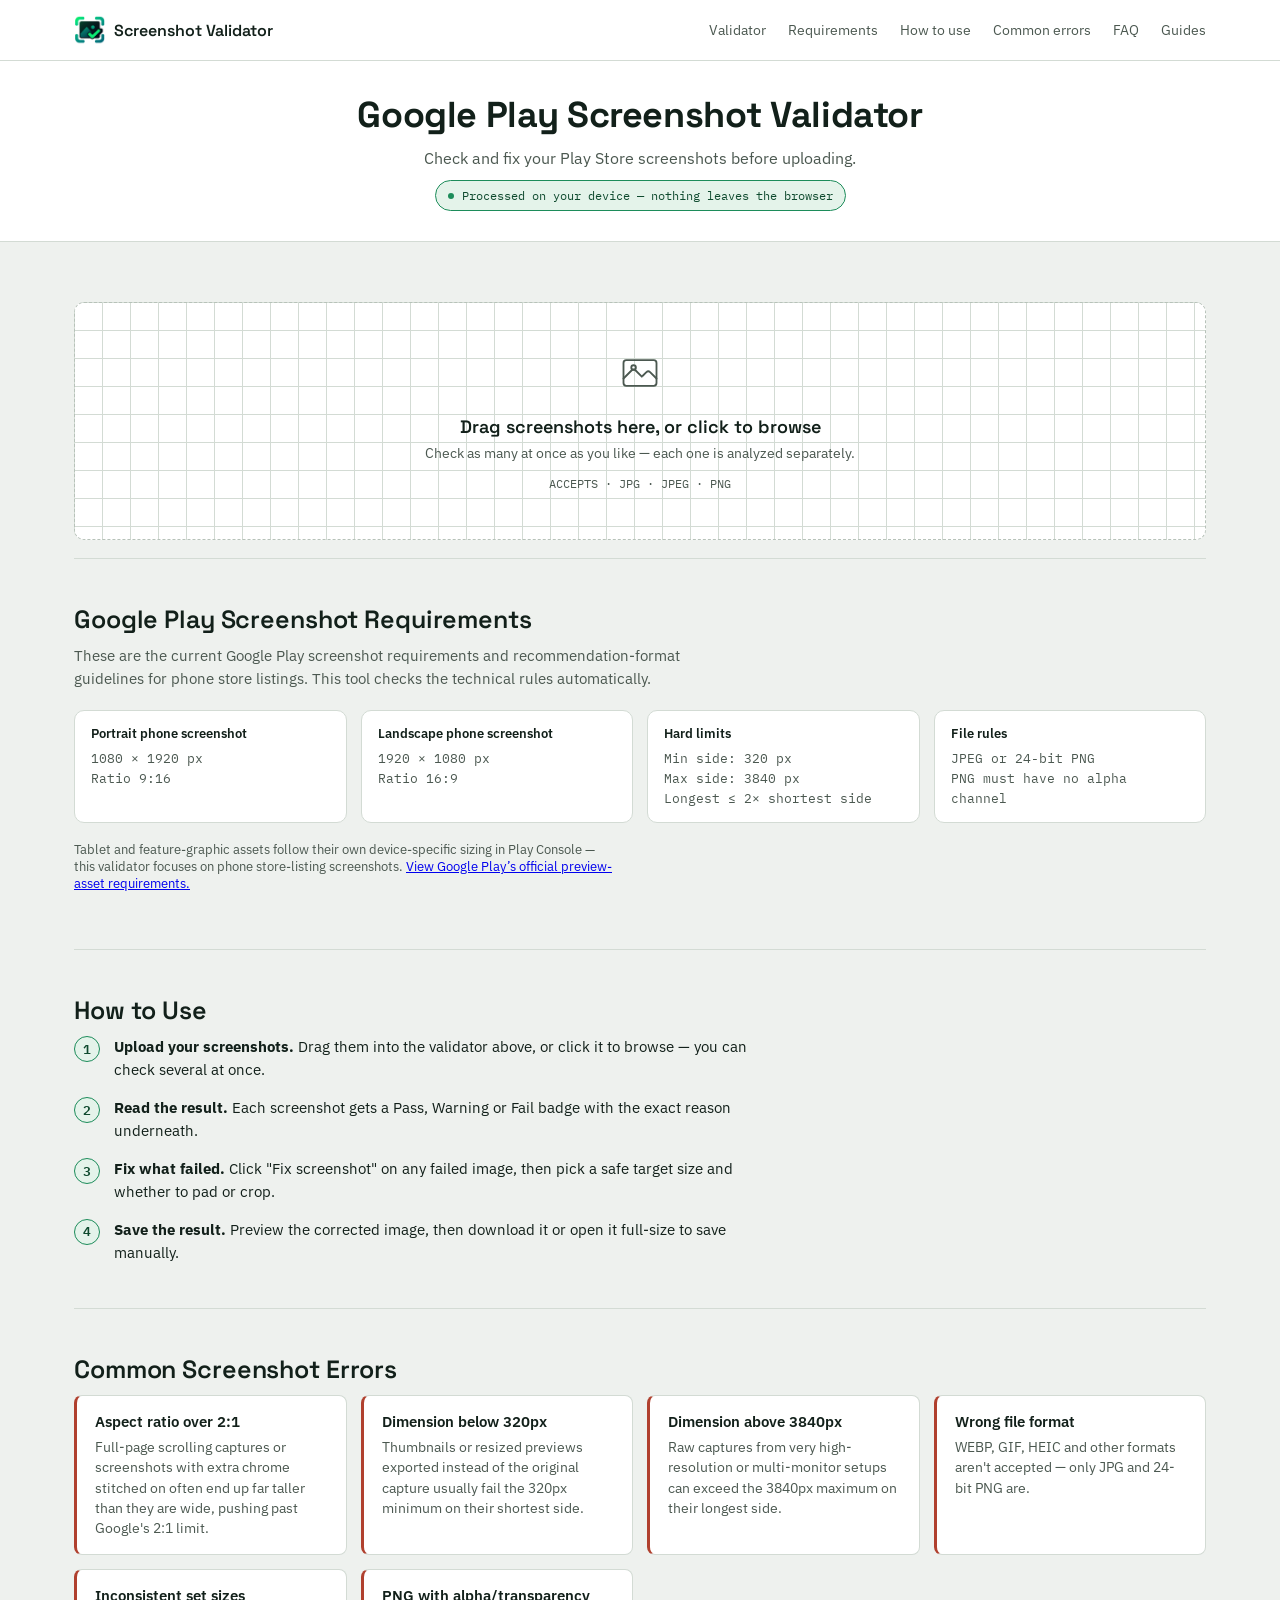
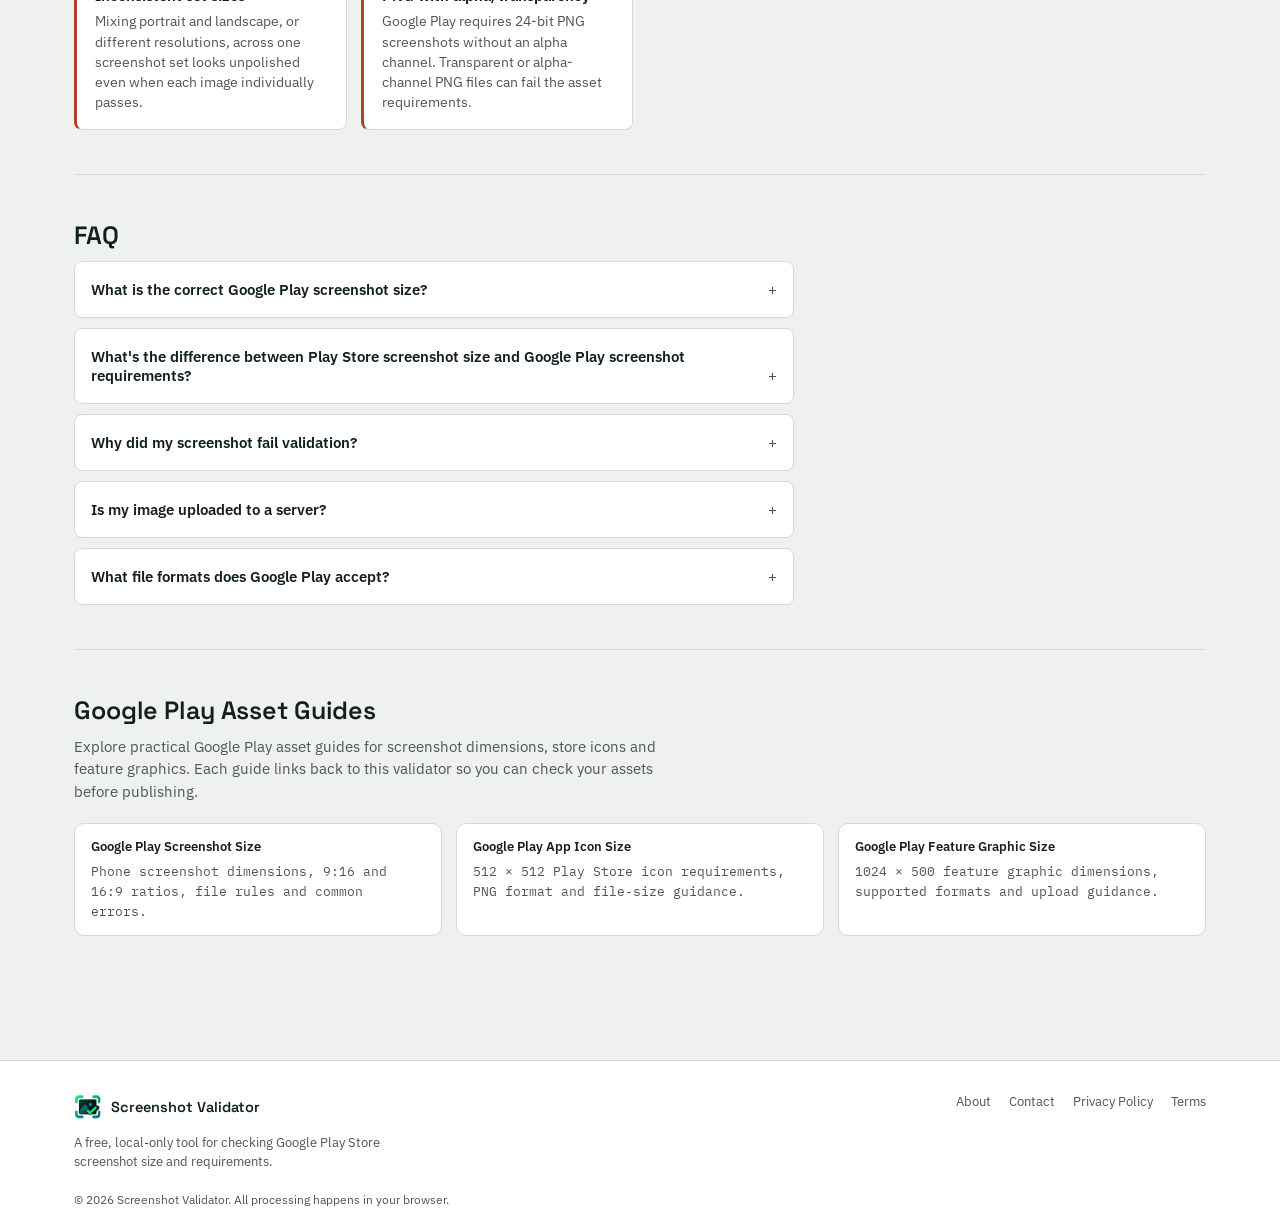
<file: index.html>
<!DOCTYPE html>
<html lang="en">
<head>
<meta charset="UTF-8">
<meta name="viewport" content="width=device-width, initial-scale=1.0">
<title>Google Play Screenshot Validator – Check & Fix Screenshots</title>
<meta name="description" content="Free Google Play Screenshot Validator to check screenshot size, aspect ratio, PNG/JPEG format and fix invalid Play Store screenshots in your browser.">
<meta name="robots" content="index, follow">
<meta name="theme-color" content="#1C8C5A">
<link rel="canonical" href="https://google-play-screenshot-validator-gn.vercel.app/">
<link rel="icon" href="/favicon.ico?v=3" sizes="any">
<link rel="icon" type="image/png" sizes="32x32" href="/favicon-32x32.png?v=3">
<link rel="apple-touch-icon" href="/favicon.png?v=3">

<meta property="og:type" content="website">
<meta property="og:site_name" content="Google Play Screenshot Validator">
<meta property="og:title" content="Google Play Screenshot Validator – Check & Fix Screenshots">
<meta property="og:description" content="Check and fix your Google Play Store screenshots before uploading. Validates size, aspect ratio and format entirely in your browser — nothing is uploaded.">
<meta property="og:url" content="https://google-play-screenshot-validator-gn.vercel.app/">
<meta name="twitter:card" content="summary">
<meta name="twitter:title" content="Google Play Screenshot Validator">
<meta name="twitter:description" content="Check and fix your Google Play Store screenshots before uploading — free, local, no upload.">

<script type="application/ld+json">
{
  "@context": "https://schema.org",
  "@type": "WebApplication",
  "name": "Google Play Screenshot Validator",
  "url": "https://google-play-screenshot-validator-gn.vercel.app/",
  "image": "https://google-play-screenshot-validator-gn.vercel.app/favicon.png",
  "applicationCategory": "DeveloperApplication",
  "operatingSystem": "Any (runs in browser)",
  "description": "Validates Google Play Store screenshots against Google's size, aspect ratio and format requirements, and lets developers fix failed screenshots locally in the browser.",
  "isAccessibleForFree": true,
  "offers": { "@type": "Offer", "price": "0", "priceCurrency": "USD" }
}
</script>
<script type="application/ld+json">
{
  "@context": "https://schema.org",
  "@type": "FAQPage",
  "mainEntity": [
    {
      "@type": "Question",
      "name": "What is the correct Google Play screenshot size?",
      "acceptedAnswer": { "@type": "Answer", "text": "Google Play requires screenshot dimensions from 320px to 3840px, with the longest side no more than twice the shortest side. For apps to be eligible for recommendation formats that use screenshots, Google requires at least four screenshots with a minimum 1080px resolution, using 9:16 portrait or 16:9 landscape." }
    },
    {
      "@type": "Question",
      "name": "What file formats does Google Play accept for screenshots?",
      "acceptedAnswer": { "@type": "Answer", "text": "Google Play accepts JPEG (JPG) or 24-bit PNG screenshots without an alpha channel." }
    },
    {
      "@type": "Question",
      "name": "Why did my screenshot fail Google Play validation?",
      "acceptedAnswer": { "@type": "Answer", "text": "The most common reasons are an aspect ratio beyond the 2:1 maximum, a dimension smaller than 320px, a dimension larger than 3840px, or an unsupported file type such as WEBP or GIF." }
    },
    {
      "@type": "Question",
      "name": "Does this tool upload my screenshots to a server?",
      "acceptedAnswer": { "@type": "Answer", "text": "No. Every check and every fix runs locally in your browser using the Canvas and File APIs. Screenshots are never sent to a server." }
    }
  ]
}
</script>

<link rel="preconnect" href="https://fonts.googleapis.com">
<link rel="preconnect" href="https://fonts.gstatic.com" crossorigin>
<link href="https://fonts.googleapis.com/css2?family=Space+Grotesk:wght@500;600;700&family=IBM+Plex+Mono:wght@400;500;600&family=IBM+Plex+Sans:wght@400;500;600&display=swap" rel="stylesheet">
<style>
  :root {
    --bg: #EEF1EE;
    --surface: #FFFFFF;
    --surface-2: #E4E9E4;
    --ink: #12201A;
    --ink-soft: #4B5850;
    --line: #D3DBD4;
    --line-strong: #B7C2B9;
    --accent: #1C8C5A;
    --accent-ink: #0E4A2E;
    --pass: #1C8C5A;
    --pass-bg: #E4F3EA;
    --warn: #A66A0B;
    --warn-bg: #FBF0DD;
    --fail: #B0402E;
    --fail-bg: #FBE8E4;
    --shadow: 0 1px 2px rgba(18,32,26,0.06), 0 8px 24px -12px rgba(18,32,26,0.18);
    --radius: 10px;
    --font-display: "Space Grotesk", "Segoe UI", system-ui, sans-serif;
    --font-body: "IBM Plex Sans", "Segoe UI", system-ui, sans-serif;
    --font-mono: "IBM Plex Mono", ui-monospace, "SF Mono", Consolas, monospace;
  }

  :root:not([data-theme="light"]) {
    @media (prefers-color-scheme: dark) {
      --bg: #10140F;
      --surface: #171D16;
      --surface-2: #1E251C;
      --ink: #E9EEE7;
      --ink-soft: #A6B3A5;
      --line: #2B342A;
      --line-strong: #3B463A;
      --accent: #3FBE84;
      --accent-ink: #B7EBCF;
      --pass: #3FBE84;
      --pass-bg: #16301F;
      --warn: #E0A542;
      --warn-bg: #332507;
      --fail: #E17862;
      --fail-bg: #3A1712;
      --shadow: 0 1px 2px rgba(0,0,0,0.3), 0 8px 24px -12px rgba(0,0,0,0.5);
    }
  }

  :root[data-theme="dark"] {
    --bg: #10140F;
    --surface: #171D16;
    --surface-2: #1E251C;
    --ink: #E9EEE7;
    --ink-soft: #A6B3A5;
    --line: #2B342A;
    --line-strong: #3B463A;
    --accent: #3FBE84;
    --accent-ink: #B7EBCF;
    --pass: #3FBE84;
    --pass-bg: #16301F;
    --warn: #E0A542;
    --warn-bg: #332507;
    --fail: #E17862;
    --fail-bg: #3A1712;
    --shadow: 0 1px 2px rgba(0,0,0,0.3), 0 8px 24px -12px rgba(0,0,0,0.5);
  }

  * { box-sizing: border-box; }

  html, body {
    margin: 0;
    padding: 0;
    background: var(--bg);
    color: var(--ink);
    font-family: var(--font-body);
    -webkit-font-smoothing: antialiased;
  }

  body {
    min-height: 100vh;
    padding: 0;
  }

  .wrap {
    max-width: 1180px;
    margin: 0 auto;
    padding: 0 24px;
  }

  body > .wrap { padding-top: 32px; padding-bottom: 60px; }

  header.page-head {
    display: flex;
    align-items: flex-end;
    justify-content: space-between;
    gap: 24px;
    flex-wrap: wrap;
    margin-bottom: 32px;
    padding-bottom: 24px;
    border-bottom: 1px solid var(--line);
  }

  .page-head h1 {
    font-family: var(--font-display);
    font-weight: 700;
    font-size: clamp(28px, 4vw, 38px);
    line-height: 1.1;
    margin: 0 0 8px;
    letter-spacing: -0.01em;
  }

  .page-head p {
    margin: 0;
    color: var(--ink-soft);
    font-size: 15px;
    max-width: 52ch;
    line-height: 1.5;
  }

  .badge-local {
    display: inline-flex;
    align-items: center;
    gap: 8px;
    font-family: var(--font-mono);
    font-size: 12px;
    color: var(--accent-ink);
    background: var(--pass-bg);
    border: 1px solid var(--pass);
    padding: 7px 12px;
    border-radius: 100px;
    white-space: nowrap;
  }

  .badge-local::before {
    content: "";
    width: 6px;
    height: 6px;
    border-radius: 50%;
    background: var(--pass);
    flex: none;
  }

  /* Dropzone */
  .dropzone {
    position: relative;
    border: 1.5px dashed var(--line-strong);
    border-radius: var(--radius);
    background: var(--surface);
    background-image:
      linear-gradient(var(--line) 1px, transparent 1px),
      linear-gradient(90deg, var(--line) 1px, transparent 1px);
    background-size: 28px 28px;
    background-position: -1px -1px;
    padding: 48px 24px;
    text-align: center;
    cursor: pointer;
    transition: border-color 0.15s ease, background-color 0.15s ease;
  }

  .dropzone:hover {
    border-color: var(--accent);
  }

  .dropzone.drag-over {
    border-color: var(--accent);
    background-color: var(--pass-bg);
  }

  .dropzone .dz-icon {
    width: 44px;
    height: 44px;
    margin: 0 auto 16px;
    color: var(--ink-soft);
  }

  .dropzone h2 {
    font-family: var(--font-display);
    font-size: 18px;
    margin: 0 0 6px;
    font-weight: 600;
  }

  .dropzone p {
    margin: 0;
    color: var(--ink-soft);
    font-size: 14px;
  }

  .dropzone .dz-formats {
    margin-top: 14px;
    font-family: var(--font-mono);
    font-size: 12px;
    color: var(--ink-soft);
  }

  input[type="file"] { display: none; }

  /* Report bar */
  .report {
    display: none;
    margin-top: 28px;
    gap: 1px;
    background: var(--line);
    border: 1px solid var(--line);
    border-radius: var(--radius);
    overflow: hidden;
    grid-template-columns: repeat(5, 1fr);
  }

  .report.visible { display: grid; }

  @media (max-width: 760px) {
    .report { grid-template-columns: repeat(2, 1fr); }
    .report .report-cell.score-cell { grid-column: 1 / -1; }
  }

  .report-cell {
    background: var(--surface);
    padding: 18px 20px;
  }

  .report-cell .num {
    font-family: var(--font-mono);
    font-size: 26px;
    font-weight: 600;
    line-height: 1;
    display: block;
  }

  .report-cell .lbl {
    font-size: 12.5px;
    color: var(--ink-soft);
    margin-top: 6px;
    display: block;
  }

  .report-cell.pass-cell .num { color: var(--pass); }
  .report-cell.warn-cell .num { color: var(--warn); }
  .report-cell.fail-cell .num { color: var(--fail); }

  .score-cell {
    display: flex;
    align-items: center;
    gap: 14px;
  }

  .score-ring {
    flex: none;
    width: 52px;
    height: 52px;
  }

  .score-cell .score-text .num { font-size: 22px; }

  /* Toolbar */
  .toolbar {
    display: none;
    justify-content: space-between;
    align-items: center;
    margin-top: 28px;
    margin-bottom: 4px;
    flex-wrap: wrap;
    gap: 12px;
  }

  .toolbar.visible { display: flex; }

  .toolbar h3 {
    font-family: var(--font-display);
    font-size: 16px;
    font-weight: 600;
    margin: 0;
  }

  .toolbar-actions { display: flex; gap: 10px; }

  button.ghost-btn {
    font-family: var(--font-body);
    font-size: 13px;
    color: var(--ink-soft);
    background: transparent;
    border: 1px solid var(--line-strong);
    border-radius: 7px;
    padding: 8px 14px;
    cursor: pointer;
    transition: border-color 0.15s ease, color 0.15s ease;
  }

  button.ghost-btn:hover {
    border-color: var(--ink-soft);
    color: var(--ink);
  }

  button.ghost-btn:focus-visible,
  .dropzone:focus-visible,
  .card-remove:focus-visible {
    outline: 2px solid var(--accent);
    outline-offset: 2px;
  }

  /* Grid of cards */
  .grid {
    display: grid;
    grid-template-columns: repeat(auto-fill, minmax(300px, 1fr));
    gap: 16px;
    margin-top: 18px;
  }

  .card {
    background: var(--surface);
    border: 1px solid var(--line);
    border-radius: var(--radius);
    overflow: hidden;
    display: flex;
    flex-direction: column;
    box-shadow: var(--shadow);
    animation: card-in 0.25s ease;
  }

  @keyframes card-in {
    from { opacity: 0; transform: translateY(6px); }
    to { opacity: 1; transform: translateY(0); }
  }

  @media (prefers-reduced-motion: reduce) {
    .card { animation: none; }
  }

  .card-media {
    position: relative;
    background: var(--surface-2);
    aspect-ratio: 16 / 10;
    display: flex;
    align-items: center;
    justify-content: center;
    overflow: hidden;
  }

  .card-media img {
    max-width: 100%;
    max-height: 100%;
    object-fit: contain;
    display: block;
  }

  .status-pill {
    position: absolute;
    top: 10px;
    left: 10px;
    font-family: var(--font-mono);
    font-size: 11.5px;
    font-weight: 600;
    padding: 4px 10px;
    border-radius: 100px;
    border: 1px solid transparent;
    letter-spacing: 0.02em;
  }

  .status-pill.pass { color: var(--pass); background: var(--pass-bg); border-color: var(--pass); }
  .status-pill.warning { color: var(--warn); background: var(--warn-bg); border-color: var(--warn); }
  .status-pill.fail { color: var(--fail); background: var(--fail-bg); border-color: var(--fail); }

  .card-remove {
    position: absolute;
    top: 10px;
    right: 10px;
    width: 26px;
    height: 26px;
    border-radius: 50%;
    background: rgba(18,32,26,0.55);
    color: #fff;
    border: none;
    cursor: pointer;
    display: flex;
    align-items: center;
    justify-content: center;
    font-size: 14px;
    line-height: 1;
  }

  .card-remove:hover { background: rgba(18,32,26,0.8); }

  .card-body {
    padding: 14px 16px 16px;
    display: flex;
    flex-direction: column;
    gap: 12px;
    flex: 1;
  }

  .card-name {
    font-size: 13px;
    font-weight: 600;
    word-break: break-all;
    line-height: 1.3;
  }

  .metrics {
    display: grid;
    grid-template-columns: repeat(2, 1fr);
    gap: 6px 12px;
    font-family: var(--font-mono);
    font-size: 12.5px;
  }

  .metrics div {
    display: flex;
    justify-content: space-between;
    gap: 8px;
    padding: 4px 0;
    border-bottom: 1px dashed var(--line);
  }

  .metrics span.k { color: var(--ink-soft); }
  .metrics span.v { color: var(--ink); text-align: right; }

  .reasons {
    font-size: 12.5px;
    line-height: 1.5;
    color: var(--ink-soft);
    padding-top: 4px;
    border-top: 1px solid var(--line);
  }

  .reasons ul {
    margin: 6px 0 0;
    padding-left: 18px;
  }

  .reasons li { margin-bottom: 4px; }
  .reasons li.reason-fail { color: var(--fail); }
  .reasons li.reason-warn { color: var(--warn); }
  .reasons li.reason-pass { color: var(--pass); }

  /* Reference panel */
  .reference {
    margin-top: 40px;
    border-top: 1px solid var(--line);
    padding-top: 24px;
  }

  .reference h3 {
    font-family: var(--font-display);
    font-size: 15px;
    font-weight: 600;
    margin: 0 0 14px;
  }

  .ref-grid {
    display: grid;
    grid-template-columns: repeat(auto-fit, minmax(220px, 1fr));
    gap: 14px;
  }

  .ref-card {
    background: var(--surface);
    border: 1px solid var(--line);
    border-radius: var(--radius);
    padding: 14px 16px;
  }

  .ref-card .ref-title {
    font-size: 13px;
    font-weight: 600;
    margin-bottom: 6px;
  }

  .ref-card .ref-spec {
    font-family: var(--font-mono);
    font-size: 12.5px;
    color: var(--ink-soft);
    line-height: 1.6;
  }

  .guide-card {
    display: block;
    color: var(--ink);
    text-decoration: none;
    transition: border-color 0.15s ease, transform 0.15s ease, box-shadow 0.15s ease;
  }

  .guide-card:hover {
    border-color: var(--accent);
    transform: translateY(-2px);
    box-shadow: var(--shadow);
  }

  .guide-card .ref-title {
    color: var(--ink);
  }

  .empty-hint {
    text-align: center;
    color: var(--ink-soft);
    font-size: 13px;
    margin-top: 14px;
  }

  /* Fix button on failed cards */
  .fix-btn {
    font-family: var(--font-body);
    font-size: 13px;
    font-weight: 600;
    color: #fff;
    background: var(--fail);
    border: none;
    border-radius: 7px;
    padding: 9px 14px;
    cursor: pointer;
    width: 100%;
    transition: opacity 0.15s ease;
  }

  .fix-btn:hover { opacity: 0.88; }

  /* Modal */
  .modal-overlay {
    display: none;
    position: fixed;
    inset: 0;
    background: rgba(10,16,12,0.55);
    align-items: center;
    justify-content: center;
    padding: 20px;
    z-index: 100;
  }

  .modal-overlay.open { display: flex; }

  .modal {
    background: var(--surface);
    border: 1px solid var(--line);
    border-radius: 14px;
    box-shadow: var(--shadow);
    width: 100%;
    max-width: 720px;
    max-height: 90vh;
    overflow-y: auto;
  }

  .modal-header {
    display: flex;
    align-items: flex-start;
    justify-content: space-between;
    gap: 16px;
    padding: 20px 24px 0;
  }

  .modal-header h2 {
    font-family: var(--font-display);
    font-size: 19px;
    font-weight: 600;
    margin: 0 0 4px;
  }

  .modal-header .modal-file {
    font-family: var(--font-mono);
    font-size: 12.5px;
    color: var(--ink-soft);
    word-break: break-all;
  }

  .modal-close {
    flex: none;
    width: 30px;
    height: 30px;
    border-radius: 50%;
    border: 1px solid var(--line-strong);
    background: transparent;
    color: var(--ink-soft);
    font-size: 14px;
    cursor: pointer;
  }

  .modal-close:hover { color: var(--ink); border-color: var(--ink-soft); }

  .modal-body { padding: 16px 24px 24px; }

  .fix-explain {
    background: var(--fail-bg);
    border: 1px solid var(--fail);
    color: var(--fail);
    border-radius: 8px;
    padding: 12px 14px;
    font-size: 13.5px;
    line-height: 1.5;
    margin-bottom: 20px;
  }

  .fix-section { margin-bottom: 20px; }

  .fix-section .fix-label {
    font-size: 12.5px;
    font-weight: 600;
    color: var(--ink-soft);
    margin-bottom: 8px;
    display: block;
  }

  .option-row {
    display: flex;
    gap: 10px;
    flex-wrap: wrap;
  }

  .option-card {
    flex: 1;
    min-width: 160px;
    text-align: left;
    background: var(--surface-2);
    border: 1.5px solid var(--line);
    border-radius: 8px;
    padding: 12px 14px;
    cursor: pointer;
    font-family: var(--font-body);
  }

  .option-card .oc-title {
    font-family: var(--font-mono);
    font-weight: 600;
    font-size: 14px;
    color: var(--ink);
  }

  .option-card .oc-sub {
    font-size: 12px;
    color: var(--ink-soft);
    margin-top: 2px;
  }

  .option-card.selected {
    border-color: var(--accent);
    background: var(--pass-bg);
  }

  .option-card.selected .oc-title { color: var(--accent-ink); }

  .bg-swatch-row {
    display: flex;
    gap: 8px;
    align-items: center;
  }

  .bg-swatch {
    width: 30px;
    height: 30px;
    border-radius: 6px;
    border: 1.5px solid var(--line-strong);
    cursor: pointer;
  }

  .bg-swatch.selected { outline: 2px solid var(--accent); outline-offset: 2px; }

  .preview-wrap {
    background: var(--surface-2);
    border: 1px solid var(--line);
    border-radius: 8px;
    display: flex;
    align-items: center;
    justify-content: center;
    padding: 16px;
    min-height: 200px;
  }

  .preview-wrap canvas {
    max-width: 100%;
    max-height: 320px;
    border-radius: 4px;
    box-shadow: 0 1px 4px rgba(0,0,0,0.15);
  }

  .result-note {
    font-family: var(--font-mono);
    font-size: 12.5px;
    color: var(--pass);
    margin-top: 10px;
    text-align: center;
  }

  .modal-footer {
    display: flex;
    justify-content: flex-end;
    gap: 10px;
    margin-top: 22px;
  }

  button.primary-btn {
    font-family: var(--font-body);
    font-size: 13.5px;
    font-weight: 600;
    color: #fff;
    background: var(--accent);
    border: none;
    border-radius: 8px;
    padding: 10px 18px;
    cursor: pointer;
    transition: opacity 0.15s ease;
  }

  button.primary-btn:hover { opacity: 0.9; }

  .fix-notice {
    font-size: 12.5px;
    line-height: 1.5;
    color: var(--warn);
    background: var(--warn-bg);
    border: 1px solid var(--warn);
    border-radius: 8px;
    padding: 10px 12px;
  }

  .preview-wrap-full {
    min-height: 240px;
  }

  .preview-wrap-full img {
    max-width: 100%;
    max-height: 360px;
    border-radius: 4px;
    box-shadow: 0 1px 4px rgba(0,0,0,0.15);
    display: block;
  }

  .preview-metrics {
    grid-template-columns: repeat(3, 1fr);
    margin-top: 16px;
  }

  @media (max-width: 560px) {
    .preview-metrics { grid-template-columns: 1fr; }
  }

  .preview-modal.fullsize {
    max-width: 96vw;
    max-height: 96vh;
  }

  .preview-modal.fullsize .preview-metrics,
  .preview-modal.fullsize .modal-header .modal-file {
    display: none;
  }

  .preview-modal.fullsize .preview-wrap-full {
    background: #111;
    padding: 0;
  }

  .preview-modal.fullsize .preview-wrap-full img {
    max-height: 84vh;
  }

  /* ---------- Site chrome (header, hero, content sections, footer) ---------- */

  html { scroll-behavior: smooth; }

  .skip-link {
    position: absolute;
    left: -999px;
    top: 0;
    background: var(--accent);
    color: #fff;
    padding: 10px 16px;
    border-radius: 0 0 8px 0;
    z-index: 200;
    font-size: 13px;
  }

  .skip-link:focus { left: 0; }

  .site-header {
    position: sticky;
    top: 0;
    z-index: 40;
    background: var(--surface);
    border-bottom: 1px solid var(--line);
  }

  .site-header-inner {
    display: flex;
    align-items: center;
    justify-content: space-between;
    gap: 20px;
    padding: 14px 24px;
    flex-wrap: wrap;
  }

  .brand {
    display: inline-flex;
    align-items: center;
    gap: 8px;
    font-family: var(--font-display);
    font-weight: 600;
    font-size: 16px;
    color: var(--ink);
    text-decoration: none;
  }

  .brand-icon {
    width: 32px;
    height: 32px;
    flex: none;
    object-fit: contain;
    display: block;
  }

  .footer-brand-line {
    display: inline-flex;
    align-items: center;
    gap: 9px;
  }

  .footer-brand-icon {
    width: 28px;
    height: 28px;
    flex: none;
    object-fit: contain;
    display: block;
  }

  @media (max-width: 560px) {
    .brand-icon {
      width: 28px;
      height: 28px;
    }

    .brand {
      font-size: 15px;
    }
  }

  .brand-mark {
    display: inline-flex;
    align-items: center;
    justify-content: center;
    width: 22px;
    height: 22px;
    border-radius: 6px;
    background: var(--accent);
    color: #fff;
    font-size: 10px;
  }

  .site-nav {
    display: flex;
    gap: 22px;
    flex-wrap: wrap;
  }

  .site-nav a {
    font-size: 13.5px;
    color: var(--ink-soft);
    text-decoration: none;
  }

  .site-nav a:hover { color: var(--accent-ink); }

  .hero {
    background: var(--surface);
    border-bottom: 1px solid var(--line);
    padding: 34px 24px 30px;
  }

  .hero-inner {
    text-align: center;
    display: flex;
    flex-direction: column;
    align-items: center;
    gap: 12px;
    padding: 0;
  }

  .hero h1 {
    font-family: var(--font-display);
    font-weight: 700;
    font-size: clamp(26px, 4vw, 36px);
    line-height: 1.15;
    margin: 0;
    letter-spacing: -0.01em;
  }

  .hero p {
    margin: 0;
    color: var(--ink-soft);
    font-size: 16px;
    max-width: 46ch;
  }

  .tool-section { padding-top: 28px; }

  .content-section {
    padding: 44px 0;
    border-top: 1px solid var(--line);
  }

  .section-title {
    font-family: var(--font-display);
    font-size: clamp(20px, 3vw, 25px);
    font-weight: 600;
    margin: 0 0 10px;
    letter-spacing: -0.005em;
  }

  .section-lead {
    color: var(--ink-soft);
    font-size: 14.5px;
    max-width: 68ch;
    line-height: 1.55;
    margin: 0 0 20px;
  }

  .section-note {
    color: var(--ink-soft);
    font-size: 13px;
    margin-top: 18px;
    max-width: 68ch;
  }

  .steps-list {
    list-style: none;
    margin: 0;
    padding: 0;
    display: flex;
    flex-direction: column;
    gap: 16px;
    max-width: 68ch;
  }

  .steps-list li {
    display: flex;
    gap: 14px;
    align-items: flex-start;
    font-size: 14.5px;
    line-height: 1.55;
  }

  .step-num {
    flex: none;
    width: 26px;
    height: 26px;
    border-radius: 50%;
    background: var(--pass-bg);
    color: var(--accent-ink);
    border: 1px solid var(--accent);
    display: flex;
    align-items: center;
    justify-content: center;
    font-family: var(--font-mono);
    font-size: 12.5px;
    font-weight: 600;
  }

  .error-grid {
    display: grid;
    grid-template-columns: repeat(auto-fit, minmax(240px, 1fr));
    gap: 14px;
  }

  .error-card {
    background: var(--surface);
    border: 1px solid var(--line);
    border-left: 3px solid var(--fail);
    border-radius: 8px;
    padding: 16px 18px;
  }

  .error-title {
    font-weight: 600;
    font-size: 14.5px;
    margin-bottom: 6px;
  }

  .error-card p {
    margin: 0;
    font-size: 13.5px;
    color: var(--ink-soft);
    line-height: 1.5;
  }

  .faq-list {
    display: flex;
    flex-direction: column;
    gap: 10px;
    max-width: 72ch;
  }

  .faq-item {
    background: var(--surface);
    border: 1px solid var(--line);
    border-radius: 8px;
    padding: 4px 16px;
  }

  .faq-item summary {
    cursor: pointer;
    font-weight: 600;
    font-size: 14.5px;
    padding: 14px 0;
    list-style: none;
  }

  .faq-item summary::-webkit-details-marker { display: none; }

  .faq-item summary::after {
    content: "+";
    float: right;
    color: var(--ink-soft);
    font-weight: 400;
  }

  .faq-item[open] summary::after { content: "−"; }

  .faq-item p {
    margin: 0 0 16px;
    font-size: 13.5px;
    color: var(--ink-soft);
    line-height: 1.55;
  }

  .site-footer {
    margin-top: 20px;
    background: var(--surface);
    border-top: 1px solid var(--line);
  }

  .site-footer-inner {
    display: flex;
    justify-content: space-between;
    align-items: flex-start;
    gap: 24px;
    flex-wrap: wrap;
    padding: 32px 24px 20px;
  }

  .footer-brand {
    font-family: var(--font-display);
    font-weight: 600;
    font-size: 14.5px;
    max-width: 40ch;
  }

  .footer-brand p {
    margin: 8px 0 0;
    font-family: var(--font-body);
    font-weight: 400;
    font-size: 13px;
    color: var(--ink-soft);
    line-height: 1.5;
  }

  .footer-links {
    display: flex;
    gap: 18px;
    flex-wrap: wrap;
  }

  .footer-links a {
    font-size: 13px;
    color: var(--ink-soft);
    text-decoration: none;
  }

  .footer-links a:hover { color: var(--accent-ink); }

  .footer-copy {
    font-size: 12px;
    color: var(--ink-soft);
    padding: 0 24px 24px;
  }
</style>
</head>
<body>
<a class="skip-link" href="#validator">Skip to validator</a>

<header class="site-header">
  <div class="wrap site-header-inner">
    <a class="brand" href="#top" aria-label="Screenshot Validator home">
      <img class="brand-icon" src="/favicon.png" alt="" width="32" height="32" aria-hidden="true">
      <span>Screenshot Validator</span>
    </a>
    <nav class="site-nav" aria-label="Primary">
      <a href="#validator">Validator</a>
      <a href="#requirements">Requirements</a>
      <a href="#how-to-use">How to use</a>
      <a href="#common-errors">Common errors</a>
      <a href="#faq">FAQ</a>
      <a href="#guides">Guides</a>
    </nav>
  </div>
</header>

<section class="hero" id="top">
  <div class="wrap hero-inner">
    <h1>Google Play Screenshot Validator</h1>
    <p>Check and fix your Play Store screenshots before uploading.</p>
    <span class="badge-local">Processed on your device — nothing leaves the browser</span>
  </div>
</section>

<div class="wrap">

  <section id="validator" class="tool-section" aria-label="Screenshot validator">

  <div class="dropzone" id="dropzone" tabindex="0" role="button" aria-label="Upload screenshots">
    <svg class="dz-icon" viewBox="0 0 48 48" fill="none" xmlns="http://www.w3.org/2000/svg">
      <rect x="6" y="10" width="36" height="28" rx="3" stroke="currentColor" stroke-width="2"/>
      <path d="M6 30l9-9a3 3 0 014 0l7 7" stroke="currentColor" stroke-width="2" stroke-linecap="round" stroke-linejoin="round"/>
      <path d="M27 27l4-4a3 3 0 014 0l7 7" stroke="currentColor" stroke-width="2" stroke-linecap="round" stroke-linejoin="round"/>
      <circle cx="17" cy="18" r="2.5" stroke="currentColor" stroke-width="2"/>
    </svg>
    <h2>Drag screenshots here, or click to browse</h2>
    <p>Check as many at once as you like — each one is analyzed separately.</p>
    <div class="dz-formats">ACCEPTS · JPG · JPEG · PNG</div>
    <input type="file" id="fileInput" accept="image/jpeg,image/png" multiple>
  </div>

  <div class="report" id="report">
    <div class="report-cell">
      <span class="num" id="statTotal">0</span>
      <span class="lbl">Total screenshots</span>
    </div>
    <div class="report-cell pass-cell">
      <span class="num" id="statPass">0</span>
      <span class="lbl">Passed</span>
    </div>
    <div class="report-cell warn-cell">
      <span class="num" id="statWarn">0</span>
      <span class="lbl">Warnings</span>
    </div>
    <div class="report-cell fail-cell">
      <span class="num" id="statFail">0</span>
      <span class="lbl">Failed</span>
    </div>
    <div class="report-cell score-cell">
      <svg class="score-ring" id="scoreRing" viewBox="0 0 52 52">
        <circle cx="26" cy="26" r="22" fill="none" stroke="var(--line)" stroke-width="5"/>
        <circle id="scoreArc" cx="26" cy="26" r="22" fill="none" stroke="var(--accent)" stroke-width="5"
          stroke-linecap="round" stroke-dasharray="138.2" stroke-dashoffset="138.2"
          transform="rotate(-90 26 26)"/>
      </svg>
      <div class="score-text">
        <span class="num" id="statScore">0%</span>
        <span class="lbl">Readiness score</span>
      </div>
    </div>
  </div>

  <div class="toolbar" id="toolbar">
    <h3 id="toolbarTitle">Results</h3>
    <div class="toolbar-actions">
      <button class="ghost-btn" id="clearAllBtn">Clear all</button>
    </div>
  </div>

  <div class="grid" id="grid"></div>

  </section>

  <section id="requirements" class="content-section">
    <h2 class="section-title">Google Play Screenshot Requirements</h2>
    <p class="section-lead">These are the current Google Play screenshot requirements and recommendation-format guidelines for phone store listings. This tool checks the technical rules automatically.</p>
    <div class="ref-grid">
      <div class="ref-card">
        <div class="ref-title">Portrait phone screenshot</div>
        <div class="ref-spec">1080 × 1920 px<br>Ratio 9:16</div>
      </div>
      <div class="ref-card">
        <div class="ref-title">Landscape phone screenshot</div>
        <div class="ref-spec">1920 × 1080 px<br>Ratio 16:9</div>
      </div>
      <div class="ref-card">
        <div class="ref-title">Hard limits</div>
        <div class="ref-spec">Min side: 320 px<br>Max side: 3840 px<br>Longest ≤ 2× shortest side</div>
      </div>
      <div class="ref-card">
        <div class="ref-title">File rules</div>
        <div class="ref-spec">JPEG or 24-bit PNG<br>PNG must have no alpha channel</div>
      </div>
    </div>
    <p class="section-note">Tablet and feature-graphic assets follow their own device-specific sizing in Play Console — this validator focuses on phone store-listing screenshots. <a href="https://support.google.com/googleplay/android-developer/answer/9866151" target="_blank" rel="noopener noreferrer">View Google Play’s official preview-asset requirements.</a></p>
  </section>

  <section id="how-to-use" class="content-section">
    <h2 class="section-title">How to Use</h2>
    <ol class="steps-list">
      <li><span class="step-num">1</span><div><strong>Upload your screenshots.</strong> Drag them into the validator above, or click it to browse — you can check several at once.</div></li>
      <li><span class="step-num">2</span><div><strong>Read the result.</strong> Each screenshot gets a Pass, Warning or Fail badge with the exact reason underneath.</div></li>
      <li><span class="step-num">3</span><div><strong>Fix what failed.</strong> Click "Fix screenshot" on any failed image, then pick a safe target size and whether to pad or crop.</div></li>
      <li><span class="step-num">4</span><div><strong>Save the result.</strong> Preview the corrected image, then download it or open it full-size to save manually.</div></li>
    </ol>
  </section>

  <section id="common-errors" class="content-section">
    <h2 class="section-title">Common Screenshot Errors</h2>
    <div class="error-grid">
      <div class="error-card">
        <div class="error-title">Aspect ratio over 2:1</div>
        <p>Full-page scrolling captures or screenshots with extra chrome stitched on often end up far taller than they are wide, pushing past Google's 2:1 limit.</p>
      </div>
      <div class="error-card">
        <div class="error-title">Dimension below 320px</div>
        <p>Thumbnails or resized previews exported instead of the original capture usually fail the 320px minimum on their shortest side.</p>
      </div>
      <div class="error-card">
        <div class="error-title">Dimension above 3840px</div>
        <p>Raw captures from very high-resolution or multi-monitor setups can exceed the 3840px maximum on their longest side.</p>
      </div>
      <div class="error-card">
        <div class="error-title">Wrong file format</div>
        <p>WEBP, GIF, HEIC and other formats aren't accepted — only JPG and 24-bit PNG are.</p>
      </div>
      <div class="error-card">
        <div class="error-title">Inconsistent set sizes</div>
        <p>Mixing portrait and landscape, or different resolutions, across one screenshot set looks unpolished even when each image individually passes.</p>
      </div>
      <div class="error-card">
        <div class="error-title">PNG with alpha/transparency</div>
        <p>Google Play requires 24-bit PNG screenshots without an alpha channel. Transparent or alpha-channel PNG files can fail the asset requirements.</p>
      </div>
    </div>
  </section>

  <section id="faq" class="content-section">
    <h2 class="section-title">FAQ</h2>
    <div class="faq-list">
      <details class="faq-item">
        <summary>What is the correct Google Play screenshot size?</summary>
        <p>Google Play requires dimensions from 320px to 3840px, with the longest side no more than twice the shortest. For app recommendation formats that use screenshots, provide at least four screenshots at 1080px minimum resolution, using 1080×1920 portrait or 1920×1080 landscape.</p>
      </details>
      <details class="faq-item">
        <summary>What's the difference between Play Store screenshot size and Google Play screenshot requirements?</summary>
        <p>They describe the same thing from two angles: "screenshot size" refers to the pixel dimensions and ratio, while "requirements" also cover accepted file formats (JPG/PNG) and how many screenshots your listing needs.</p>
      </details>
      <details class="faq-item">
        <summary>Why did my screenshot fail validation?</summary>
        <p>Usually one of four reasons: the aspect ratio exceeds 2:1, a side is under 320px, a side is over 3840px, or the file isn't JPG/PNG. This tool names the exact reason under each result.</p>
      </details>
      <details class="faq-item">
        <summary>Is my image uploaded to a server?</summary>
        <p>No. Validation and fixing both run locally using your browser's File and Canvas APIs. Your screenshots never leave your device.</p>
      </details>
      <details class="faq-item">
        <summary>What file formats does Google Play accept?</summary>
        <p>JPEG (JPG) or 24-bit PNG without an alpha channel. This validator checks both the file type and PNG alpha/bit-depth rules.</p>
      </details>
    </div>
  </section>

  <section id="guides" class="content-section">
    <h2 class="section-title">Google Play Asset Guides</h2>
    <p class="section-lead">Explore practical Google Play asset guides for screenshot dimensions, store icons and feature graphics. Each guide links back to this validator so you can check your assets before publishing.</p>

    <div class="ref-grid">
      <a class="ref-card guide-card" href="/google-play-screenshot-size.html">
        <div class="ref-title">Google Play Screenshot Size</div>
        <div class="ref-spec">Phone screenshot dimensions, 9:16 and 16:9 ratios, file rules and common errors.</div>
      </a>

      <a class="ref-card guide-card" href="/google-play-app-icon-size.html">
        <div class="ref-title">Google Play App Icon Size</div>
        <div class="ref-spec">512 × 512 Play Store icon requirements, PNG format and file-size guidance.</div>
      </a>

      <a class="ref-card guide-card" href="/google-play-feature-graphic-size.html">
        <div class="ref-title">Google Play Feature Graphic Size</div>
        <div class="ref-spec">1024 × 500 feature graphic dimensions, supported formats and upload guidance.</div>
      </a>
    </div>
  </section>

</div>

<footer class="site-footer">
  <div class="wrap site-footer-inner">
    <div class="footer-brand">
      <div class="footer-brand-line">
        <img class="footer-brand-icon" src="/favicon.png" alt="" width="28" height="28" aria-hidden="true">
        <span>Screenshot Validator</span>
      </div>
      <p>A free, local-only tool for checking Google Play Store screenshot size and requirements.</p>
    </div>
    <nav class="footer-links" aria-label="Footer">
      <a href="about.html">About</a>
      <a href="contact.html">Contact</a>
      <a href="privacy.html">Privacy Policy</a>
      <a href="terms.html">Terms</a>
    </nav>
  </div>
  <div class="wrap footer-copy">© <span id="footerYear"></span> Screenshot Validator. All processing happens in your browser.</div>
</footer>

<div class="modal-overlay" id="fixModal" aria-hidden="true">
  <div class="modal" role="dialog" aria-modal="true" aria-labelledby="fixModalTitle">
    <div class="modal-header">
      <div>
        <h2 id="fixModalTitle">Fix screenshot</h2>
        <div class="modal-file" id="fixModalFile"></div>
      </div>
      <button class="modal-close" id="fixModalClose" aria-label="Close">✕</button>
    </div>
    <div class="modal-body">
      <div class="fix-explain" id="fixExplain"></div>

      <div class="fix-section">
        <span class="fix-label">Target size</span>
        <div class="option-row" id="fixSizeOptions"></div>
      </div>

      <div class="fix-section">
        <span class="fix-label">How should it fit?</span>
        <div class="option-row" id="fixModeOptions"></div>
      </div>

      <div class="fix-section" id="fixBgSection">
        <span class="fix-label">Padding color</span>
        <div class="bg-swatch-row">
          <button class="bg-swatch selected" data-bg="#FFFFFF" style="background:#FFFFFF" aria-label="White padding"></button>
          <button class="bg-swatch" data-bg="#000000" style="background:#000000" aria-label="Black padding"></button>
        </div>
      </div>

      <div class="fix-section">
        <span class="fix-label">Preview</span>
        <div class="preview-wrap">
          <canvas id="fixCanvas"></canvas>
        </div>
        <div class="result-note" id="fixResultNote"></div>
      </div>

      <div class="fix-section" id="fixDownloadNotice" style="display:none;">
        <div class="fix-notice">If your browser blocks a download, use “Open Fixed Image” and save the preview manually.</div>
      </div>

      <div class="modal-footer">
        <button class="ghost-btn" id="fixCancelBtn">Cancel</button>
        <button class="ghost-btn" id="fixOpenBtn">Open Fixed Image</button>
        <button class="primary-btn" id="fixDownloadBtn">Download Fixed Image</button>
      </div>
    </div>
  </div>
</div>

<div class="modal-overlay" id="previewModal" aria-hidden="true">
  <div class="modal preview-modal" id="previewModalBox" role="dialog" aria-modal="true" aria-labelledby="previewModalTitle">
    <div class="modal-header">
      <div>
        <h2 id="previewModalTitle">Fixed image</h2>
        <div class="modal-file" id="previewModalFile"></div>
      </div>
      <button class="modal-close" id="previewModalClose" aria-label="Close">✕</button>
    </div>
    <div class="modal-body">
      <div class="preview-wrap preview-wrap-full">
        <img id="previewImg" alt="Fixed screenshot">
      </div>

      <div class="metrics preview-metrics">
        <div><span class="k">Dimensions</span><span class="v" id="previewDims"></span></div>
        <div><span class="k">Aspect ratio</span><span class="v" id="previewRatio"></span></div>
        <div><span class="k">File type</span><span class="v" id="previewType"></span></div>
      </div>

      <div class="modal-footer">
        <button class="ghost-btn" id="previewFullBtn">View Full Size</button>
        <button class="ghost-btn" id="previewCloseBtn">Close</button>
      </div>
    </div>
  </div>
</div>

<script>
(function () {
  const dropzone = document.getElementById('dropzone');
  const fileInput = document.getElementById('fileInput');
  const grid = document.getElementById('grid');
  const report = document.getElementById('report');
  const toolbar = document.getElementById('toolbar');
  const toolbarTitle = document.getElementById('toolbarTitle');
  const clearAllBtn = document.getElementById('clearAllBtn');

  const statTotal = document.getElementById('statTotal');
  const statPass = document.getElementById('statPass');
  const statWarn = document.getElementById('statWarn');
  const statFail = document.getElementById('statFail');
  const statScore = document.getElementById('statScore');
  const scoreArc = document.getElementById('scoreArc');

  const MIN_DIM = 320;
  const MAX_DIM = 3840;
  const MAX_RATIO = 2;
  const STANDARD_RATIO = 16 / 9;
  const RATIO_TOLERANCE = 0.05;

  let items = []; // { id, file, url, width, height, status, reasons }
  let seq = 0;

  function formatBytes(bytes) {
    if (bytes < 1024) return bytes + ' B';
    if (bytes < 1024 * 1024) return (bytes / 1024).toFixed(1) + ' KB';
    return (bytes / (1024 * 1024)).toFixed(2) + ' MB';
  }

  function niceType(mime) {
    if (mime === 'image/jpeg') return 'JPEG';
    if (mime === 'image/png') return 'PNG';
    return mime || 'Unknown';
  }

  async function inspectPng(file) {
    if (file.type !== 'image/png') {
      return { isPng: false, valid24BitNoAlpha: true, hasAlpha: false, bitDepth: null, colorType: null };
    }

    try {
      const bytes = new Uint8Array(await file.arrayBuffer());
      const signature = [137, 80, 78, 71, 13, 10, 26, 10];
      const isPng = signature.every((v, i) => bytes[i] === v);
      if (!isPng || bytes.length < 33) {
        return { isPng: true, valid24BitNoAlpha: false, hasAlpha: true, bitDepth: null, colorType: null };
      }

      // IHDR starts immediately after the 8-byte signature.
      // Bit depth is byte 24; color type is byte 25.
      const bitDepth = bytes[24];
      const colorType = bytes[25];

      // PNG color types 4 and 6 contain an alpha channel.
      let hasAlpha = colorType === 4 || colorType === 6;

      // Indexed/grayscale/truecolor PNGs can also contain transparency via tRNS.
      let offset = 8;
      while (offset + 12 <= bytes.length) {
        const length =
          ((bytes[offset] << 24) >>> 0) |
          (bytes[offset + 1] << 16) |
          (bytes[offset + 2] << 8) |
          bytes[offset + 3];
        const typeCode = String.fromCharCode(
          bytes[offset + 4], bytes[offset + 5], bytes[offset + 6], bytes[offset + 7]
        );
        if (typeCode === 'tRNS') hasAlpha = true;
        offset += 12 + length;
        if (typeCode === 'IEND') break;
      }

      // Google's requirement is 24-bit PNG without alpha:
      // 8-bit per RGB channel (color type 2), no tRNS.
      const valid24BitNoAlpha = bitDepth === 8 && colorType === 2 && !hasAlpha;
      return { isPng: true, valid24BitNoAlpha, hasAlpha, bitDepth, colorType };
    } catch (e) {
      return { isPng: true, valid24BitNoAlpha: false, hasAlpha: true, bitDepth: null, colorType: null };
    }
  }

  function validate(width, height, sizeBytes, type, pngInfo) {
    const reasons = [];
    let status = 'pass';

    const validTypes = ['image/jpeg', 'image/png'];
    if (!validTypes.includes(type)) {
      status = 'fail';
      reasons.push({ level: 'fail', text: 'Unsupported file type — only JPG and PNG are accepted by Google Play.' });
    }

    if (type === 'image/png' && pngInfo && !pngInfo.valid24BitNoAlpha) {
      status = 'fail';
      if (pngInfo.hasAlpha) {
        reasons.push({ level: 'fail', text: 'PNG contains an alpha/transparency channel. Google Play requires 24-bit PNG without alpha.' });
      } else {
        reasons.push({ level: 'fail', text: 'PNG is not 24-bit RGB. Google Play requires a 24-bit PNG without alpha.' });
      }
    }

    const shortest = Math.min(width, height);
    const longest = Math.max(width, height);
    const ratio = shortest > 0 ? longest / shortest : 0;

    if (shortest < MIN_DIM) {
      status = 'fail';
      reasons.push({ level: 'fail', text: `Minimum allowed dimension is ${MIN_DIM}px. Shortest side is ${shortest}px.` });
    }

    if (longest > MAX_DIM) {
      status = 'fail';
      reasons.push({ level: 'fail', text: `Maximum allowed dimension is ${MAX_DIM}px. Longest side is ${longest}px.` });
    }

    if (shortest >= MIN_DIM && ratio > MAX_RATIO) {
      status = 'fail';
      reasons.push({ level: 'fail', text: `Longest side must not exceed ${MAX_RATIO}× the shortest side. Current ratio is ${ratio.toFixed(2)}:1.` });
    }

    if (status !== 'fail') {
      const diff = Math.abs(ratio - STANDARD_RATIO) / STANDARD_RATIO;
      if (diff > RATIO_TOLERANCE) {
        status = 'warning';
        reasons.push({ level: 'warn', text: `Aspect ratio ${ratio.toFixed(2)}:1 differs from the standard 16:9 layout Google Play recommends.` });
      }
      if (longest < 1080) {
        status = 'warning';
        reasons.push({ level: 'warn', text: `Longest side is ${longest}px — 1080px or more is recommended for a sharp store listing.` });
      }
    }

    if (status === 'pass') {
      reasons.push({ level: 'pass', text: 'Meets all Google Play screenshot requirements.' });
    }

    return { status, reasons, ratio, shortest, longest };
  }

  function orientation(width, height) {
    if (width === height) return 'Square';
    return width > height ? 'Landscape' : 'Portrait';
  }

  function addFiles(fileList) {
    const files = Array.from(fileList).filter(f =>
      f.type === 'image/jpeg' || f.type === 'image/png'
    );
    files.forEach(readFile);
  }

  function readFile(file) {
    const id = 'shot-' + (seq++);
    const url = URL.createObjectURL(file);
    const img = new Image();

    const record = {
      id, file, url,
      width: null, height: null,
      status: 'pending', reasons: []
    };
    items.push(record);
    render();

    img.onload = async function () {
      record.width = img.naturalWidth;
      record.height = img.naturalHeight;
      record.imgEl = img;
      const pngInfo = await inspectPng(file);
      record.pngInfo = pngInfo;
      const result = validate(record.width, record.height, file.size, file.type, pngInfo);
      record.status = result.status;
      record.reasons = result.reasons;
      record.ratio = result.ratio;
      render();
    };

    img.onerror = function () {
      record.width = 0;
      record.height = 0;
      record.status = 'fail';
      record.reasons = [{ level: 'fail', text: 'Could not read this file as an image.' }];
      render();
    };

    img.src = url;
  }

  function removeItem(id) {
    const idx = items.findIndex(i => i.id === id);
    if (idx > -1) {
      URL.revokeObjectURL(items[idx].url);
      items.splice(idx, 1);
      render();
    }
  }

  function clearAll() {
    items.forEach(i => URL.revokeObjectURL(i.url));
    items = [];
    render();
  }

  function cardHtml(item) {
    const isPending = item.status === 'pending';
    const statusLabel = isPending ? 'Checking…' : item.status.toUpperCase();
    const statusClass = isPending ? '' : item.status;

    const reasonsHtml = isPending ? '' : `
      <div class="reasons">
        <ul>
          ${item.reasons.map(r => `<li class="reason-${r.level}">${r.text}</li>`).join('')}
        </ul>
      </div>`;

    const metricsHtml = isPending ? `
      <div class="metrics">
        <div><span class="k">Status</span><span class="v">Reading file…</span></div>
      </div>` : `
      <div class="metrics">
        <div><span class="k">Dimensions</span><span class="v">${item.width} × ${item.height}px</span></div>
        <div><span class="k">Orientation</span><span class="v">${orientation(item.width, item.height)}</span></div>
        <div><span class="k">Aspect ratio</span><span class="v">${item.ratio.toFixed(2)}:1</span></div>
        <div><span class="k">File type</span><span class="v">${niceType(item.file.type)}</span></div>
        ${item.file.type === 'image/png' && item.pngInfo ? `<div><span class="k">PNG rule</span><span class="v">${item.pngInfo.valid24BitNoAlpha ? '24-bit / no alpha' : 'Needs conversion'}</span></div>` : ''}
        <div><span class="k">File size</span><span class="v">${formatBytes(item.file.size)}</span></div>
      </div>`;

    return `
      <div class="card" data-id="${item.id}">
        <div class="card-media">
          ${statusClass ? `<span class="status-pill ${statusClass}">${statusLabel}</span>` : ''}
          <button class="card-remove" aria-label="Remove ${item.file.name}" data-remove="${item.id}">✕</button>
          <img src="${item.url}" alt="${item.file.name}">
        </div>
        <div class="card-body">
          <div class="card-name">${item.file.name}</div>
          ${metricsHtml}
          ${reasonsHtml}
          ${item.status === 'fail' ? `<button class="fix-btn" data-fix="${item.id}">Fix screenshot</button>` : ''}
        </div>
      </div>`;
  }

  function render() {
    const total = items.length;
    const settled = items.filter(i => i.status !== 'pending');
    const passed = settled.filter(i => i.status === 'pass').length;
    const warned = settled.filter(i => i.status === 'warning').length;
    const failed = settled.filter(i => i.status === 'fail').length;

    report.classList.toggle('visible', total > 0);
    toolbar.classList.toggle('visible', total > 0);
    toolbarTitle.textContent = total === 1 ? '1 screenshot' : `${total} screenshots`;

    statTotal.textContent = total;
    statPass.textContent = passed;
    statWarn.textContent = warned;
    statFail.textContent = failed;

    const score = settled.length ? Math.round(((passed + warned * 0.5) / settled.length) * 100) : 0;
    statScore.textContent = score + '%';

    const circumference = 2 * Math.PI * 22;
    const offset = circumference - (score / 100) * circumference;
    scoreArc.setAttribute('stroke-dasharray', circumference.toFixed(1));
    scoreArc.setAttribute('stroke-dashoffset', offset.toFixed(1));
    scoreArc.style.stroke = score >= 80 ? 'var(--pass)' : score >= 50 ? 'var(--warn)' : 'var(--fail)';

    grid.innerHTML = items.map(cardHtml).join('');
  }

  // Drag & drop wiring
  ['dragenter', 'dragover'].forEach(evt => {
    dropzone.addEventListener(evt, e => {
      e.preventDefault();
      dropzone.classList.add('drag-over');
    });
  });

  ['dragleave', 'drop'].forEach(evt => {
    dropzone.addEventListener(evt, e => {
      e.preventDefault();
      dropzone.classList.remove('drag-over');
    });
  });

  dropzone.addEventListener('drop', e => {
    if (e.dataTransfer && e.dataTransfer.files) addFiles(e.dataTransfer.files);
  });

  dropzone.addEventListener('click', () => fileInput.click());
  dropzone.addEventListener('keydown', e => {
    if (e.key === 'Enter' || e.key === ' ') {
      e.preventDefault();
      fileInput.click();
    }
  });

  fileInput.addEventListener('change', e => {
    addFiles(e.target.files);
    fileInput.value = '';
  });

  grid.addEventListener('click', e => {
    const removeBtn = e.target.closest('[data-remove]');
    if (removeBtn) { removeItem(removeBtn.getAttribute('data-remove')); return; }
    const fixBtn = e.target.closest('[data-fix]');
    if (fixBtn) openFixModal(fixBtn.getAttribute('data-fix'));
  });

  clearAllBtn.addEventListener('click', clearAll);

  // ---------- Auto Fix ----------
  const fixModal = document.getElementById('fixModal');
  const fixModalFile = document.getElementById('fixModalFile');
  const fixExplain = document.getElementById('fixExplain');
  const fixSizeOptions = document.getElementById('fixSizeOptions');
  const fixModeOptions = document.getElementById('fixModeOptions');
  const fixBgSection = document.getElementById('fixBgSection');
  const fixCanvas = document.getElementById('fixCanvas');
  const fixResultNote = document.getElementById('fixResultNote');
  const fixModalClose = document.getElementById('fixModalClose');
  const fixCancelBtn = document.getElementById('fixCancelBtn');
  const fixOpenBtn = document.getElementById('fixOpenBtn');
  const fixDownloadBtn = document.getElementById('fixDownloadBtn');
  const fixDownloadNotice = document.getElementById('fixDownloadNotice');

  // Some embedded browsers can block triggered file downloads.
  // Show the fallback notice only when the page is running in an iframe.
  const looksEmbedded = (function () {
    try { return window.self !== window.top; } catch (e) { return true; }
  })();
  if (looksEmbedded) fixDownloadNotice.style.display = 'block';

  let fixState = null; // { item, targets, targetIdx, mode, bg }

  function generateTargets(width, height) {
    if (width === height) {
      return [{ label: '1080 × 1080', w: 1080, h: 1080 }];
    }
    if (height > width) {
      // portrait
      return [
        { label: '1080 × 1920 · Recommended', w: 1080, h: 1920 },
        { label: '720 × 1280 · Valid size', w: 720, h: 1280 }
      ];
    }
    // landscape
    return [
      { label: '1920 × 1080 · Recommended', w: 1920, h: 1080 },
      { label: '1280 × 720 · Valid size', w: 1280, h: 720 }
    ];
  }

  function explainFailure(item) {
    const failReasons = item.reasons.filter(r => r.level === 'fail').map(r => r.text);
    const mentionsRatio = failReasons.some(t => t.toLowerCase().includes('longest side must not exceed'));
    const mentionsMin = failReasons.some(t => t.toLowerCase().includes('minimum allowed dimension'));
    const mentionsMax = failReasons.some(t => t.toLowerCase().includes('maximum allowed dimension'));
    const mentionsType = failReasons.some(t => t.toLowerCase().includes('unsupported file type'));
    const mentionsPng = failReasons.some(t => t.toLowerCase().includes('png'));

    const parts = [];
    if (mentionsRatio) {
      parts.push("Your screenshot failed because its aspect ratio exceeds Google's 2:1 maximum.");
    }
    if (mentionsMin) {
      parts.push('Its shortest side is below the 320px minimum Google Play requires.');
    }
    if (mentionsMax) {
      parts.push('Its longest side is above the 3840px maximum Google Play allows.');
    }
    if (mentionsType) {
      parts.push("Its file format isn't JPG or PNG — the fixed download will be saved as JPEG.");
    }
    if (mentionsPng && !mentionsType) {
      parts.push("Its PNG format does not meet Google's 24-bit/no-alpha rule — the fixed download will be saved as JPEG.");
    }
    if (!parts.length) {
      parts.push('This screenshot does not meet Google Play requirements.');
    }
    parts.push('Pick a safe target size below and Auto Fix will resize it without stretching the image.');
    return parts.join(' ');
  }

  function openFixModal(id) {
    const item = items.find(i => i.id === id);
    if (!item || !item.imgEl) return;

    const targets = generateTargets(item.width, item.height);
    fixState = { item, targets, targetIdx: 0, mode: 'pad', bg: '#FFFFFF' };

    fixModalFile.textContent = item.file.name;
    fixExplain.textContent = explainFailure(item);

    fixSizeOptions.innerHTML = targets.map((t, i) => `
      <button class="option-card${i === 0 ? ' selected' : ''}" data-target-idx="${i}">
        <div class="oc-title">${t.label}</div>
        <div class="oc-sub">${(t.w / gcdOf(t.w, t.h))}:${(t.h / gcdOf(t.w, t.h))} ratio</div>
      </button>`).join('');

    fixModeOptions.innerHTML = `
      <button class="option-card selected" data-mode="pad">
        <div class="oc-title">Pad</div>
        <div class="oc-sub">Keeps the whole image, adds a background border</div>
      </button>
      <button class="option-card" data-mode="crop">
        <div class="oc-title">Crop</div>
        <div class="oc-sub">Fills the frame, trims the edges</div>
      </button>`;

    fixBgSection.style.display = 'block';
    fixModal.querySelectorAll('.bg-swatch').forEach((sw, i) => sw.classList.toggle('selected', i === 0));

    drawFixPreview();
    fixModal.classList.add('open');
    fixModal.setAttribute('aria-hidden', 'false');
  }

  function gcdOf(a, b) { return b === 0 ? a : gcdOf(b, a % b); }

  function closeFixModal() {
    fixModal.classList.remove('open');
    fixModal.setAttribute('aria-hidden', 'true');
    fixState = null;
  }

  function drawFixPreview() {
    if (!fixState) return;
    const { item, targets, targetIdx, mode, bg } = fixState;
    const target = targets[targetIdx];
    const srcW = item.width, srcH = item.height;

    fixCanvas.width = target.w;
    fixCanvas.height = target.h;
    const ctx = fixCanvas.getContext('2d');
    ctx.clearRect(0, 0, target.w, target.h);

    if (mode === 'pad') {
      ctx.fillStyle = bg;
      ctx.fillRect(0, 0, target.w, target.h);
      const scale = Math.min(target.w / srcW, target.h / srcH);
      const drawW = srcW * scale;
      const drawH = srcH * scale;
      const dx = (target.w - drawW) / 2;
      const dy = (target.h - drawH) / 2;
      ctx.drawImage(item.imgEl, dx, dy, drawW, drawH);
      fixBgSection.style.display = 'block';
    } else {
      const scale = Math.max(target.w / srcW, target.h / srcH);
      const drawW = srcW * scale;
      const drawH = srcH * scale;
      const dx = (target.w - drawW) / 2;
      const dy = (target.h - drawH) / 2;
      ctx.drawImage(item.imgEl, dx, dy, drawW, drawH);
      fixBgSection.style.display = 'none';
    }

    fixResultNote.textContent = `Result: ${target.w} × ${target.h}px · ratio ${(Math.max(target.w, target.h) / Math.min(target.w, target.h)).toFixed(2)}:1 · passes Google Play's size and ratio limits`;
  }

  fixSizeOptions.addEventListener('click', e => {
    const btn = e.target.closest('[data-target-idx]');
    if (!btn || !fixState) return;
    fixState.targetIdx = Number(btn.getAttribute('data-target-idx'));
    fixSizeOptions.querySelectorAll('.option-card').forEach(c => c.classList.remove('selected'));
    btn.classList.add('selected');
    drawFixPreview();
  });

  fixModeOptions.addEventListener('click', e => {
    const btn = e.target.closest('[data-mode]');
    if (!btn || !fixState) return;
    fixState.mode = btn.getAttribute('data-mode');
    fixModeOptions.querySelectorAll('.option-card').forEach(c => c.classList.remove('selected'));
    btn.classList.add('selected');
    drawFixPreview();
  });

  fixBgSection.addEventListener('click', e => {
    const sw = e.target.closest('[data-bg]');
    if (!sw || !fixState) return;
    fixState.bg = sw.getAttribute('data-bg');
    fixBgSection.querySelectorAll('.bg-swatch').forEach(s => s.classList.remove('selected'));
    sw.classList.add('selected');
    drawFixPreview();
  });

  fixModalClose.addEventListener('click', closeFixModal);
  fixCancelBtn.addEventListener('click', closeFixModal);
  fixModal.addEventListener('click', e => {
    if (e.target === fixModal) closeFixModal();
  });
  document.addEventListener('keydown', e => {
    if (e.key === 'Escape' && fixModal.classList.contains('open')) closeFixModal();
  });

  fixOpenBtn.addEventListener('click', () => {
    if (!fixState) return;
    const { item, targets, targetIdx } = fixState;
    const target = targets[targetIdx];
    // Export fixes as JPEG so the corrected image cannot contain a PNG alpha channel.
    const outType = 'image/jpeg';
    const quality = 0.95;

    // toDataURL is synchronous and needs no object URL / revoke step,
    // so the image source is valid immediately and stays valid.
    const dataUrl = fixCanvas.toDataURL(outType, quality);

    const ratio = (Math.max(target.w, target.h) / Math.min(target.w, target.h)).toFixed(2);
    openImagePreview({
      dataUrl,
      fileName: item.file.name,
      width: target.w,
      height: target.h,
      ratio,
      typeLabel: outType === 'image/jpeg' ? 'JPEG' : 'PNG'
    });
  });

  // ---------- Fixed-image preview (in-page, Artifact-safe) ----------
  const previewModal = document.getElementById('previewModal');
  const previewModalBox = document.getElementById('previewModalBox');
  const previewModalFile = document.getElementById('previewModalFile');
  const previewImg = document.getElementById('previewImg');
  const previewDims = document.getElementById('previewDims');
  const previewRatio = document.getElementById('previewRatio');
  const previewType = document.getElementById('previewType');
  const previewModalClose = document.getElementById('previewModalClose');
  const previewCloseBtn = document.getElementById('previewCloseBtn');
  const previewFullBtn = document.getElementById('previewFullBtn');

  function openImagePreview(data) {
    previewModalFile.textContent = data.fileName;
    previewDims.textContent = `${data.width} × ${data.height}px`;
    previewRatio.textContent = `${data.ratio}:1`;
    previewType.textContent = data.typeLabel;
    previewFullBtn.textContent = 'View Full Size';
    previewModalBox.classList.remove('fullsize');

    // Image is set from a same-page data URL, so it renders immediately —
    // nothing to revoke and no cross-tab/blob loading race to worry about.
    previewImg.src = data.dataUrl;

    previewModal.classList.add('open');
    previewModal.setAttribute('aria-hidden', 'false');
  }

  function closeImagePreview() {
    previewModal.classList.remove('open');
    previewModal.setAttribute('aria-hidden', 'true');
    previewModalBox.classList.remove('fullsize');
  }

  previewFullBtn.addEventListener('click', () => {
    const isFull = previewModalBox.classList.toggle('fullsize');
    previewFullBtn.textContent = isFull ? 'Exit Full Size' : 'View Full Size';
  });

  previewModalClose.addEventListener('click', closeImagePreview);
  previewCloseBtn.addEventListener('click', closeImagePreview);
  previewModal.addEventListener('click', e => {
    if (e.target === previewModal) closeImagePreview();
  });
  document.addEventListener('keydown', e => {
    if (e.key === 'Escape' && previewModal.classList.contains('open')) closeImagePreview();
  });

  fixDownloadBtn.addEventListener('click', () => {
    if (!fixState) return;
    const { item } = fixState;
    // Export fixes as JPEG so the corrected image meets the no-alpha requirement.
    const outType = 'image/jpeg';
    const ext = 'jpg';
    const baseName = item.file.name.replace(/\.[^/.]+$/, '');

    fixCanvas.toBlob(blob => {
      if (!blob) return;
      const url = URL.createObjectURL(blob);
      const a = document.createElement('a');
      a.href = url;
      a.download = `${baseName}-fixed.${ext}`;
      document.body.appendChild(a);
      a.click();
      a.remove();
      setTimeout(() => URL.revokeObjectURL(url), 1000);
    }, outType, 0.92);
  });

  const footerYearEl = document.getElementById('footerYear');
  if (footerYearEl) footerYearEl.textContent = new Date().getFullYear();

  render();
})();
</script>
</body>
</html>
</file>
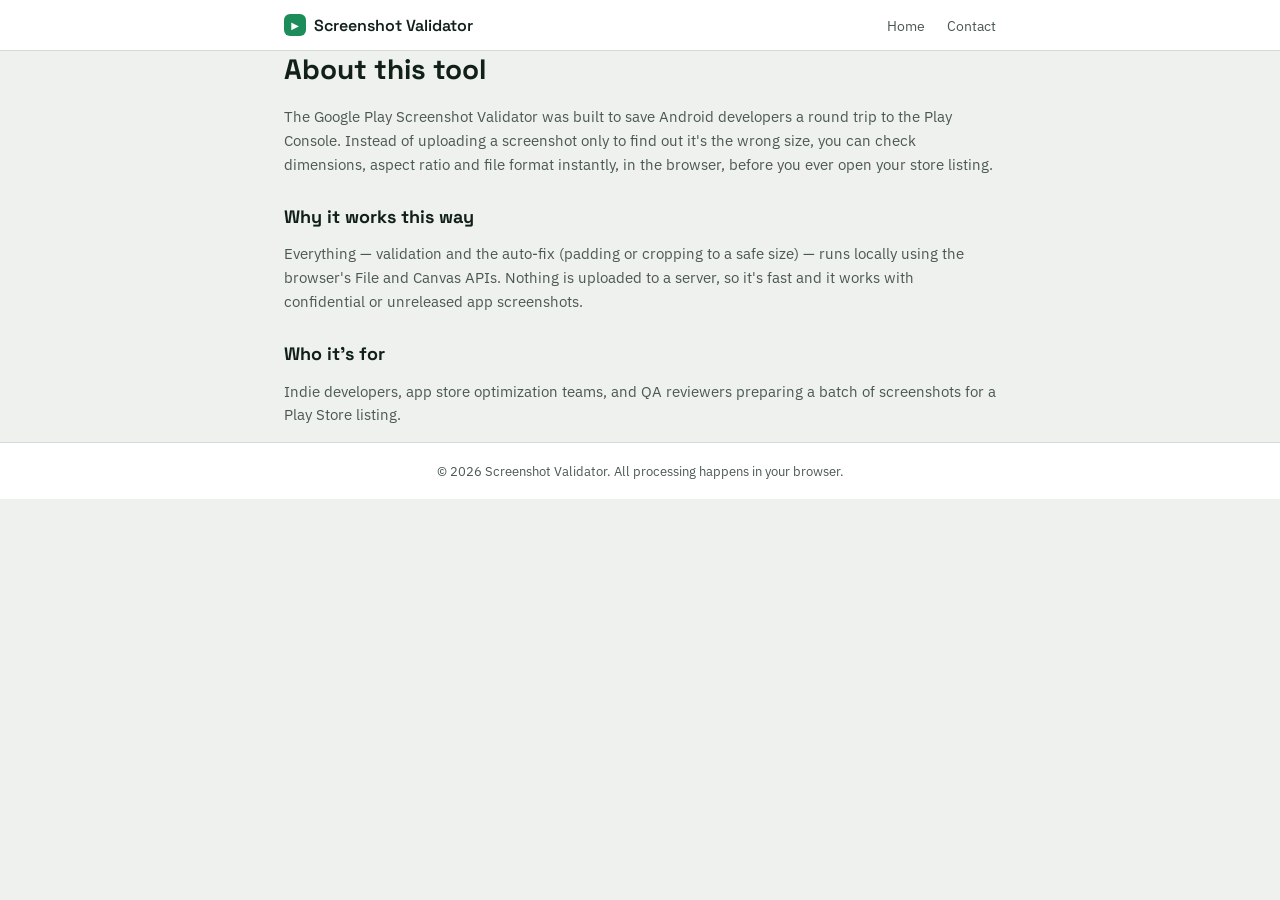
<file: about.html>
<!DOCTYPE html>
<html lang="en">
<head>
<meta charset="UTF-8">
<meta name="viewport" content="width=device-width, initial-scale=1.0">
<title>About — Google Play Screenshot Validator</title>
<meta name="description" content="About the Google Play Screenshot Validator, a free browser-based tool for checking Play Store screenshot size and requirements.">
<link rel="canonical" href="https://example.com/about.html">
<link href="https://fonts.googleapis.com/css2?family=Space+Grotesk:wght@600&family=IBM+Plex+Sans:wght@400;600&display=swap" rel="stylesheet">
<link rel="stylesheet" href="_page.css">
</head>
<body>
<header class="site-header">
  <div class="wrap site-header-inner">
    <a class="brand" href="index.html"><span class="brand-mark">▶</span> Screenshot Validator</a>
    <nav class="site-nav">
      <a href="index.html">Home</a>
      <a href="contact.html">Contact</a>
    </nav>
  </div>
</header>
<main class="wrap">
  <h1>About this tool</h1>
  <p>The Google Play Screenshot Validator was built to save Android developers a round trip to the Play Console. Instead of uploading a screenshot only to find out it's the wrong size, you can check dimensions, aspect ratio and file format instantly, in the browser, before you ever open your store listing.</p>
  <h2>Why it works this way</h2>
  <p>Everything — validation and the auto-fix (padding or cropping to a safe size) — runs locally using the browser's File and Canvas APIs. Nothing is uploaded to a server, so it's fast and it works with confidential or unreleased app screenshots.</p>
  <h2>Who it's for</h2>
  <p>Indie developers, app store optimization teams, and QA reviewers preparing a batch of screenshots for a Play Store listing.</p>
</main>
<footer class="site-footer">© <span id="y"></span> Screenshot Validator. All processing happens in your browser.</footer>
<script>document.getElementById('y').textContent = new Date().getFullYear();</script>
</body>
</html>
</file>
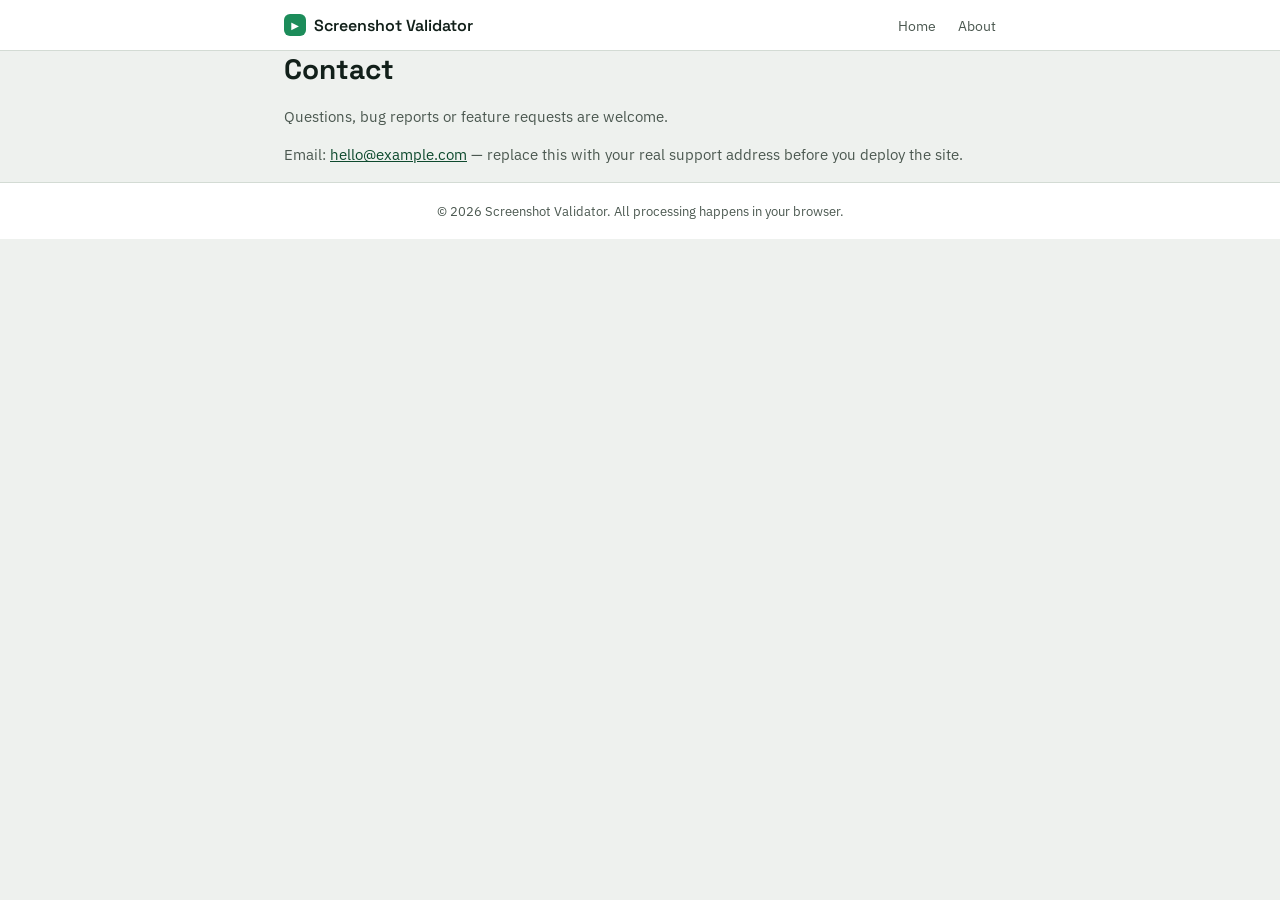
<file: contact.html>
<!DOCTYPE html>
<html lang="en">
<head>
<meta charset="UTF-8">
<meta name="viewport" content="width=device-width, initial-scale=1.0">
<title>Contact — Google Play Screenshot Validator</title>
<meta name="description" content="Get in touch about the Google Play Screenshot Validator.">
<link rel="canonical" href="https://example.com/contact.html">
<link href="https://fonts.googleapis.com/css2?family=Space+Grotesk:wght@600&family=IBM+Plex+Sans:wght@400;600&display=swap" rel="stylesheet">
<link rel="stylesheet" href="_page.css">
</head>
<body>
<header class="site-header">
  <div class="wrap site-header-inner">
    <a class="brand" href="index.html"><span class="brand-mark">▶</span> Screenshot Validator</a>
    <nav class="site-nav">
      <a href="index.html">Home</a>
      <a href="about.html">About</a>
    </nav>
  </div>
</header>
<main class="wrap">
  <h1>Contact</h1>
  <p>Questions, bug reports or feature requests are welcome.</p>
  <p>Email: <a href="mailto:hello@example.com">hello@example.com</a> — replace this with your real support address before you deploy the site.</p>
</main>
<footer class="site-footer">© <span id="y"></span> Screenshot Validator. All processing happens in your browser.</footer>
<script>document.getElementById('y').textContent = new Date().getFullYear();</script>
</body>
</html>
</file>
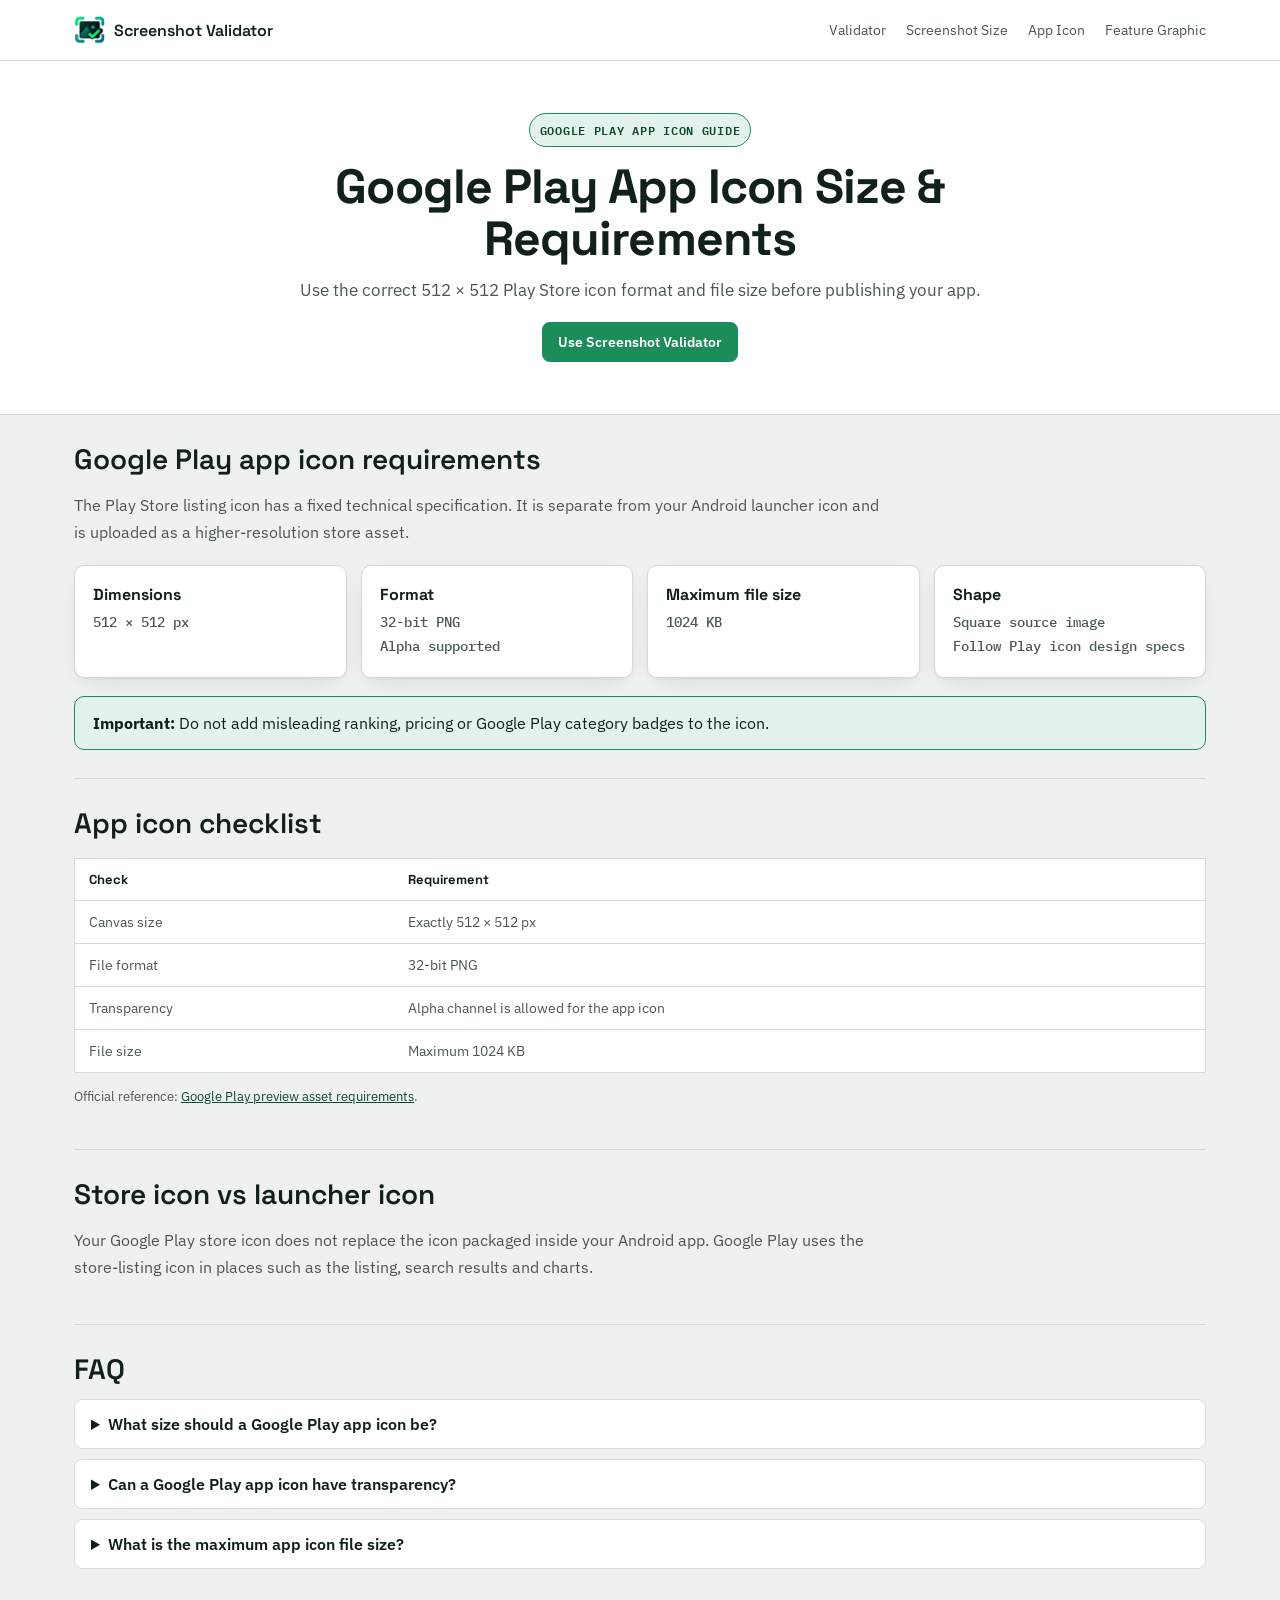
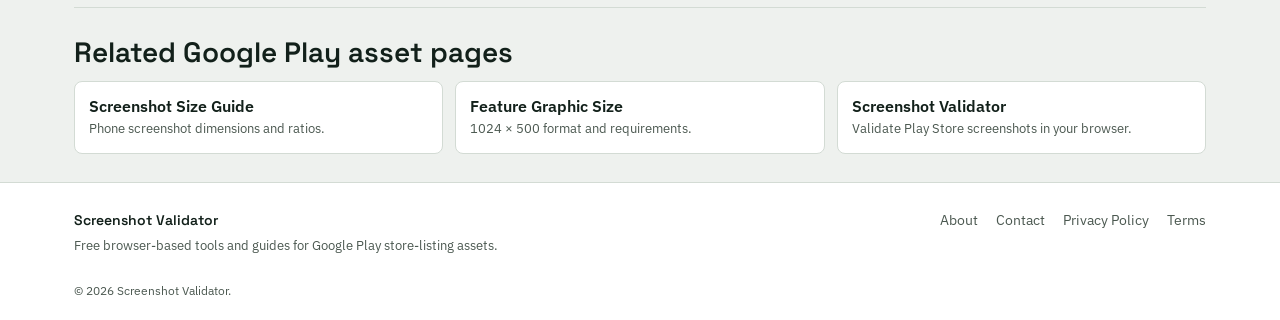
<file: google-play-app-icon-size.html>
<!DOCTYPE html>
    <html lang="en">
    <head>
      <meta charset="UTF-8">
      <meta name="viewport" content="width=device-width, initial-scale=1.0">
      <title>Google Play App Icon Size & Requirements (2026)</title>
      <meta name="description" content="Google Play app icon size guide: 512x512 pixels, 32-bit PNG with alpha, maximum 1024 KB, plus practical icon checklist.">
      <meta name="robots" content="index, follow">
      <meta name="theme-color" content="#1C8C5A">
      <link rel="canonical" href="https://google-play-screenshot-validator-gn.vercel.app/google-play-app-icon-size.html">
      <link rel="icon" href="/favicon.ico?v=3" sizes="any">
      <link rel="icon" type="image/png" sizes="32x32" href="/favicon-32x32.png?v=3">
      <link rel="apple-touch-icon" href="/favicon.png?v=3">
      <meta property="og:type" content="website">
      <meta property="og:site_name" content="Screenshot Validator">
      <meta property="og:title" content="Google Play App Icon Size & Requirements (2026)">
      <meta property="og:description" content="Google Play app icon size guide: 512x512 pixels, 32-bit PNG with alpha, maximum 1024 KB, plus practical icon checklist.">
      <meta property="og:url" content="https://google-play-screenshot-validator-gn.vercel.app/google-play-app-icon-size.html">
      <meta name="twitter:card" content="summary">
      <meta name="twitter:title" content="Google Play App Icon Size & Requirements (2026)">
      <meta name="twitter:description" content="Google Play app icon size guide: 512x512 pixels, 32-bit PNG with alpha, maximum 1024 KB, plus practical icon checklist.">
      <script type="application/ld+json">
      {
        "@context":"https://schema.org",
        "@type":"WebPage",
        "name":'Google Play App Icon Size & Requirements (2026)',
        "url":"https://google-play-screenshot-validator-gn.vercel.app/google-play-app-icon-size.html",
        "description":'Google Play app icon size guide: 512x512 pixels, 32-bit PNG with alpha, maximum 1024 KB, plus practical icon checklist.'
      }
      </script>
      <script type="application/ld+json">
      {
        "@context":"https://schema.org",
        "@type":"FAQPage",
        "mainEntity":[{"@type":"Question","name":"What size should a Google Play app icon be?","acceptedAnswer":{"@type":"Answer","text":"512 × 512 pixels."}},
{"@type":"Question","name":"Can a Google Play app icon have transparency?","acceptedAnswer":{"@type":"Answer","text":"Yes. Google specifies a 32-bit PNG with alpha for the store-listing app icon."}},
{"@type":"Question","name":"What is the maximum Google Play app icon file size?","acceptedAnswer":{"@type":"Answer","text":"1024 KB."}}]
      }
      </script>
      <link rel="preconnect" href="https://fonts.googleapis.com">
      <link rel="preconnect" href="https://fonts.gstatic.com" crossorigin>
      <link href="https://fonts.googleapis.com/css2?family=Space+Grotesk:wght@500;600;700&family=IBM+Plex+Mono:wght@400;500;600&family=IBM+Plex+Sans:wght@400;500;600&display=swap" rel="stylesheet">
      <style>
:root{
  --bg:#EEF1EE;--surface:#FFFFFF;--surface-2:#E4E9E4;--ink:#12201A;--ink-soft:#4B5850;
  --line:#D3DBD4;--line-strong:#B7C2B9;--accent:#1C8C5A;--accent-ink:#0E4A2E;
  --pass-bg:#E4F3EA;--radius:10px;--shadow:0 1px 2px rgba(18,32,26,.06),0 8px 24px -12px rgba(18,32,26,.18);
  --font-display:"Space Grotesk","Segoe UI",system-ui,sans-serif;--font-body:"IBM Plex Sans","Segoe UI",system-ui,sans-serif;
  --font-mono:"IBM Plex Mono",ui-monospace,"SF Mono",Consolas,monospace
}
@media (prefers-color-scheme:dark){
  :root{--bg:#10140F;--surface:#171D16;--surface-2:#1E251C;--ink:#E9EEE7;--ink-soft:#A6B3A5;--line:#2B342A;
    --line-strong:#3B463A;--accent:#3FBE84;--accent-ink:#B7EBCF;--pass-bg:#16301F;--shadow:0 1px 2px rgba(0,0,0,.3),0 8px 24px -12px rgba(0,0,0,.5)}
}
*{box-sizing:border-box}
html{scroll-behavior:smooth}
body{margin:0;background:var(--bg);color:var(--ink);font-family:var(--font-body);-webkit-font-smoothing:antialiased}
.wrap{max-width:1180px;margin:0 auto;padding:0 24px}
.site-header{position:sticky;top:0;z-index:30;background:var(--surface);border-bottom:1px solid var(--line)}
.site-header-inner{display:flex;align-items:center;justify-content:space-between;gap:20px;padding:14px 24px;flex-wrap:wrap}
.brand{display:inline-flex;align-items:center;gap:8px;text-decoration:none;color:var(--ink);font:600 16px var(--font-display)}
.brand img{width:32px;height:32px;object-fit:contain;display:block}
.site-nav{display:flex;gap:20px;flex-wrap:wrap}
.site-nav a,.footer-links a{color:var(--ink-soft);text-decoration:none;font-size:13.5px}
.site-nav a:hover,.footer-links a:hover{color:var(--accent-ink)}
.hero{background:var(--surface);border-bottom:1px solid var(--line);padding:52px 24px}
.hero-inner{text-align:center}
.eyebrow{display:inline-block;font:600 12px var(--font-mono);letter-spacing:.06em;text-transform:uppercase;color:var(--accent-ink);background:var(--pass-bg);border:1px solid var(--accent);padding:6px 10px;border-radius:999px;margin-bottom:14px}
.hero h1{font:700 clamp(30px,5vw,48px)/1.08 var(--font-display);margin:0 auto 12px;max-width:880px;letter-spacing:-.02em}
.hero p{max-width:760px;margin:0 auto;color:var(--ink-soft);font-size:17px;line-height:1.6}
main{padding:36px 0 60px}
.content-section{padding:28px 0;border-bottom:1px solid var(--line)}
.content-section:last-child{border-bottom:0}
h2{font:600 clamp(22px,3vw,28px)/1.2 var(--font-display);margin:0 0 12px}
h3{font:600 17px var(--font-display);margin:0 0 8px}
p{line-height:1.65}
.lead{color:var(--ink-soft);max-width:820px}
.spec-grid{display:grid;grid-template-columns:repeat(auto-fit,minmax(220px,1fr));gap:14px;margin-top:20px}
.card{background:var(--surface);border:1px solid var(--line);border-radius:var(--radius);padding:18px;box-shadow:var(--shadow)}
.card strong{display:block;font-family:var(--font-display);margin-bottom:6px}
.spec{font:500 14px/1.7 var(--font-mono);color:var(--ink-soft)}
.callout{background:var(--pass-bg);border:1px solid var(--accent);border-radius:var(--radius);padding:16px 18px;margin-top:18px}
.cta{display:flex;gap:12px;flex-wrap:wrap;margin-top:18px}
.btn{display:inline-flex;align-items:center;justify-content:center;text-decoration:none;border-radius:8px;padding:11px 16px;font-weight:600;font-size:14px}
.btn-primary{background:var(--accent);color:#fff}
.btn-secondary{border:1px solid var(--line-strong);color:var(--ink);background:var(--surface)}
.table-wrap{overflow-x:auto;margin-top:18px}
table{width:100%;border-collapse:collapse;background:var(--surface);border:1px solid var(--line)}
th,td{padding:12px 14px;border-bottom:1px solid var(--line);text-align:left;vertical-align:top}
th{font-family:var(--font-display);font-size:13px}
td{font-size:14px;color:var(--ink-soft)}
.faq details{background:var(--surface);border:1px solid var(--line);border-radius:8px;padding:0 16px;margin:10px 0}
.faq summary{cursor:pointer;font-weight:600;padding:14px 0}
.faq p{color:var(--ink-soft);margin:0 0 14px}
.related{display:grid;grid-template-columns:repeat(auto-fit,minmax(220px,1fr));gap:12px}
.related a{display:block;background:var(--surface);border:1px solid var(--line);border-radius:8px;padding:14px;text-decoration:none;color:var(--ink);font-weight:600}
.related a span{display:block;color:var(--ink-soft);font-weight:400;font-size:13px;margin-top:4px;line-height:1.4}
.source-note{font-size:13px;color:var(--ink-soft)}
.source-note a{color:var(--accent-ink)}
.site-footer{background:var(--surface);border-top:1px solid var(--line)}
.site-footer-inner{display:flex;justify-content:space-between;gap:24px;flex-wrap:wrap;padding:28px 24px}
.footer-brand{font:600 14px var(--font-display)}
.footer-brand p{font:400 13px/1.5 var(--font-body);color:var(--ink-soft);margin:7px 0 0}
.footer-links{display:flex;gap:18px;flex-wrap:wrap}
.footer-copy{font-size:12px;color:var(--ink-soft);padding:0 24px 22px}
@media(max-width:640px){.site-header-inner{padding:12px 16px}.wrap{padding:0 16px}.hero{padding:38px 16px}.site-nav{gap:12px}.site-nav a{font-size:12.5px}}
</style>
    </head>
    <body>
      <header class="site-header">
        <div class="wrap site-header-inner">
          <a class="brand" href="/" aria-label="Screenshot Validator home">
            <img src="/favicon.png" alt="" width="32" height="32" aria-hidden="true">
            <span>Screenshot Validator</span>
          </a>
          <nav class="site-nav" aria-label="Primary">
            <a href="/">Validator</a>
            <a href="/google-play-screenshot-size.html">Screenshot Size</a>
            <a href="/google-play-app-icon-size.html">App Icon</a>
            <a href="/google-play-feature-graphic-size.html">Feature Graphic</a>
          </nav>
        </div>
      </header>

      <section class="hero">
        <div class="wrap hero-inner">
          <span class="eyebrow">Google Play app icon guide</span>
          <h1>Google Play App Icon Size & Requirements</h1>
          <p>Use the correct 512 × 512 Play Store icon format and file size before publishing your app.</p>
          <div class="cta" style="justify-content:center">
            <a class="btn btn-primary" href="/">Use Screenshot Validator</a>
          </div>
        </div>
      </section>

      <main class="wrap">

<section class="content-section">
  <h2>Google Play app icon requirements</h2>
  <p class="lead">The Play Store listing icon has a fixed technical specification. It is separate from your Android launcher icon and is uploaded as a higher-resolution store asset.</p>
  <div class="spec-grid">
    <div class="card"><strong>Dimensions</strong><div class="spec">512 × 512 px</div></div>
    <div class="card"><strong>Format</strong><div class="spec">32-bit PNG<br>Alpha supported</div></div>
    <div class="card"><strong>Maximum file size</strong><div class="spec">1024 KB</div></div>
    <div class="card"><strong>Shape</strong><div class="spec">Square source image<br>Follow Play icon design specs</div></div>
  </div>
  <div class="callout"><strong>Important:</strong> Do not add misleading ranking, pricing or Google Play category badges to the icon.</div>
</section>

<section class="content-section">
  <h2>App icon checklist</h2>
  <div class="table-wrap">
    <table>
      <thead><tr><th>Check</th><th>Requirement</th></tr></thead>
      <tbody>
        <tr><td>Canvas size</td><td>Exactly 512 × 512 px</td></tr>
        <tr><td>File format</td><td>32-bit PNG</td></tr>
        <tr><td>Transparency</td><td>Alpha channel is allowed for the app icon</td></tr>
        <tr><td>File size</td><td>Maximum 1024 KB</td></tr>
      </tbody>
    </table>
  </div>
  <p class="source-note">Official reference: <a href="https://support.google.com/googleplay/android-developer/answer/9866151" target="_blank" rel="noopener">Google Play preview asset requirements</a>.</p>
</section>

<section class="content-section">
  <h2>Store icon vs launcher icon</h2>
  <p class="lead">Your Google Play store icon does not replace the icon packaged inside your Android app. Google Play uses the store-listing icon in places such as the listing, search results and charts.</p>
</section>

<section class="content-section faq">
  <h2>FAQ</h2>
  <details><summary>What size should a Google Play app icon be?</summary><p>512 × 512 pixels.</p></details>
  <details><summary>Can a Google Play app icon have transparency?</summary><p>Yes. Google specifies a 32-bit PNG with alpha for the store-listing app icon.</p></details>
  <details><summary>What is the maximum app icon file size?</summary><p>1024 KB.</p></details>
</section>

<section class="content-section">
  <h2>Related Google Play asset pages</h2>
  <div class="related">
    <a href="/google-play-screenshot-size.html">Screenshot Size Guide<span>Phone screenshot dimensions and ratios.</span></a>
    <a href="/google-play-feature-graphic-size.html">Feature Graphic Size<span>1024 × 500 format and requirements.</span></a>
    <a href="/">Screenshot Validator<span>Validate Play Store screenshots in your browser.</span></a>
  </div>
</section>

      </main>

      <footer class="site-footer">
        <div class="wrap site-footer-inner">
          <div class="footer-brand">
            Screenshot Validator
            <p>Free browser-based tools and guides for Google Play store-listing assets.</p>
          </div>
          <nav class="footer-links" aria-label="Footer">
            <a href="/about.html">About</a>
            <a href="/contact.html">Contact</a>
            <a href="/privacy.html">Privacy Policy</a>
            <a href="/terms.html">Terms</a>
          </nav>
        </div>
        <div class="wrap footer-copy">© <span id="year"></span> Screenshot Validator.</div>
      </footer>
      <script>document.getElementById('year').textContent=new Date().getFullYear();</script>
    </body>
    </html>
</file>
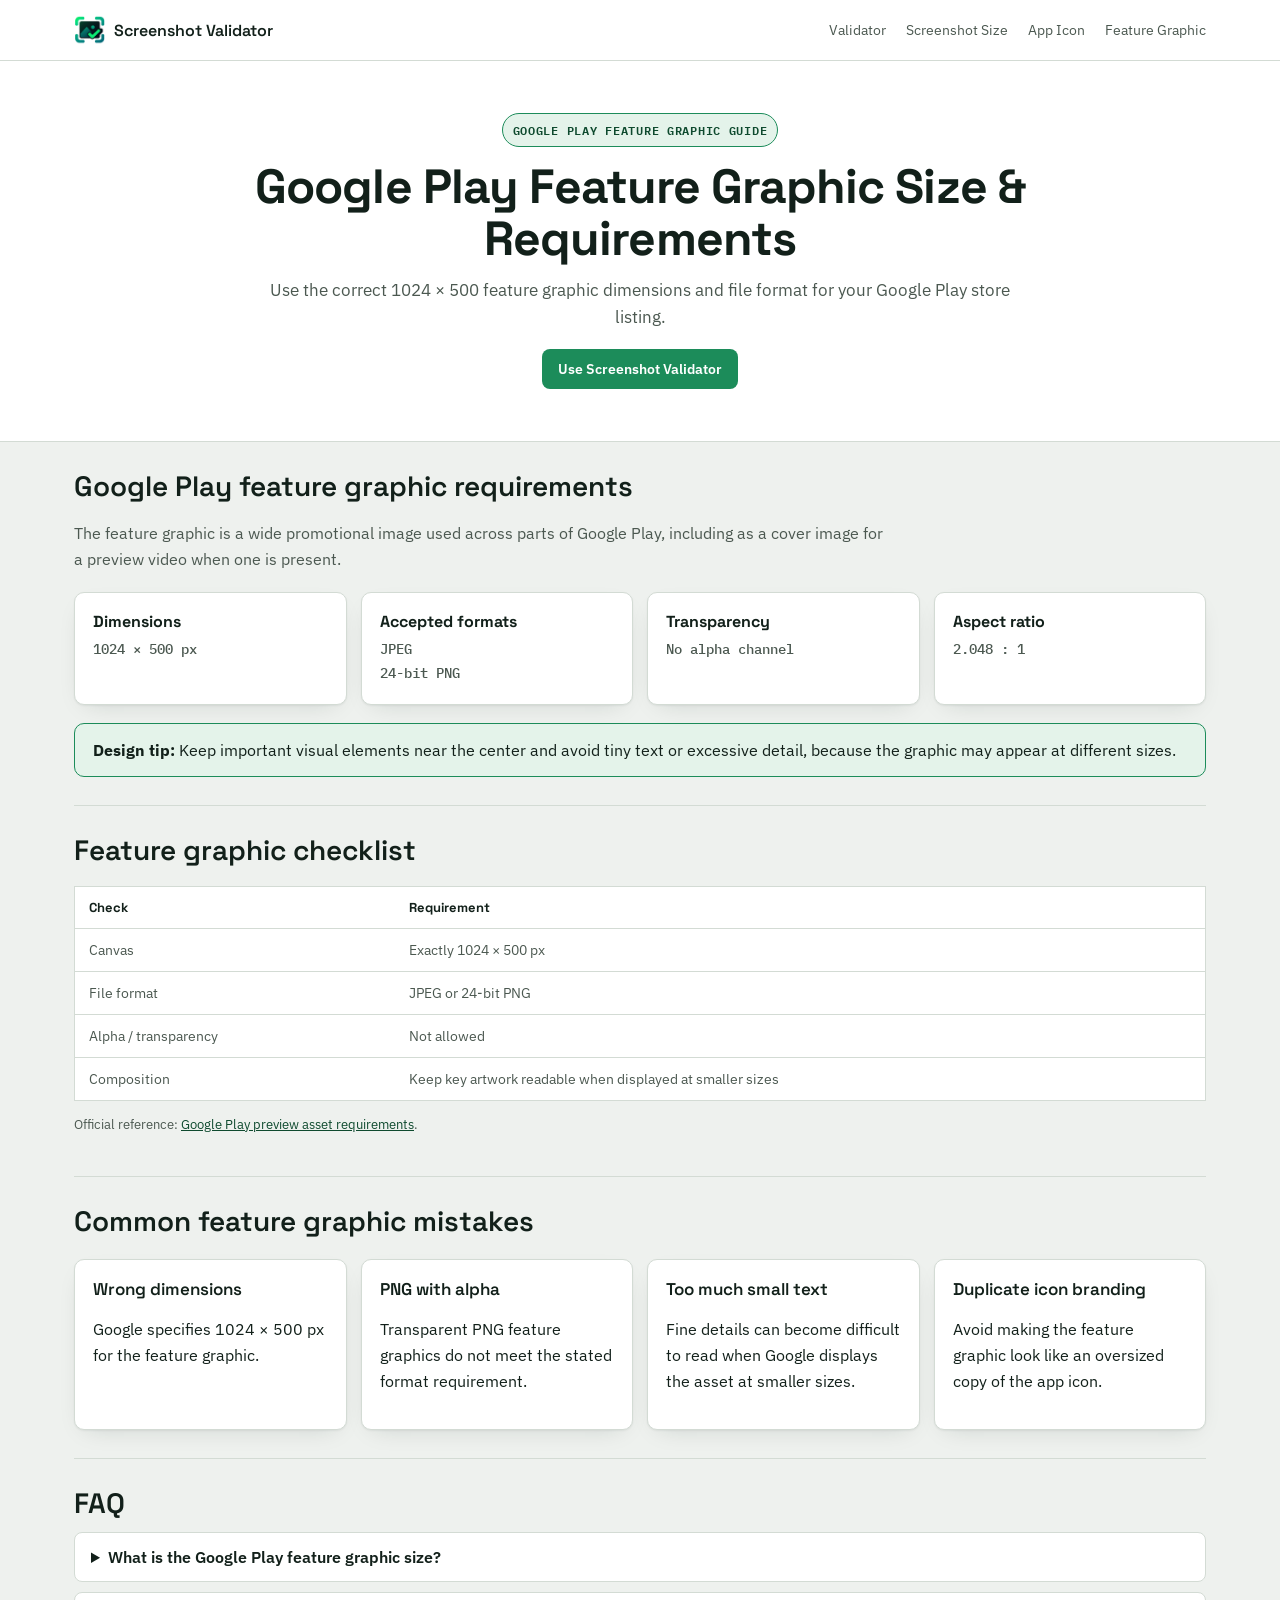
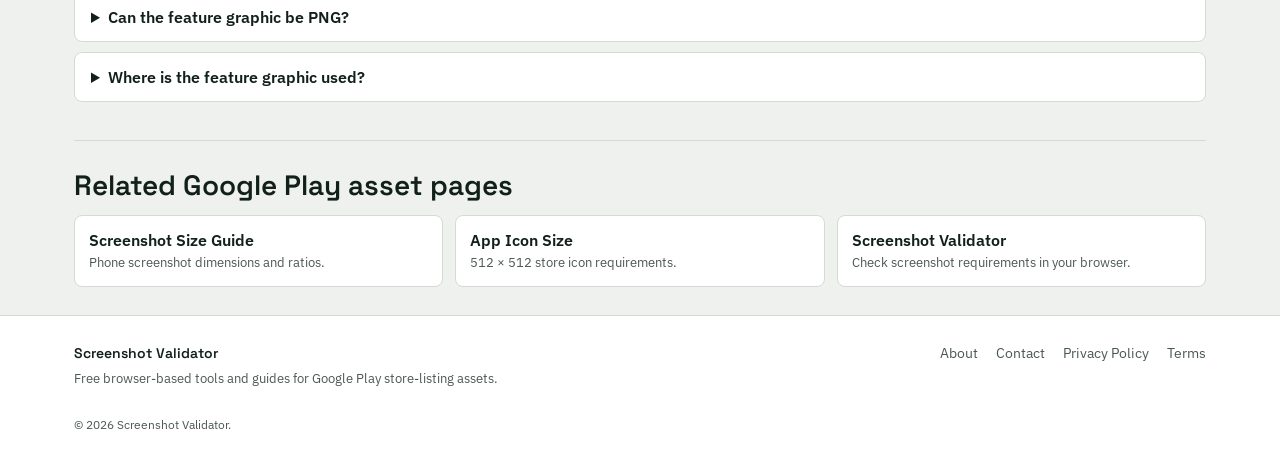
<file: google-play-feature-graphic-size.html>
<!DOCTYPE html>
    <html lang="en">
    <head>
      <meta charset="UTF-8">
      <meta name="viewport" content="width=device-width, initial-scale=1.0">
      <title>Google Play Feature Graphic Size & Requirements (2026)</title>
      <meta name="description" content="Google Play feature graphic size guide: 1024x500 pixels, JPEG or 24-bit PNG without alpha, plus practical design and upload checks.">
      <meta name="robots" content="index, follow">
      <meta name="theme-color" content="#1C8C5A">
      <link rel="canonical" href="https://google-play-screenshot-validator-gn.vercel.app/google-play-feature-graphic-size.html">
      <link rel="icon" href="/favicon.ico?v=3" sizes="any">
      <link rel="icon" type="image/png" sizes="32x32" href="/favicon-32x32.png?v=3">
      <link rel="apple-touch-icon" href="/favicon.png?v=3">
      <meta property="og:type" content="website">
      <meta property="og:site_name" content="Screenshot Validator">
      <meta property="og:title" content="Google Play Feature Graphic Size & Requirements (2026)">
      <meta property="og:description" content="Google Play feature graphic size guide: 1024x500 pixels, JPEG or 24-bit PNG without alpha, plus practical design and upload checks.">
      <meta property="og:url" content="https://google-play-screenshot-validator-gn.vercel.app/google-play-feature-graphic-size.html">
      <meta name="twitter:card" content="summary">
      <meta name="twitter:title" content="Google Play Feature Graphic Size & Requirements (2026)">
      <meta name="twitter:description" content="Google Play feature graphic size guide: 1024x500 pixels, JPEG or 24-bit PNG without alpha, plus practical design and upload checks.">
      <script type="application/ld+json">
      {
        "@context":"https://schema.org",
        "@type":"WebPage",
        "name":'Google Play Feature Graphic Size & Requirements (2026)',
        "url":"https://google-play-screenshot-validator-gn.vercel.app/google-play-feature-graphic-size.html",
        "description":'Google Play feature graphic size guide: 1024x500 pixels, JPEG or 24-bit PNG without alpha, plus practical design and upload checks.'
      }
      </script>
      <script type="application/ld+json">
      {
        "@context":"https://schema.org",
        "@type":"FAQPage",
        "mainEntity":[{"@type":"Question","name":"What is the Google Play feature graphic size?","acceptedAnswer":{"@type":"Answer","text":"1024 × 500 pixels."}},
{"@type":"Question","name":"Can a Google Play feature graphic be PNG?","acceptedAnswer":{"@type":"Answer","text":"Yes. Google accepts 24-bit PNG without alpha, and JPEG is also accepted."}},
{"@type":"Question","name":"Can a Google Play feature graphic have transparency?","acceptedAnswer":{"@type":"Answer","text":"No. Google specifies no alpha channel for a PNG feature graphic."}}]
      }
      </script>
      <link rel="preconnect" href="https://fonts.googleapis.com">
      <link rel="preconnect" href="https://fonts.gstatic.com" crossorigin>
      <link href="https://fonts.googleapis.com/css2?family=Space+Grotesk:wght@500;600;700&family=IBM+Plex+Mono:wght@400;500;600&family=IBM+Plex+Sans:wght@400;500;600&display=swap" rel="stylesheet">
      <style>
:root{
  --bg:#EEF1EE;--surface:#FFFFFF;--surface-2:#E4E9E4;--ink:#12201A;--ink-soft:#4B5850;
  --line:#D3DBD4;--line-strong:#B7C2B9;--accent:#1C8C5A;--accent-ink:#0E4A2E;
  --pass-bg:#E4F3EA;--radius:10px;--shadow:0 1px 2px rgba(18,32,26,.06),0 8px 24px -12px rgba(18,32,26,.18);
  --font-display:"Space Grotesk","Segoe UI",system-ui,sans-serif;--font-body:"IBM Plex Sans","Segoe UI",system-ui,sans-serif;
  --font-mono:"IBM Plex Mono",ui-monospace,"SF Mono",Consolas,monospace
}
@media (prefers-color-scheme:dark){
  :root{--bg:#10140F;--surface:#171D16;--surface-2:#1E251C;--ink:#E9EEE7;--ink-soft:#A6B3A5;--line:#2B342A;
    --line-strong:#3B463A;--accent:#3FBE84;--accent-ink:#B7EBCF;--pass-bg:#16301F;--shadow:0 1px 2px rgba(0,0,0,.3),0 8px 24px -12px rgba(0,0,0,.5)}
}
*{box-sizing:border-box}
html{scroll-behavior:smooth}
body{margin:0;background:var(--bg);color:var(--ink);font-family:var(--font-body);-webkit-font-smoothing:antialiased}
.wrap{max-width:1180px;margin:0 auto;padding:0 24px}
.site-header{position:sticky;top:0;z-index:30;background:var(--surface);border-bottom:1px solid var(--line)}
.site-header-inner{display:flex;align-items:center;justify-content:space-between;gap:20px;padding:14px 24px;flex-wrap:wrap}
.brand{display:inline-flex;align-items:center;gap:8px;text-decoration:none;color:var(--ink);font:600 16px var(--font-display)}
.brand img{width:32px;height:32px;object-fit:contain;display:block}
.site-nav{display:flex;gap:20px;flex-wrap:wrap}
.site-nav a,.footer-links a{color:var(--ink-soft);text-decoration:none;font-size:13.5px}
.site-nav a:hover,.footer-links a:hover{color:var(--accent-ink)}
.hero{background:var(--surface);border-bottom:1px solid var(--line);padding:52px 24px}
.hero-inner{text-align:center}
.eyebrow{display:inline-block;font:600 12px var(--font-mono);letter-spacing:.06em;text-transform:uppercase;color:var(--accent-ink);background:var(--pass-bg);border:1px solid var(--accent);padding:6px 10px;border-radius:999px;margin-bottom:14px}
.hero h1{font:700 clamp(30px,5vw,48px)/1.08 var(--font-display);margin:0 auto 12px;max-width:880px;letter-spacing:-.02em}
.hero p{max-width:760px;margin:0 auto;color:var(--ink-soft);font-size:17px;line-height:1.6}
main{padding:36px 0 60px}
.content-section{padding:28px 0;border-bottom:1px solid var(--line)}
.content-section:last-child{border-bottom:0}
h2{font:600 clamp(22px,3vw,28px)/1.2 var(--font-display);margin:0 0 12px}
h3{font:600 17px var(--font-display);margin:0 0 8px}
p{line-height:1.65}
.lead{color:var(--ink-soft);max-width:820px}
.spec-grid{display:grid;grid-template-columns:repeat(auto-fit,minmax(220px,1fr));gap:14px;margin-top:20px}
.card{background:var(--surface);border:1px solid var(--line);border-radius:var(--radius);padding:18px;box-shadow:var(--shadow)}
.card strong{display:block;font-family:var(--font-display);margin-bottom:6px}
.spec{font:500 14px/1.7 var(--font-mono);color:var(--ink-soft)}
.callout{background:var(--pass-bg);border:1px solid var(--accent);border-radius:var(--radius);padding:16px 18px;margin-top:18px}
.cta{display:flex;gap:12px;flex-wrap:wrap;margin-top:18px}
.btn{display:inline-flex;align-items:center;justify-content:center;text-decoration:none;border-radius:8px;padding:11px 16px;font-weight:600;font-size:14px}
.btn-primary{background:var(--accent);color:#fff}
.btn-secondary{border:1px solid var(--line-strong);color:var(--ink);background:var(--surface)}
.table-wrap{overflow-x:auto;margin-top:18px}
table{width:100%;border-collapse:collapse;background:var(--surface);border:1px solid var(--line)}
th,td{padding:12px 14px;border-bottom:1px solid var(--line);text-align:left;vertical-align:top}
th{font-family:var(--font-display);font-size:13px}
td{font-size:14px;color:var(--ink-soft)}
.faq details{background:var(--surface);border:1px solid var(--line);border-radius:8px;padding:0 16px;margin:10px 0}
.faq summary{cursor:pointer;font-weight:600;padding:14px 0}
.faq p{color:var(--ink-soft);margin:0 0 14px}
.related{display:grid;grid-template-columns:repeat(auto-fit,minmax(220px,1fr));gap:12px}
.related a{display:block;background:var(--surface);border:1px solid var(--line);border-radius:8px;padding:14px;text-decoration:none;color:var(--ink);font-weight:600}
.related a span{display:block;color:var(--ink-soft);font-weight:400;font-size:13px;margin-top:4px;line-height:1.4}
.source-note{font-size:13px;color:var(--ink-soft)}
.source-note a{color:var(--accent-ink)}
.site-footer{background:var(--surface);border-top:1px solid var(--line)}
.site-footer-inner{display:flex;justify-content:space-between;gap:24px;flex-wrap:wrap;padding:28px 24px}
.footer-brand{font:600 14px var(--font-display)}
.footer-brand p{font:400 13px/1.5 var(--font-body);color:var(--ink-soft);margin:7px 0 0}
.footer-links{display:flex;gap:18px;flex-wrap:wrap}
.footer-copy{font-size:12px;color:var(--ink-soft);padding:0 24px 22px}
@media(max-width:640px){.site-header-inner{padding:12px 16px}.wrap{padding:0 16px}.hero{padding:38px 16px}.site-nav{gap:12px}.site-nav a{font-size:12.5px}}
</style>
    </head>
    <body>
      <header class="site-header">
        <div class="wrap site-header-inner">
          <a class="brand" href="/" aria-label="Screenshot Validator home">
            <img src="/favicon.png" alt="" width="32" height="32" aria-hidden="true">
            <span>Screenshot Validator</span>
          </a>
          <nav class="site-nav" aria-label="Primary">
            <a href="/">Validator</a>
            <a href="/google-play-screenshot-size.html">Screenshot Size</a>
            <a href="/google-play-app-icon-size.html">App Icon</a>
            <a href="/google-play-feature-graphic-size.html">Feature Graphic</a>
          </nav>
        </div>
      </header>

      <section class="hero">
        <div class="wrap hero-inner">
          <span class="eyebrow">Google Play feature graphic guide</span>
          <h1>Google Play Feature Graphic Size & Requirements</h1>
          <p>Use the correct 1024 × 500 feature graphic dimensions and file format for your Google Play store listing.</p>
          <div class="cta" style="justify-content:center">
            <a class="btn btn-primary" href="/">Use Screenshot Validator</a>
          </div>
        </div>
      </section>

      <main class="wrap">

<section class="content-section">
  <h2>Google Play feature graphic requirements</h2>
  <p class="lead">The feature graphic is a wide promotional image used across parts of Google Play, including as a cover image for a preview video when one is present.</p>
  <div class="spec-grid">
    <div class="card"><strong>Dimensions</strong><div class="spec">1024 × 500 px</div></div>
    <div class="card"><strong>Accepted formats</strong><div class="spec">JPEG<br>24-bit PNG</div></div>
    <div class="card"><strong>Transparency</strong><div class="spec">No alpha channel</div></div>
    <div class="card"><strong>Aspect ratio</strong><div class="spec">2.048 : 1</div></div>
  </div>
  <div class="callout"><strong>Design tip:</strong> Keep important visual elements near the center and avoid tiny text or excessive detail, because the graphic may appear at different sizes.</div>
</section>

<section class="content-section">
  <h2>Feature graphic checklist</h2>
  <div class="table-wrap">
    <table>
      <thead><tr><th>Check</th><th>Requirement</th></tr></thead>
      <tbody>
        <tr><td>Canvas</td><td>Exactly 1024 × 500 px</td></tr>
        <tr><td>File format</td><td>JPEG or 24-bit PNG</td></tr>
        <tr><td>Alpha / transparency</td><td>Not allowed</td></tr>
        <tr><td>Composition</td><td>Keep key artwork readable when displayed at smaller sizes</td></tr>
      </tbody>
    </table>
  </div>
  <p class="source-note">Official reference: <a href="https://support.google.com/googleplay/android-developer/answer/9866151" target="_blank" rel="noopener">Google Play preview asset requirements</a>.</p>
</section>

<section class="content-section">
  <h2>Common feature graphic mistakes</h2>
  <div class="spec-grid">
    <div class="card"><h3>Wrong dimensions</h3><p>Google specifies 1024 × 500 px for the feature graphic.</p></div>
    <div class="card"><h3>PNG with alpha</h3><p>Transparent PNG feature graphics do not meet the stated format requirement.</p></div>
    <div class="card"><h3>Too much small text</h3><p>Fine details can become difficult to read when Google displays the asset at smaller sizes.</p></div>
    <div class="card"><h3>Duplicate icon branding</h3><p>Avoid making the feature graphic look like an oversized copy of the app icon.</p></div>
  </div>
</section>

<section class="content-section faq">
  <h2>FAQ</h2>
  <details><summary>What is the Google Play feature graphic size?</summary><p>1024 × 500 pixels.</p></details>
  <details><summary>Can the feature graphic be PNG?</summary><p>Yes, but Google specifies 24-bit PNG without alpha. JPEG is also accepted.</p></details>
  <details><summary>Where is the feature graphic used?</summary><p>Google Play can use it on several surfaces, including as a preview-video cover image and in large-format app or game presentations.</p></details>
</section>

<section class="content-section">
  <h2>Related Google Play asset pages</h2>
  <div class="related">
    <a href="/google-play-screenshot-size.html">Screenshot Size Guide<span>Phone screenshot dimensions and ratios.</span></a>
    <a href="/google-play-app-icon-size.html">App Icon Size<span>512 × 512 store icon requirements.</span></a>
    <a href="/">Screenshot Validator<span>Check screenshot requirements in your browser.</span></a>
  </div>
</section>

      </main>

      <footer class="site-footer">
        <div class="wrap site-footer-inner">
          <div class="footer-brand">
            Screenshot Validator
            <p>Free browser-based tools and guides for Google Play store-listing assets.</p>
          </div>
          <nav class="footer-links" aria-label="Footer">
            <a href="/about.html">About</a>
            <a href="/contact.html">Contact</a>
            <a href="/privacy.html">Privacy Policy</a>
            <a href="/terms.html">Terms</a>
          </nav>
        </div>
        <div class="wrap footer-copy">© <span id="year"></span> Screenshot Validator.</div>
      </footer>
      <script>document.getElementById('year').textContent=new Date().getFullYear();</script>
    </body>
    </html>
</file>
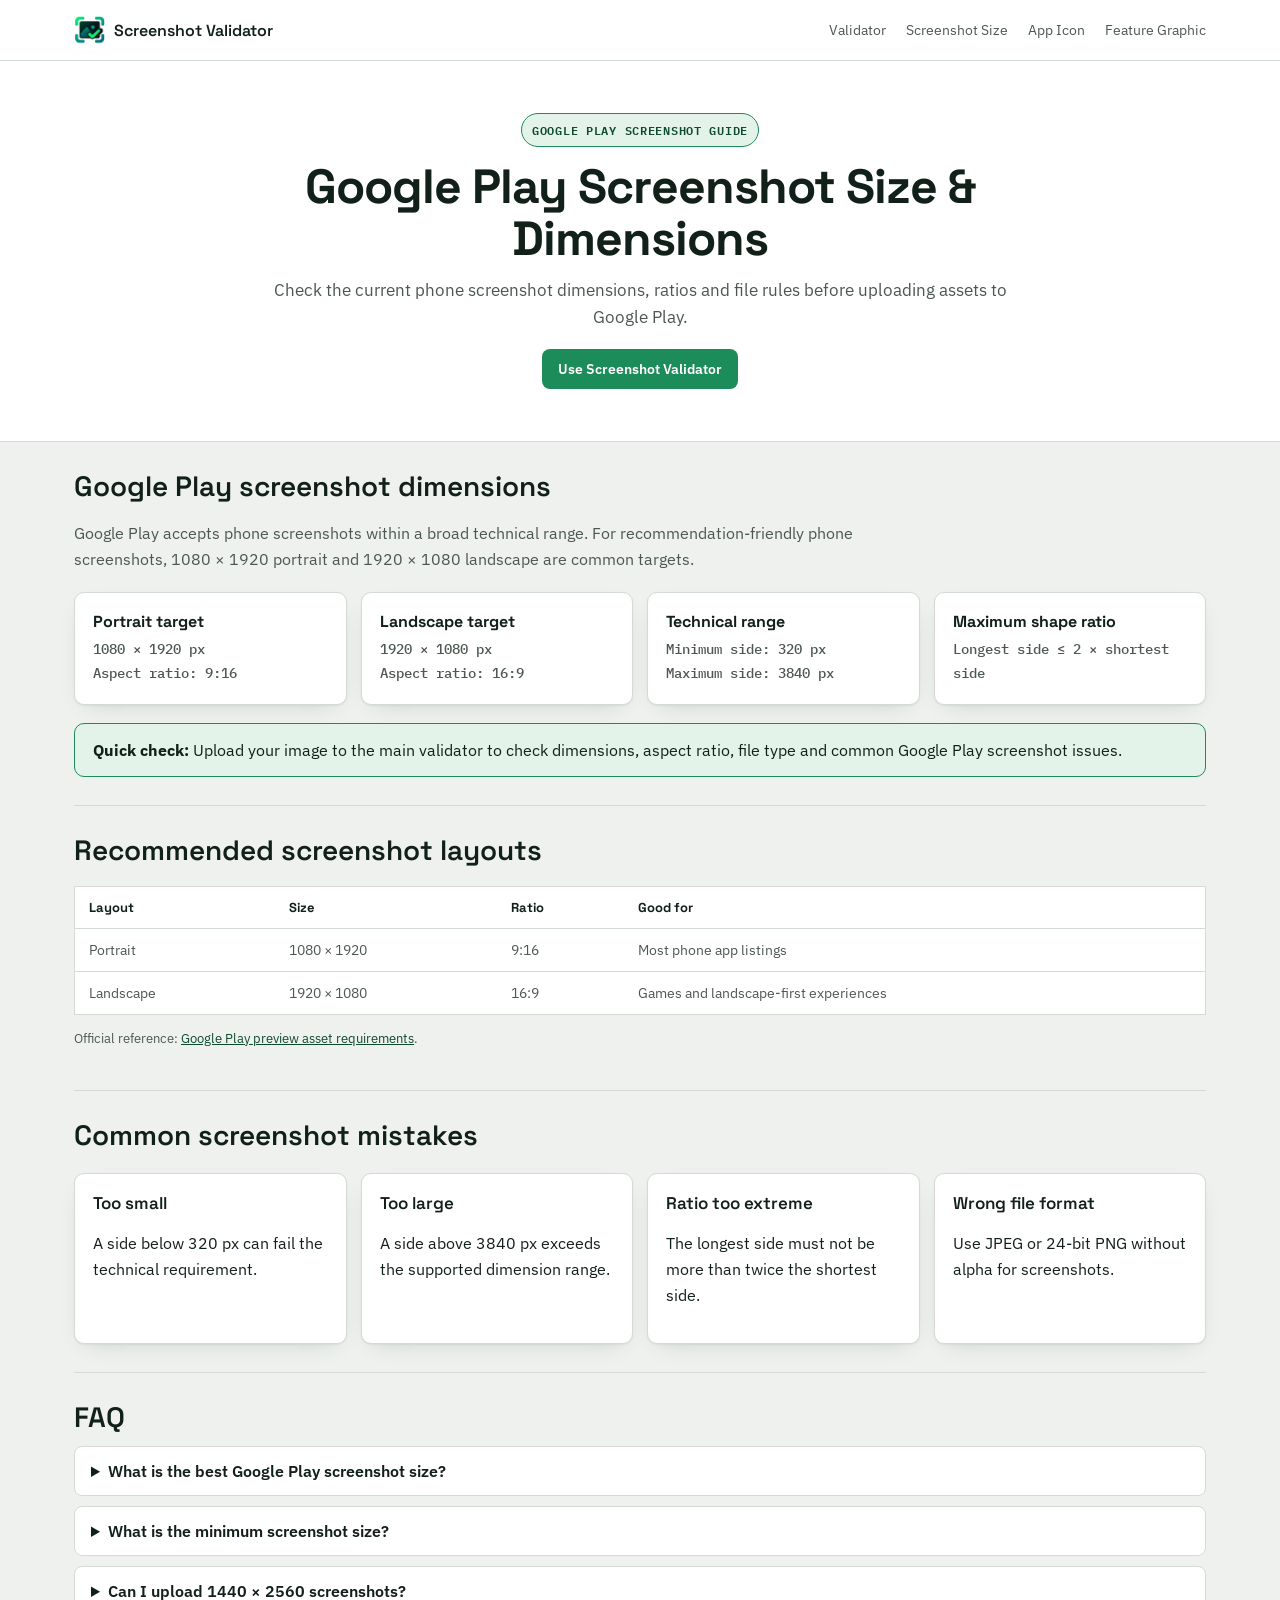
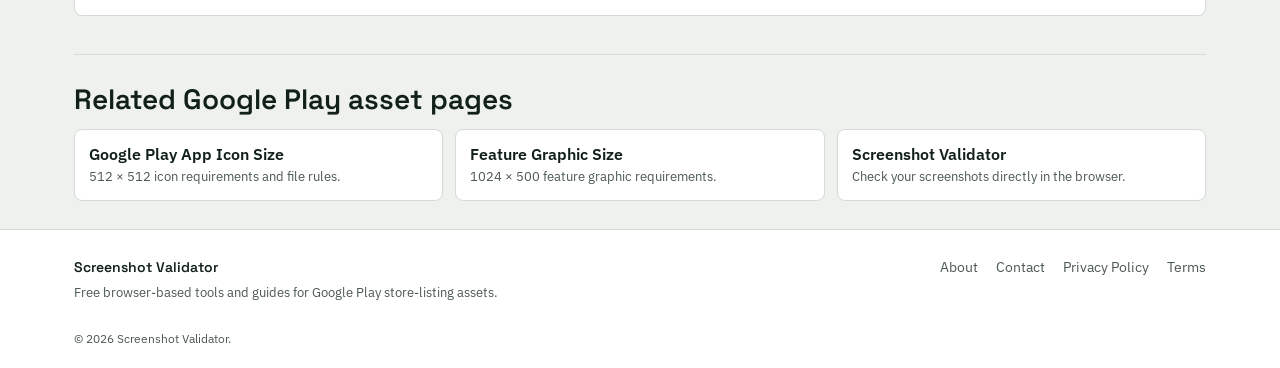
<file: google-play-screenshot-size.html>
<!DOCTYPE html>
    <html lang="en">
    <head>
      <meta charset="UTF-8">
      <meta name="viewport" content="width=device-width, initial-scale=1.0">
      <title>Google Play Screenshot Size & Dimensions Guide (2026)</title>
      <meta name="description" content="Google Play screenshot size guide covering dimensions, aspect ratios, 1080x1920 portrait, 1920x1080 landscape, formats and common errors.">
      <meta name="robots" content="index, follow">
      <meta name="theme-color" content="#1C8C5A">
      <link rel="canonical" href="https://google-play-screenshot-validator-gn.vercel.app/google-play-screenshot-size.html">
      <link rel="icon" href="/favicon.ico?v=3" sizes="any">
      <link rel="icon" type="image/png" sizes="32x32" href="/favicon-32x32.png?v=3">
      <link rel="apple-touch-icon" href="/favicon.png?v=3">
      <meta property="og:type" content="website">
      <meta property="og:site_name" content="Screenshot Validator">
      <meta property="og:title" content="Google Play Screenshot Size & Dimensions Guide (2026)">
      <meta property="og:description" content="Google Play screenshot size guide covering dimensions, aspect ratios, 1080x1920 portrait, 1920x1080 landscape, formats and common errors.">
      <meta property="og:url" content="https://google-play-screenshot-validator-gn.vercel.app/google-play-screenshot-size.html">
      <meta name="twitter:card" content="summary">
      <meta name="twitter:title" content="Google Play Screenshot Size & Dimensions Guide (2026)">
      <meta name="twitter:description" content="Google Play screenshot size guide covering dimensions, aspect ratios, 1080x1920 portrait, 1920x1080 landscape, formats and common errors.">
      <script type="application/ld+json">
      {
        "@context":"https://schema.org",
        "@type":"WebPage",
        "name":'Google Play Screenshot Size & Dimensions Guide (2026)',
        "url":"https://google-play-screenshot-validator-gn.vercel.app/google-play-screenshot-size.html",
        "description":'Google Play screenshot size guide covering dimensions, aspect ratios, 1080x1920 portrait, 1920x1080 landscape, formats and common errors.'
      }
      </script>
      <script type="application/ld+json">
      {
        "@context":"https://schema.org",
        "@type":"FAQPage",
        "mainEntity":[{"@type":"Question","name":"What is the best Google Play screenshot size?","acceptedAnswer":{"@type":"Answer","text":"1080 × 1920 portrait and 1920 × 1080 landscape are common high-quality targets for phone screenshots."}},
{"@type":"Question","name":"What is the minimum Google Play screenshot dimension?","acceptedAnswer":{"@type":"Answer","text":"The minimum allowed dimension is 320 pixels."}},
{"@type":"Question","name":"What is the maximum Google Play screenshot dimension?","acceptedAnswer":{"@type":"Answer","text":"The maximum allowed dimension is 3840 pixels."}}]
      }
      </script>
      <link rel="preconnect" href="https://fonts.googleapis.com">
      <link rel="preconnect" href="https://fonts.gstatic.com" crossorigin>
      <link href="https://fonts.googleapis.com/css2?family=Space+Grotesk:wght@500;600;700&family=IBM+Plex+Mono:wght@400;500;600&family=IBM+Plex+Sans:wght@400;500;600&display=swap" rel="stylesheet">
      <style>
:root{
  --bg:#EEF1EE;--surface:#FFFFFF;--surface-2:#E4E9E4;--ink:#12201A;--ink-soft:#4B5850;
  --line:#D3DBD4;--line-strong:#B7C2B9;--accent:#1C8C5A;--accent-ink:#0E4A2E;
  --pass-bg:#E4F3EA;--radius:10px;--shadow:0 1px 2px rgba(18,32,26,.06),0 8px 24px -12px rgba(18,32,26,.18);
  --font-display:"Space Grotesk","Segoe UI",system-ui,sans-serif;--font-body:"IBM Plex Sans","Segoe UI",system-ui,sans-serif;
  --font-mono:"IBM Plex Mono",ui-monospace,"SF Mono",Consolas,monospace
}
@media (prefers-color-scheme:dark){
  :root{--bg:#10140F;--surface:#171D16;--surface-2:#1E251C;--ink:#E9EEE7;--ink-soft:#A6B3A5;--line:#2B342A;
    --line-strong:#3B463A;--accent:#3FBE84;--accent-ink:#B7EBCF;--pass-bg:#16301F;--shadow:0 1px 2px rgba(0,0,0,.3),0 8px 24px -12px rgba(0,0,0,.5)}
}
*{box-sizing:border-box}
html{scroll-behavior:smooth}
body{margin:0;background:var(--bg);color:var(--ink);font-family:var(--font-body);-webkit-font-smoothing:antialiased}
.wrap{max-width:1180px;margin:0 auto;padding:0 24px}
.site-header{position:sticky;top:0;z-index:30;background:var(--surface);border-bottom:1px solid var(--line)}
.site-header-inner{display:flex;align-items:center;justify-content:space-between;gap:20px;padding:14px 24px;flex-wrap:wrap}
.brand{display:inline-flex;align-items:center;gap:8px;text-decoration:none;color:var(--ink);font:600 16px var(--font-display)}
.brand img{width:32px;height:32px;object-fit:contain;display:block}
.site-nav{display:flex;gap:20px;flex-wrap:wrap}
.site-nav a,.footer-links a{color:var(--ink-soft);text-decoration:none;font-size:13.5px}
.site-nav a:hover,.footer-links a:hover{color:var(--accent-ink)}
.hero{background:var(--surface);border-bottom:1px solid var(--line);padding:52px 24px}
.hero-inner{text-align:center}
.eyebrow{display:inline-block;font:600 12px var(--font-mono);letter-spacing:.06em;text-transform:uppercase;color:var(--accent-ink);background:var(--pass-bg);border:1px solid var(--accent);padding:6px 10px;border-radius:999px;margin-bottom:14px}
.hero h1{font:700 clamp(30px,5vw,48px)/1.08 var(--font-display);margin:0 auto 12px;max-width:880px;letter-spacing:-.02em}
.hero p{max-width:760px;margin:0 auto;color:var(--ink-soft);font-size:17px;line-height:1.6}
main{padding:36px 0 60px}
.content-section{padding:28px 0;border-bottom:1px solid var(--line)}
.content-section:last-child{border-bottom:0}
h2{font:600 clamp(22px,3vw,28px)/1.2 var(--font-display);margin:0 0 12px}
h3{font:600 17px var(--font-display);margin:0 0 8px}
p{line-height:1.65}
.lead{color:var(--ink-soft);max-width:820px}
.spec-grid{display:grid;grid-template-columns:repeat(auto-fit,minmax(220px,1fr));gap:14px;margin-top:20px}
.card{background:var(--surface);border:1px solid var(--line);border-radius:var(--radius);padding:18px;box-shadow:var(--shadow)}
.card strong{display:block;font-family:var(--font-display);margin-bottom:6px}
.spec{font:500 14px/1.7 var(--font-mono);color:var(--ink-soft)}
.callout{background:var(--pass-bg);border:1px solid var(--accent);border-radius:var(--radius);padding:16px 18px;margin-top:18px}
.cta{display:flex;gap:12px;flex-wrap:wrap;margin-top:18px}
.btn{display:inline-flex;align-items:center;justify-content:center;text-decoration:none;border-radius:8px;padding:11px 16px;font-weight:600;font-size:14px}
.btn-primary{background:var(--accent);color:#fff}
.btn-secondary{border:1px solid var(--line-strong);color:var(--ink);background:var(--surface)}
.table-wrap{overflow-x:auto;margin-top:18px}
table{width:100%;border-collapse:collapse;background:var(--surface);border:1px solid var(--line)}
th,td{padding:12px 14px;border-bottom:1px solid var(--line);text-align:left;vertical-align:top}
th{font-family:var(--font-display);font-size:13px}
td{font-size:14px;color:var(--ink-soft)}
.faq details{background:var(--surface);border:1px solid var(--line);border-radius:8px;padding:0 16px;margin:10px 0}
.faq summary{cursor:pointer;font-weight:600;padding:14px 0}
.faq p{color:var(--ink-soft);margin:0 0 14px}
.related{display:grid;grid-template-columns:repeat(auto-fit,minmax(220px,1fr));gap:12px}
.related a{display:block;background:var(--surface);border:1px solid var(--line);border-radius:8px;padding:14px;text-decoration:none;color:var(--ink);font-weight:600}
.related a span{display:block;color:var(--ink-soft);font-weight:400;font-size:13px;margin-top:4px;line-height:1.4}
.source-note{font-size:13px;color:var(--ink-soft)}
.source-note a{color:var(--accent-ink)}
.site-footer{background:var(--surface);border-top:1px solid var(--line)}
.site-footer-inner{display:flex;justify-content:space-between;gap:24px;flex-wrap:wrap;padding:28px 24px}
.footer-brand{font:600 14px var(--font-display)}
.footer-brand p{font:400 13px/1.5 var(--font-body);color:var(--ink-soft);margin:7px 0 0}
.footer-links{display:flex;gap:18px;flex-wrap:wrap}
.footer-copy{font-size:12px;color:var(--ink-soft);padding:0 24px 22px}
@media(max-width:640px){.site-header-inner{padding:12px 16px}.wrap{padding:0 16px}.hero{padding:38px 16px}.site-nav{gap:12px}.site-nav a{font-size:12.5px}}
</style>
    </head>
    <body>
      <header class="site-header">
        <div class="wrap site-header-inner">
          <a class="brand" href="/" aria-label="Screenshot Validator home">
            <img src="/favicon.png" alt="" width="32" height="32" aria-hidden="true">
            <span>Screenshot Validator</span>
          </a>
          <nav class="site-nav" aria-label="Primary">
            <a href="/">Validator</a>
            <a href="/google-play-screenshot-size.html">Screenshot Size</a>
            <a href="/google-play-app-icon-size.html">App Icon</a>
            <a href="/google-play-feature-graphic-size.html">Feature Graphic</a>
          </nav>
        </div>
      </header>

      <section class="hero">
        <div class="wrap hero-inner">
          <span class="eyebrow">Google Play screenshot guide</span>
          <h1>Google Play Screenshot Size & Dimensions</h1>
          <p>Check the current phone screenshot dimensions, ratios and file rules before uploading assets to Google Play.</p>
          <div class="cta" style="justify-content:center">
            <a class="btn btn-primary" href="/">Use Screenshot Validator</a>
          </div>
        </div>
      </section>

      <main class="wrap">

<section class="content-section">
  <h2>Google Play screenshot dimensions</h2>
  <p class="lead">Google Play accepts phone screenshots within a broad technical range. For recommendation-friendly phone screenshots, 1080 × 1920 portrait and 1920 × 1080 landscape are common targets.</p>
  <div class="spec-grid">
    <div class="card"><strong>Portrait target</strong><div class="spec">1080 × 1920 px<br>Aspect ratio: 9:16</div></div>
    <div class="card"><strong>Landscape target</strong><div class="spec">1920 × 1080 px<br>Aspect ratio: 16:9</div></div>
    <div class="card"><strong>Technical range</strong><div class="spec">Minimum side: 320 px<br>Maximum side: 3840 px</div></div>
    <div class="card"><strong>Maximum shape ratio</strong><div class="spec">Longest side ≤ 2 × shortest side</div></div>
  </div>
  <div class="callout"><strong>Quick check:</strong> Upload your image to the main validator to check dimensions, aspect ratio, file type and common Google Play screenshot issues.</div>
</section>

<section class="content-section">
  <h2>Recommended screenshot layouts</h2>
  <div class="table-wrap">
    <table>
      <thead><tr><th>Layout</th><th>Size</th><th>Ratio</th><th>Good for</th></tr></thead>
      <tbody>
        <tr><td>Portrait</td><td>1080 × 1920</td><td>9:16</td><td>Most phone app listings</td></tr>
        <tr><td>Landscape</td><td>1920 × 1080</td><td>16:9</td><td>Games and landscape-first experiences</td></tr>
      </tbody>
    </table>
  </div>
  <p class="source-note">Official reference: <a href="https://support.google.com/googleplay/android-developer/answer/9866151" target="_blank" rel="noopener">Google Play preview asset requirements</a>.</p>
</section>

<section class="content-section">
  <h2>Common screenshot mistakes</h2>
  <div class="spec-grid">
    <div class="card"><h3>Too small</h3><p>A side below 320 px can fail the technical requirement.</p></div>
    <div class="card"><h3>Too large</h3><p>A side above 3840 px exceeds the supported dimension range.</p></div>
    <div class="card"><h3>Ratio too extreme</h3><p>The longest side must not be more than twice the shortest side.</p></div>
    <div class="card"><h3>Wrong file format</h3><p>Use JPEG or 24-bit PNG without alpha for screenshots.</p></div>
  </div>
</section>

<section class="content-section faq">
  <h2>FAQ</h2>
  <details><summary>What is the best Google Play screenshot size?</summary><p>1080 × 1920 portrait and 1920 × 1080 landscape are widely used targets for high-quality phone screenshots.</p></details>
  <details><summary>What is the minimum screenshot size?</summary><p>The minimum allowed dimension is 320 px.</p></details>
  <details><summary>Can I upload 1440 × 2560 screenshots?</summary><p>Yes, if the image remains within Google Play's dimension and aspect-ratio requirements.</p></details>
</section>

<section class="content-section">
  <h2>Related Google Play asset pages</h2>
  <div class="related">
    <a href="/google-play-app-icon-size.html">Google Play App Icon Size<span>512 × 512 icon requirements and file rules.</span></a>
    <a href="/google-play-feature-graphic-size.html">Feature Graphic Size<span>1024 × 500 feature graphic requirements.</span></a>
    <a href="/">Screenshot Validator<span>Check your screenshots directly in the browser.</span></a>
  </div>
</section>

      </main>

      <footer class="site-footer">
        <div class="wrap site-footer-inner">
          <div class="footer-brand">
            Screenshot Validator
            <p>Free browser-based tools and guides for Google Play store-listing assets.</p>
          </div>
          <nav class="footer-links" aria-label="Footer">
            <a href="/about.html">About</a>
            <a href="/contact.html">Contact</a>
            <a href="/privacy.html">Privacy Policy</a>
            <a href="/terms.html">Terms</a>
          </nav>
        </div>
        <div class="wrap footer-copy">© <span id="year"></span> Screenshot Validator.</div>
      </footer>
      <script>document.getElementById('year').textContent=new Date().getFullYear();</script>
    </body>
    </html>
</file>
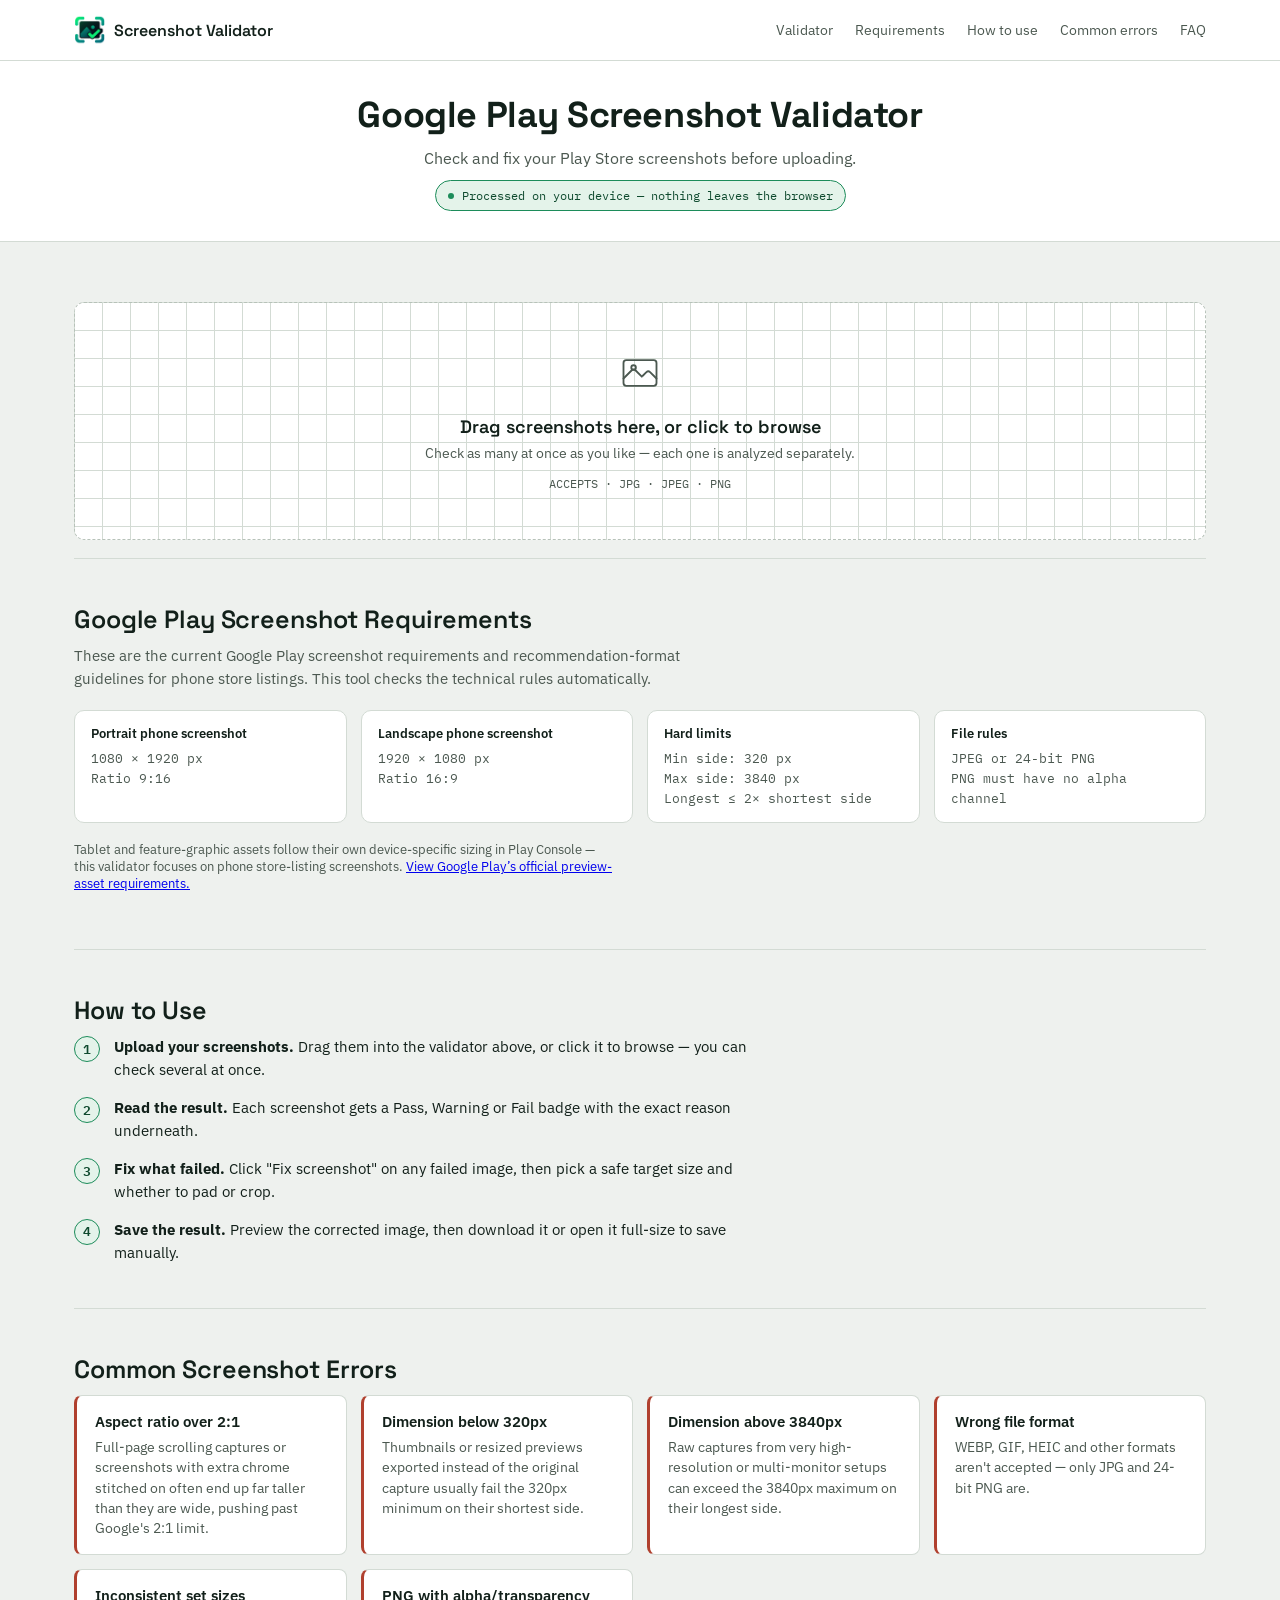
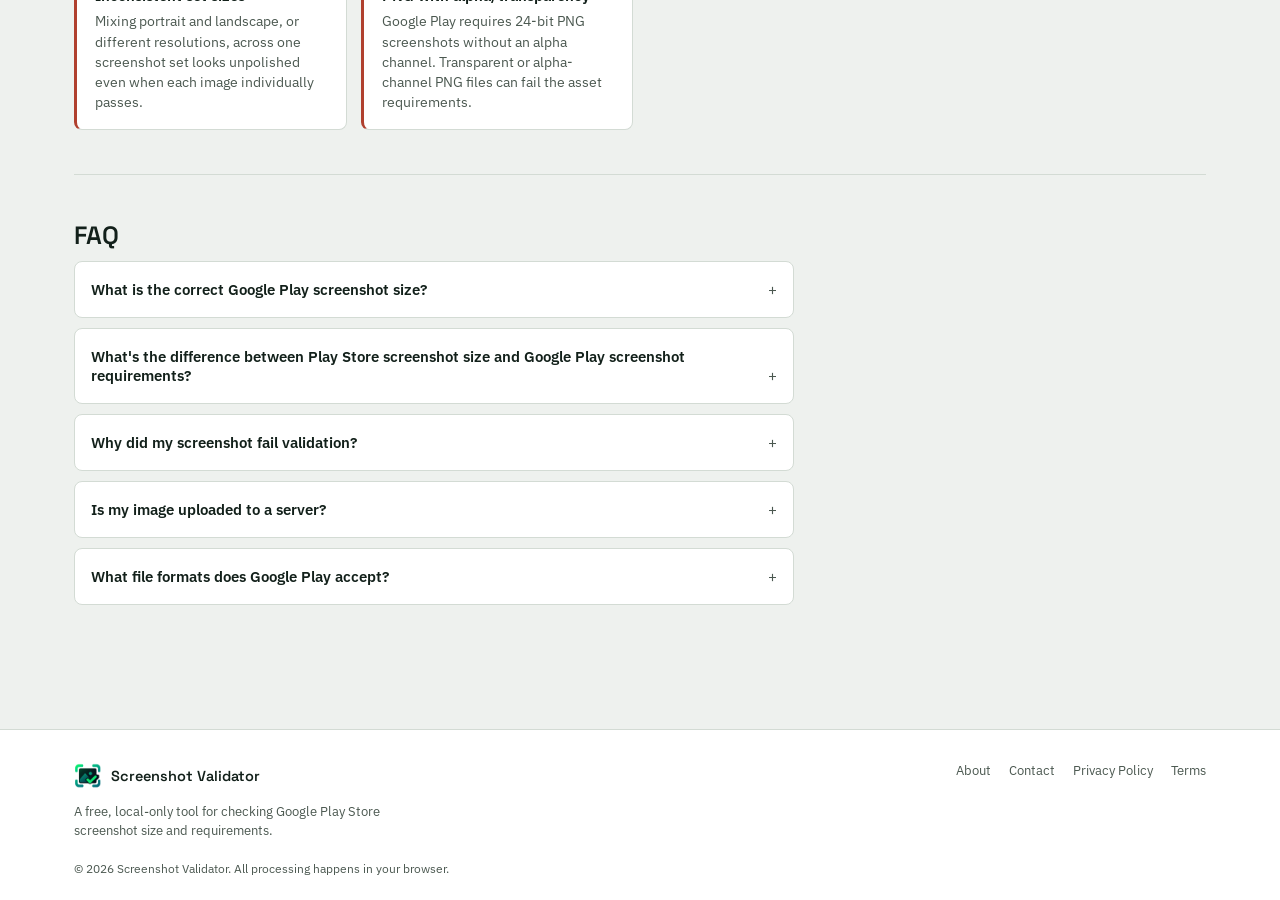
<file: index_fixed_favicon (1).html>
<!DOCTYPE html>
<html lang="en">
<head>
<meta charset="UTF-8">
<meta name="viewport" content="width=device-width, initial-scale=1.0">
<title>Google Play Screenshot Validator – Check & Fix Screenshots</title>
<meta name="description" content="Free Google Play Screenshot Validator to check screenshot size, aspect ratio, PNG/JPEG format and fix invalid Play Store screenshots in your browser.">
<meta name="robots" content="index, follow">
<meta name="theme-color" content="#1C8C5A">
<link rel="canonical" href="https://google-play-screenshot-validator-gn.vercel.app/">
<link rel="icon" href="/favicon.ico?v=3" sizes="any">
<link rel="icon" type="image/png" sizes="32x32" href="/favicon-32x32.png?v=3">
<link rel="apple-touch-icon" href="/favicon.png?v=3">

<meta property="og:type" content="website">
<meta property="og:site_name" content="Google Play Screenshot Validator">
<meta property="og:title" content="Google Play Screenshot Validator – Check & Fix Screenshots">
<meta property="og:description" content="Check and fix your Google Play Store screenshots before uploading. Validates size, aspect ratio and format entirely in your browser — nothing is uploaded.">
<meta property="og:url" content="https://google-play-screenshot-validator-gn.vercel.app/">
<meta name="twitter:card" content="summary">
<meta name="twitter:title" content="Google Play Screenshot Validator">
<meta name="twitter:description" content="Check and fix your Google Play Store screenshots before uploading — free, local, no upload.">

<script type="application/ld+json">
{
  "@context": "https://schema.org",
  "@type": "WebApplication",
  "name": "Google Play Screenshot Validator",
  "url": "https://google-play-screenshot-validator-gn.vercel.app/",
  "image": "https://google-play-screenshot-validator-gn.vercel.app/favicon.png",
  "applicationCategory": "DeveloperApplication",
  "operatingSystem": "Any (runs in browser)",
  "description": "Validates Google Play Store screenshots against Google's size, aspect ratio and format requirements, and lets developers fix failed screenshots locally in the browser.",
  "isAccessibleForFree": true,
  "offers": { "@type": "Offer", "price": "0", "priceCurrency": "USD" }
}
</script>
<script type="application/ld+json">
{
  "@context": "https://schema.org",
  "@type": "FAQPage",
  "mainEntity": [
    {
      "@type": "Question",
      "name": "What is the correct Google Play screenshot size?",
      "acceptedAnswer": { "@type": "Answer", "text": "Google Play requires screenshot dimensions from 320px to 3840px, with the longest side no more than twice the shortest side. For apps to be eligible for recommendation formats that use screenshots, Google requires at least four screenshots with a minimum 1080px resolution, using 9:16 portrait or 16:9 landscape." }
    },
    {
      "@type": "Question",
      "name": "What file formats does Google Play accept for screenshots?",
      "acceptedAnswer": { "@type": "Answer", "text": "Google Play accepts JPEG (JPG) or 24-bit PNG screenshots without an alpha channel." }
    },
    {
      "@type": "Question",
      "name": "Why did my screenshot fail Google Play validation?",
      "acceptedAnswer": { "@type": "Answer", "text": "The most common reasons are an aspect ratio beyond the 2:1 maximum, a dimension smaller than 320px, a dimension larger than 3840px, or an unsupported file type such as WEBP or GIF." }
    },
    {
      "@type": "Question",
      "name": "Does this tool upload my screenshots to a server?",
      "acceptedAnswer": { "@type": "Answer", "text": "No. Every check and every fix runs locally in your browser using the Canvas and File APIs. Screenshots are never sent to a server." }
    }
  ]
}
</script>

<link rel="preconnect" href="https://fonts.googleapis.com">
<link rel="preconnect" href="https://fonts.gstatic.com" crossorigin>
<link href="https://fonts.googleapis.com/css2?family=Space+Grotesk:wght@500;600;700&family=IBM+Plex+Mono:wght@400;500;600&family=IBM+Plex+Sans:wght@400;500;600&display=swap" rel="stylesheet">
<style>
  :root {
    --bg: #EEF1EE;
    --surface: #FFFFFF;
    --surface-2: #E4E9E4;
    --ink: #12201A;
    --ink-soft: #4B5850;
    --line: #D3DBD4;
    --line-strong: #B7C2B9;
    --accent: #1C8C5A;
    --accent-ink: #0E4A2E;
    --pass: #1C8C5A;
    --pass-bg: #E4F3EA;
    --warn: #A66A0B;
    --warn-bg: #FBF0DD;
    --fail: #B0402E;
    --fail-bg: #FBE8E4;
    --shadow: 0 1px 2px rgba(18,32,26,0.06), 0 8px 24px -12px rgba(18,32,26,0.18);
    --radius: 10px;
    --font-display: "Space Grotesk", "Segoe UI", system-ui, sans-serif;
    --font-body: "IBM Plex Sans", "Segoe UI", system-ui, sans-serif;
    --font-mono: "IBM Plex Mono", ui-monospace, "SF Mono", Consolas, monospace;
  }

  :root:not([data-theme="light"]) {
    @media (prefers-color-scheme: dark) {
      --bg: #10140F;
      --surface: #171D16;
      --surface-2: #1E251C;
      --ink: #E9EEE7;
      --ink-soft: #A6B3A5;
      --line: #2B342A;
      --line-strong: #3B463A;
      --accent: #3FBE84;
      --accent-ink: #B7EBCF;
      --pass: #3FBE84;
      --pass-bg: #16301F;
      --warn: #E0A542;
      --warn-bg: #332507;
      --fail: #E17862;
      --fail-bg: #3A1712;
      --shadow: 0 1px 2px rgba(0,0,0,0.3), 0 8px 24px -12px rgba(0,0,0,0.5);
    }
  }

  :root[data-theme="dark"] {
    --bg: #10140F;
    --surface: #171D16;
    --surface-2: #1E251C;
    --ink: #E9EEE7;
    --ink-soft: #A6B3A5;
    --line: #2B342A;
    --line-strong: #3B463A;
    --accent: #3FBE84;
    --accent-ink: #B7EBCF;
    --pass: #3FBE84;
    --pass-bg: #16301F;
    --warn: #E0A542;
    --warn-bg: #332507;
    --fail: #E17862;
    --fail-bg: #3A1712;
    --shadow: 0 1px 2px rgba(0,0,0,0.3), 0 8px 24px -12px rgba(0,0,0,0.5);
  }

  * { box-sizing: border-box; }

  html, body {
    margin: 0;
    padding: 0;
    background: var(--bg);
    color: var(--ink);
    font-family: var(--font-body);
    -webkit-font-smoothing: antialiased;
  }

  body {
    min-height: 100vh;
    padding: 0;
  }

  .wrap {
    max-width: 1180px;
    margin: 0 auto;
    padding: 0 24px;
  }

  body > .wrap { padding-top: 32px; padding-bottom: 60px; }

  header.page-head {
    display: flex;
    align-items: flex-end;
    justify-content: space-between;
    gap: 24px;
    flex-wrap: wrap;
    margin-bottom: 32px;
    padding-bottom: 24px;
    border-bottom: 1px solid var(--line);
  }

  .page-head h1 {
    font-family: var(--font-display);
    font-weight: 700;
    font-size: clamp(28px, 4vw, 38px);
    line-height: 1.1;
    margin: 0 0 8px;
    letter-spacing: -0.01em;
  }

  .page-head p {
    margin: 0;
    color: var(--ink-soft);
    font-size: 15px;
    max-width: 52ch;
    line-height: 1.5;
  }

  .badge-local {
    display: inline-flex;
    align-items: center;
    gap: 8px;
    font-family: var(--font-mono);
    font-size: 12px;
    color: var(--accent-ink);
    background: var(--pass-bg);
    border: 1px solid var(--pass);
    padding: 7px 12px;
    border-radius: 100px;
    white-space: nowrap;
  }

  .badge-local::before {
    content: "";
    width: 6px;
    height: 6px;
    border-radius: 50%;
    background: var(--pass);
    flex: none;
  }

  /* Dropzone */
  .dropzone {
    position: relative;
    border: 1.5px dashed var(--line-strong);
    border-radius: var(--radius);
    background: var(--surface);
    background-image:
      linear-gradient(var(--line) 1px, transparent 1px),
      linear-gradient(90deg, var(--line) 1px, transparent 1px);
    background-size: 28px 28px;
    background-position: -1px -1px;
    padding: 48px 24px;
    text-align: center;
    cursor: pointer;
    transition: border-color 0.15s ease, background-color 0.15s ease;
  }

  .dropzone:hover {
    border-color: var(--accent);
  }

  .dropzone.drag-over {
    border-color: var(--accent);
    background-color: var(--pass-bg);
  }

  .dropzone .dz-icon {
    width: 44px;
    height: 44px;
    margin: 0 auto 16px;
    color: var(--ink-soft);
  }

  .dropzone h2 {
    font-family: var(--font-display);
    font-size: 18px;
    margin: 0 0 6px;
    font-weight: 600;
  }

  .dropzone p {
    margin: 0;
    color: var(--ink-soft);
    font-size: 14px;
  }

  .dropzone .dz-formats {
    margin-top: 14px;
    font-family: var(--font-mono);
    font-size: 12px;
    color: var(--ink-soft);
  }

  input[type="file"] { display: none; }

  /* Report bar */
  .report {
    display: none;
    margin-top: 28px;
    gap: 1px;
    background: var(--line);
    border: 1px solid var(--line);
    border-radius: var(--radius);
    overflow: hidden;
    grid-template-columns: repeat(5, 1fr);
  }

  .report.visible { display: grid; }

  @media (max-width: 760px) {
    .report { grid-template-columns: repeat(2, 1fr); }
    .report .report-cell.score-cell { grid-column: 1 / -1; }
  }

  .report-cell {
    background: var(--surface);
    padding: 18px 20px;
  }

  .report-cell .num {
    font-family: var(--font-mono);
    font-size: 26px;
    font-weight: 600;
    line-height: 1;
    display: block;
  }

  .report-cell .lbl {
    font-size: 12.5px;
    color: var(--ink-soft);
    margin-top: 6px;
    display: block;
  }

  .report-cell.pass-cell .num { color: var(--pass); }
  .report-cell.warn-cell .num { color: var(--warn); }
  .report-cell.fail-cell .num { color: var(--fail); }

  .score-cell {
    display: flex;
    align-items: center;
    gap: 14px;
  }

  .score-ring {
    flex: none;
    width: 52px;
    height: 52px;
  }

  .score-cell .score-text .num { font-size: 22px; }

  /* Toolbar */
  .toolbar {
    display: none;
    justify-content: space-between;
    align-items: center;
    margin-top: 28px;
    margin-bottom: 4px;
    flex-wrap: wrap;
    gap: 12px;
  }

  .toolbar.visible { display: flex; }

  .toolbar h3 {
    font-family: var(--font-display);
    font-size: 16px;
    font-weight: 600;
    margin: 0;
  }

  .toolbar-actions { display: flex; gap: 10px; }

  button.ghost-btn {
    font-family: var(--font-body);
    font-size: 13px;
    color: var(--ink-soft);
    background: transparent;
    border: 1px solid var(--line-strong);
    border-radius: 7px;
    padding: 8px 14px;
    cursor: pointer;
    transition: border-color 0.15s ease, color 0.15s ease;
  }

  button.ghost-btn:hover {
    border-color: var(--ink-soft);
    color: var(--ink);
  }

  button.ghost-btn:focus-visible,
  .dropzone:focus-visible,
  .card-remove:focus-visible {
    outline: 2px solid var(--accent);
    outline-offset: 2px;
  }

  /* Grid of cards */
  .grid {
    display: grid;
    grid-template-columns: repeat(auto-fill, minmax(300px, 1fr));
    gap: 16px;
    margin-top: 18px;
  }

  .card {
    background: var(--surface);
    border: 1px solid var(--line);
    border-radius: var(--radius);
    overflow: hidden;
    display: flex;
    flex-direction: column;
    box-shadow: var(--shadow);
    animation: card-in 0.25s ease;
  }

  @keyframes card-in {
    from { opacity: 0; transform: translateY(6px); }
    to { opacity: 1; transform: translateY(0); }
  }

  @media (prefers-reduced-motion: reduce) {
    .card { animation: none; }
  }

  .card-media {
    position: relative;
    background: var(--surface-2);
    aspect-ratio: 16 / 10;
    display: flex;
    align-items: center;
    justify-content: center;
    overflow: hidden;
  }

  .card-media img {
    max-width: 100%;
    max-height: 100%;
    object-fit: contain;
    display: block;
  }

  .status-pill {
    position: absolute;
    top: 10px;
    left: 10px;
    font-family: var(--font-mono);
    font-size: 11.5px;
    font-weight: 600;
    padding: 4px 10px;
    border-radius: 100px;
    border: 1px solid transparent;
    letter-spacing: 0.02em;
  }

  .status-pill.pass { color: var(--pass); background: var(--pass-bg); border-color: var(--pass); }
  .status-pill.warning { color: var(--warn); background: var(--warn-bg); border-color: var(--warn); }
  .status-pill.fail { color: var(--fail); background: var(--fail-bg); border-color: var(--fail); }

  .card-remove {
    position: absolute;
    top: 10px;
    right: 10px;
    width: 26px;
    height: 26px;
    border-radius: 50%;
    background: rgba(18,32,26,0.55);
    color: #fff;
    border: none;
    cursor: pointer;
    display: flex;
    align-items: center;
    justify-content: center;
    font-size: 14px;
    line-height: 1;
  }

  .card-remove:hover { background: rgba(18,32,26,0.8); }

  .card-body {
    padding: 14px 16px 16px;
    display: flex;
    flex-direction: column;
    gap: 12px;
    flex: 1;
  }

  .card-name {
    font-size: 13px;
    font-weight: 600;
    word-break: break-all;
    line-height: 1.3;
  }

  .metrics {
    display: grid;
    grid-template-columns: repeat(2, 1fr);
    gap: 6px 12px;
    font-family: var(--font-mono);
    font-size: 12.5px;
  }

  .metrics div {
    display: flex;
    justify-content: space-between;
    gap: 8px;
    padding: 4px 0;
    border-bottom: 1px dashed var(--line);
  }

  .metrics span.k { color: var(--ink-soft); }
  .metrics span.v { color: var(--ink); text-align: right; }

  .reasons {
    font-size: 12.5px;
    line-height: 1.5;
    color: var(--ink-soft);
    padding-top: 4px;
    border-top: 1px solid var(--line);
  }

  .reasons ul {
    margin: 6px 0 0;
    padding-left: 18px;
  }

  .reasons li { margin-bottom: 4px; }
  .reasons li.reason-fail { color: var(--fail); }
  .reasons li.reason-warn { color: var(--warn); }
  .reasons li.reason-pass { color: var(--pass); }

  /* Reference panel */
  .reference {
    margin-top: 40px;
    border-top: 1px solid var(--line);
    padding-top: 24px;
  }

  .reference h3 {
    font-family: var(--font-display);
    font-size: 15px;
    font-weight: 600;
    margin: 0 0 14px;
  }

  .ref-grid {
    display: grid;
    grid-template-columns: repeat(auto-fit, minmax(220px, 1fr));
    gap: 14px;
  }

  .ref-card {
    background: var(--surface);
    border: 1px solid var(--line);
    border-radius: var(--radius);
    padding: 14px 16px;
  }

  .ref-card .ref-title {
    font-size: 13px;
    font-weight: 600;
    margin-bottom: 6px;
  }

  .ref-card .ref-spec {
    font-family: var(--font-mono);
    font-size: 12.5px;
    color: var(--ink-soft);
    line-height: 1.6;
  }

  .empty-hint {
    text-align: center;
    color: var(--ink-soft);
    font-size: 13px;
    margin-top: 14px;
  }

  /* Fix button on failed cards */
  .fix-btn {
    font-family: var(--font-body);
    font-size: 13px;
    font-weight: 600;
    color: #fff;
    background: var(--fail);
    border: none;
    border-radius: 7px;
    padding: 9px 14px;
    cursor: pointer;
    width: 100%;
    transition: opacity 0.15s ease;
  }

  .fix-btn:hover { opacity: 0.88; }

  /* Modal */
  .modal-overlay {
    display: none;
    position: fixed;
    inset: 0;
    background: rgba(10,16,12,0.55);
    align-items: center;
    justify-content: center;
    padding: 20px;
    z-index: 100;
  }

  .modal-overlay.open { display: flex; }

  .modal {
    background: var(--surface);
    border: 1px solid var(--line);
    border-radius: 14px;
    box-shadow: var(--shadow);
    width: 100%;
    max-width: 720px;
    max-height: 90vh;
    overflow-y: auto;
  }

  .modal-header {
    display: flex;
    align-items: flex-start;
    justify-content: space-between;
    gap: 16px;
    padding: 20px 24px 0;
  }

  .modal-header h2 {
    font-family: var(--font-display);
    font-size: 19px;
    font-weight: 600;
    margin: 0 0 4px;
  }

  .modal-header .modal-file {
    font-family: var(--font-mono);
    font-size: 12.5px;
    color: var(--ink-soft);
    word-break: break-all;
  }

  .modal-close {
    flex: none;
    width: 30px;
    height: 30px;
    border-radius: 50%;
    border: 1px solid var(--line-strong);
    background: transparent;
    color: var(--ink-soft);
    font-size: 14px;
    cursor: pointer;
  }

  .modal-close:hover { color: var(--ink); border-color: var(--ink-soft); }

  .modal-body { padding: 16px 24px 24px; }

  .fix-explain {
    background: var(--fail-bg);
    border: 1px solid var(--fail);
    color: var(--fail);
    border-radius: 8px;
    padding: 12px 14px;
    font-size: 13.5px;
    line-height: 1.5;
    margin-bottom: 20px;
  }

  .fix-section { margin-bottom: 20px; }

  .fix-section .fix-label {
    font-size: 12.5px;
    font-weight: 600;
    color: var(--ink-soft);
    margin-bottom: 8px;
    display: block;
  }

  .option-row {
    display: flex;
    gap: 10px;
    flex-wrap: wrap;
  }

  .option-card {
    flex: 1;
    min-width: 160px;
    text-align: left;
    background: var(--surface-2);
    border: 1.5px solid var(--line);
    border-radius: 8px;
    padding: 12px 14px;
    cursor: pointer;
    font-family: var(--font-body);
  }

  .option-card .oc-title {
    font-family: var(--font-mono);
    font-weight: 600;
    font-size: 14px;
    color: var(--ink);
  }

  .option-card .oc-sub {
    font-size: 12px;
    color: var(--ink-soft);
    margin-top: 2px;
  }

  .option-card.selected {
    border-color: var(--accent);
    background: var(--pass-bg);
  }

  .option-card.selected .oc-title { color: var(--accent-ink); }

  .bg-swatch-row {
    display: flex;
    gap: 8px;
    align-items: center;
  }

  .bg-swatch {
    width: 30px;
    height: 30px;
    border-radius: 6px;
    border: 1.5px solid var(--line-strong);
    cursor: pointer;
  }

  .bg-swatch.selected { outline: 2px solid var(--accent); outline-offset: 2px; }

  .preview-wrap {
    background: var(--surface-2);
    border: 1px solid var(--line);
    border-radius: 8px;
    display: flex;
    align-items: center;
    justify-content: center;
    padding: 16px;
    min-height: 200px;
  }

  .preview-wrap canvas {
    max-width: 100%;
    max-height: 320px;
    border-radius: 4px;
    box-shadow: 0 1px 4px rgba(0,0,0,0.15);
  }

  .result-note {
    font-family: var(--font-mono);
    font-size: 12.5px;
    color: var(--pass);
    margin-top: 10px;
    text-align: center;
  }

  .modal-footer {
    display: flex;
    justify-content: flex-end;
    gap: 10px;
    margin-top: 22px;
  }

  button.primary-btn {
    font-family: var(--font-body);
    font-size: 13.5px;
    font-weight: 600;
    color: #fff;
    background: var(--accent);
    border: none;
    border-radius: 8px;
    padding: 10px 18px;
    cursor: pointer;
    transition: opacity 0.15s ease;
  }

  button.primary-btn:hover { opacity: 0.9; }

  .fix-notice {
    font-size: 12.5px;
    line-height: 1.5;
    color: var(--warn);
    background: var(--warn-bg);
    border: 1px solid var(--warn);
    border-radius: 8px;
    padding: 10px 12px;
  }

  .preview-wrap-full {
    min-height: 240px;
  }

  .preview-wrap-full img {
    max-width: 100%;
    max-height: 360px;
    border-radius: 4px;
    box-shadow: 0 1px 4px rgba(0,0,0,0.15);
    display: block;
  }

  .preview-metrics {
    grid-template-columns: repeat(3, 1fr);
    margin-top: 16px;
  }

  @media (max-width: 560px) {
    .preview-metrics { grid-template-columns: 1fr; }
  }

  .preview-modal.fullsize {
    max-width: 96vw;
    max-height: 96vh;
  }

  .preview-modal.fullsize .preview-metrics,
  .preview-modal.fullsize .modal-header .modal-file {
    display: none;
  }

  .preview-modal.fullsize .preview-wrap-full {
    background: #111;
    padding: 0;
  }

  .preview-modal.fullsize .preview-wrap-full img {
    max-height: 84vh;
  }

  /* ---------- Site chrome (header, hero, content sections, footer) ---------- */

  html { scroll-behavior: smooth; }

  .skip-link {
    position: absolute;
    left: -999px;
    top: 0;
    background: var(--accent);
    color: #fff;
    padding: 10px 16px;
    border-radius: 0 0 8px 0;
    z-index: 200;
    font-size: 13px;
  }

  .skip-link:focus { left: 0; }

  .site-header {
    position: sticky;
    top: 0;
    z-index: 40;
    background: var(--surface);
    border-bottom: 1px solid var(--line);
  }

  .site-header-inner {
    display: flex;
    align-items: center;
    justify-content: space-between;
    gap: 20px;
    padding: 14px 24px;
    flex-wrap: wrap;
  }

  .brand {
    display: inline-flex;
    align-items: center;
    gap: 8px;
    font-family: var(--font-display);
    font-weight: 600;
    font-size: 16px;
    color: var(--ink);
    text-decoration: none;
  }

  .brand-icon {
    width: 32px;
    height: 32px;
    flex: none;
    object-fit: contain;
    display: block;
  }

  .footer-brand-line {
    display: inline-flex;
    align-items: center;
    gap: 9px;
  }

  .footer-brand-icon {
    width: 28px;
    height: 28px;
    flex: none;
    object-fit: contain;
    display: block;
  }

  @media (max-width: 560px) {
    .brand-icon {
      width: 28px;
      height: 28px;
    }

    .brand {
      font-size: 15px;
    }
  }

  .brand-mark {
    display: inline-flex;
    align-items: center;
    justify-content: center;
    width: 22px;
    height: 22px;
    border-radius: 6px;
    background: var(--accent);
    color: #fff;
    font-size: 10px;
  }

  .site-nav {
    display: flex;
    gap: 22px;
    flex-wrap: wrap;
  }

  .site-nav a {
    font-size: 13.5px;
    color: var(--ink-soft);
    text-decoration: none;
  }

  .site-nav a:hover { color: var(--accent-ink); }

  .hero {
    background: var(--surface);
    border-bottom: 1px solid var(--line);
    padding: 34px 24px 30px;
  }

  .hero-inner {
    text-align: center;
    display: flex;
    flex-direction: column;
    align-items: center;
    gap: 12px;
    padding: 0;
  }

  .hero h1 {
    font-family: var(--font-display);
    font-weight: 700;
    font-size: clamp(26px, 4vw, 36px);
    line-height: 1.15;
    margin: 0;
    letter-spacing: -0.01em;
  }

  .hero p {
    margin: 0;
    color: var(--ink-soft);
    font-size: 16px;
    max-width: 46ch;
  }

  .tool-section { padding-top: 28px; }

  .content-section {
    padding: 44px 0;
    border-top: 1px solid var(--line);
  }

  .section-title {
    font-family: var(--font-display);
    font-size: clamp(20px, 3vw, 25px);
    font-weight: 600;
    margin: 0 0 10px;
    letter-spacing: -0.005em;
  }

  .section-lead {
    color: var(--ink-soft);
    font-size: 14.5px;
    max-width: 68ch;
    line-height: 1.55;
    margin: 0 0 20px;
  }

  .section-note {
    color: var(--ink-soft);
    font-size: 13px;
    margin-top: 18px;
    max-width: 68ch;
  }

  .steps-list {
    list-style: none;
    margin: 0;
    padding: 0;
    display: flex;
    flex-direction: column;
    gap: 16px;
    max-width: 68ch;
  }

  .steps-list li {
    display: flex;
    gap: 14px;
    align-items: flex-start;
    font-size: 14.5px;
    line-height: 1.55;
  }

  .step-num {
    flex: none;
    width: 26px;
    height: 26px;
    border-radius: 50%;
    background: var(--pass-bg);
    color: var(--accent-ink);
    border: 1px solid var(--accent);
    display: flex;
    align-items: center;
    justify-content: center;
    font-family: var(--font-mono);
    font-size: 12.5px;
    font-weight: 600;
  }

  .error-grid {
    display: grid;
    grid-template-columns: repeat(auto-fit, minmax(240px, 1fr));
    gap: 14px;
  }

  .error-card {
    background: var(--surface);
    border: 1px solid var(--line);
    border-left: 3px solid var(--fail);
    border-radius: 8px;
    padding: 16px 18px;
  }

  .error-title {
    font-weight: 600;
    font-size: 14.5px;
    margin-bottom: 6px;
  }

  .error-card p {
    margin: 0;
    font-size: 13.5px;
    color: var(--ink-soft);
    line-height: 1.5;
  }

  .faq-list {
    display: flex;
    flex-direction: column;
    gap: 10px;
    max-width: 72ch;
  }

  .faq-item {
    background: var(--surface);
    border: 1px solid var(--line);
    border-radius: 8px;
    padding: 4px 16px;
  }

  .faq-item summary {
    cursor: pointer;
    font-weight: 600;
    font-size: 14.5px;
    padding: 14px 0;
    list-style: none;
  }

  .faq-item summary::-webkit-details-marker { display: none; }

  .faq-item summary::after {
    content: "+";
    float: right;
    color: var(--ink-soft);
    font-weight: 400;
  }

  .faq-item[open] summary::after { content: "−"; }

  .faq-item p {
    margin: 0 0 16px;
    font-size: 13.5px;
    color: var(--ink-soft);
    line-height: 1.55;
  }

  .site-footer {
    margin-top: 20px;
    background: var(--surface);
    border-top: 1px solid var(--line);
  }

  .site-footer-inner {
    display: flex;
    justify-content: space-between;
    align-items: flex-start;
    gap: 24px;
    flex-wrap: wrap;
    padding: 32px 24px 20px;
  }

  .footer-brand {
    font-family: var(--font-display);
    font-weight: 600;
    font-size: 14.5px;
    max-width: 40ch;
  }

  .footer-brand p {
    margin: 8px 0 0;
    font-family: var(--font-body);
    font-weight: 400;
    font-size: 13px;
    color: var(--ink-soft);
    line-height: 1.5;
  }

  .footer-links {
    display: flex;
    gap: 18px;
    flex-wrap: wrap;
  }

  .footer-links a {
    font-size: 13px;
    color: var(--ink-soft);
    text-decoration: none;
  }

  .footer-links a:hover { color: var(--accent-ink); }

  .footer-copy {
    font-size: 12px;
    color: var(--ink-soft);
    padding: 0 24px 24px;
  }
</style>
</head>
<body>
<a class="skip-link" href="#validator">Skip to validator</a>

<header class="site-header">
  <div class="wrap site-header-inner">
    <a class="brand" href="#top" aria-label="Screenshot Validator home">
      <img class="brand-icon" src="/favicon.png" alt="" width="32" height="32" aria-hidden="true">
      <span>Screenshot Validator</span>
    </a>
    <nav class="site-nav" aria-label="Primary">
      <a href="#validator">Validator</a>
      <a href="#requirements">Requirements</a>
      <a href="#how-to-use">How to use</a>
      <a href="#common-errors">Common errors</a>
      <a href="#faq">FAQ</a>
    </nav>
  </div>
</header>

<section class="hero" id="top">
  <div class="wrap hero-inner">
    <h1>Google Play Screenshot Validator</h1>
    <p>Check and fix your Play Store screenshots before uploading.</p>
    <span class="badge-local">Processed on your device — nothing leaves the browser</span>
  </div>
</section>

<div class="wrap">

  <section id="validator" class="tool-section" aria-label="Screenshot validator">

  <div class="dropzone" id="dropzone" tabindex="0" role="button" aria-label="Upload screenshots">
    <svg class="dz-icon" viewBox="0 0 48 48" fill="none" xmlns="http://www.w3.org/2000/svg">
      <rect x="6" y="10" width="36" height="28" rx="3" stroke="currentColor" stroke-width="2"/>
      <path d="M6 30l9-9a3 3 0 014 0l7 7" stroke="currentColor" stroke-width="2" stroke-linecap="round" stroke-linejoin="round"/>
      <path d="M27 27l4-4a3 3 0 014 0l7 7" stroke="currentColor" stroke-width="2" stroke-linecap="round" stroke-linejoin="round"/>
      <circle cx="17" cy="18" r="2.5" stroke="currentColor" stroke-width="2"/>
    </svg>
    <h2>Drag screenshots here, or click to browse</h2>
    <p>Check as many at once as you like — each one is analyzed separately.</p>
    <div class="dz-formats">ACCEPTS · JPG · JPEG · PNG</div>
    <input type="file" id="fileInput" accept="image/jpeg,image/png" multiple>
  </div>

  <div class="report" id="report">
    <div class="report-cell">
      <span class="num" id="statTotal">0</span>
      <span class="lbl">Total screenshots</span>
    </div>
    <div class="report-cell pass-cell">
      <span class="num" id="statPass">0</span>
      <span class="lbl">Passed</span>
    </div>
    <div class="report-cell warn-cell">
      <span class="num" id="statWarn">0</span>
      <span class="lbl">Warnings</span>
    </div>
    <div class="report-cell fail-cell">
      <span class="num" id="statFail">0</span>
      <span class="lbl">Failed</span>
    </div>
    <div class="report-cell score-cell">
      <svg class="score-ring" id="scoreRing" viewBox="0 0 52 52">
        <circle cx="26" cy="26" r="22" fill="none" stroke="var(--line)" stroke-width="5"/>
        <circle id="scoreArc" cx="26" cy="26" r="22" fill="none" stroke="var(--accent)" stroke-width="5"
          stroke-linecap="round" stroke-dasharray="138.2" stroke-dashoffset="138.2"
          transform="rotate(-90 26 26)"/>
      </svg>
      <div class="score-text">
        <span class="num" id="statScore">0%</span>
        <span class="lbl">Readiness score</span>
      </div>
    </div>
  </div>

  <div class="toolbar" id="toolbar">
    <h3 id="toolbarTitle">Results</h3>
    <div class="toolbar-actions">
      <button class="ghost-btn" id="clearAllBtn">Clear all</button>
    </div>
  </div>

  <div class="grid" id="grid"></div>

  </section>

  <section id="requirements" class="content-section">
    <h2 class="section-title">Google Play Screenshot Requirements</h2>
    <p class="section-lead">These are the current Google Play screenshot requirements and recommendation-format guidelines for phone store listings. This tool checks the technical rules automatically.</p>
    <div class="ref-grid">
      <div class="ref-card">
        <div class="ref-title">Portrait phone screenshot</div>
        <div class="ref-spec">1080 × 1920 px<br>Ratio 9:16</div>
      </div>
      <div class="ref-card">
        <div class="ref-title">Landscape phone screenshot</div>
        <div class="ref-spec">1920 × 1080 px<br>Ratio 16:9</div>
      </div>
      <div class="ref-card">
        <div class="ref-title">Hard limits</div>
        <div class="ref-spec">Min side: 320 px<br>Max side: 3840 px<br>Longest ≤ 2× shortest side</div>
      </div>
      <div class="ref-card">
        <div class="ref-title">File rules</div>
        <div class="ref-spec">JPEG or 24-bit PNG<br>PNG must have no alpha channel</div>
      </div>
    </div>
    <p class="section-note">Tablet and feature-graphic assets follow their own device-specific sizing in Play Console — this validator focuses on phone store-listing screenshots. <a href="https://support.google.com/googleplay/android-developer/answer/9866151" target="_blank" rel="noopener noreferrer">View Google Play’s official preview-asset requirements.</a></p>
  </section>

  <section id="how-to-use" class="content-section">
    <h2 class="section-title">How to Use</h2>
    <ol class="steps-list">
      <li><span class="step-num">1</span><div><strong>Upload your screenshots.</strong> Drag them into the validator above, or click it to browse — you can check several at once.</div></li>
      <li><span class="step-num">2</span><div><strong>Read the result.</strong> Each screenshot gets a Pass, Warning or Fail badge with the exact reason underneath.</div></li>
      <li><span class="step-num">3</span><div><strong>Fix what failed.</strong> Click "Fix screenshot" on any failed image, then pick a safe target size and whether to pad or crop.</div></li>
      <li><span class="step-num">4</span><div><strong>Save the result.</strong> Preview the corrected image, then download it or open it full-size to save manually.</div></li>
    </ol>
  </section>

  <section id="common-errors" class="content-section">
    <h2 class="section-title">Common Screenshot Errors</h2>
    <div class="error-grid">
      <div class="error-card">
        <div class="error-title">Aspect ratio over 2:1</div>
        <p>Full-page scrolling captures or screenshots with extra chrome stitched on often end up far taller than they are wide, pushing past Google's 2:1 limit.</p>
      </div>
      <div class="error-card">
        <div class="error-title">Dimension below 320px</div>
        <p>Thumbnails or resized previews exported instead of the original capture usually fail the 320px minimum on their shortest side.</p>
      </div>
      <div class="error-card">
        <div class="error-title">Dimension above 3840px</div>
        <p>Raw captures from very high-resolution or multi-monitor setups can exceed the 3840px maximum on their longest side.</p>
      </div>
      <div class="error-card">
        <div class="error-title">Wrong file format</div>
        <p>WEBP, GIF, HEIC and other formats aren't accepted — only JPG and 24-bit PNG are.</p>
      </div>
      <div class="error-card">
        <div class="error-title">Inconsistent set sizes</div>
        <p>Mixing portrait and landscape, or different resolutions, across one screenshot set looks unpolished even when each image individually passes.</p>
      </div>
      <div class="error-card">
        <div class="error-title">PNG with alpha/transparency</div>
        <p>Google Play requires 24-bit PNG screenshots without an alpha channel. Transparent or alpha-channel PNG files can fail the asset requirements.</p>
      </div>
    </div>
  </section>

  <section id="faq" class="content-section">
    <h2 class="section-title">FAQ</h2>
    <div class="faq-list">
      <details class="faq-item">
        <summary>What is the correct Google Play screenshot size?</summary>
        <p>Google Play requires dimensions from 320px to 3840px, with the longest side no more than twice the shortest. For app recommendation formats that use screenshots, provide at least four screenshots at 1080px minimum resolution, using 1080×1920 portrait or 1920×1080 landscape.</p>
      </details>
      <details class="faq-item">
        <summary>What's the difference between Play Store screenshot size and Google Play screenshot requirements?</summary>
        <p>They describe the same thing from two angles: "screenshot size" refers to the pixel dimensions and ratio, while "requirements" also cover accepted file formats (JPG/PNG) and how many screenshots your listing needs.</p>
      </details>
      <details class="faq-item">
        <summary>Why did my screenshot fail validation?</summary>
        <p>Usually one of four reasons: the aspect ratio exceeds 2:1, a side is under 320px, a side is over 3840px, or the file isn't JPG/PNG. This tool names the exact reason under each result.</p>
      </details>
      <details class="faq-item">
        <summary>Is my image uploaded to a server?</summary>
        <p>No. Validation and fixing both run locally using your browser's File and Canvas APIs. Your screenshots never leave your device.</p>
      </details>
      <details class="faq-item">
        <summary>What file formats does Google Play accept?</summary>
        <p>JPEG (JPG) or 24-bit PNG without an alpha channel. This validator checks both the file type and PNG alpha/bit-depth rules.</p>
      </details>
    </div>
  </section>

</div>

<footer class="site-footer">
  <div class="wrap site-footer-inner">
    <div class="footer-brand">
      <div class="footer-brand-line">
        <img class="footer-brand-icon" src="/favicon.png" alt="" width="28" height="28" aria-hidden="true">
        <span>Screenshot Validator</span>
      </div>
      <p>A free, local-only tool for checking Google Play Store screenshot size and requirements.</p>
    </div>
    <nav class="footer-links" aria-label="Footer">
      <a href="about.html">About</a>
      <a href="contact.html">Contact</a>
      <a href="privacy.html">Privacy Policy</a>
      <a href="terms.html">Terms</a>
    </nav>
  </div>
  <div class="wrap footer-copy">© <span id="footerYear"></span> Screenshot Validator. All processing happens in your browser.</div>
</footer>

<div class="modal-overlay" id="fixModal" aria-hidden="true">
  <div class="modal" role="dialog" aria-modal="true" aria-labelledby="fixModalTitle">
    <div class="modal-header">
      <div>
        <h2 id="fixModalTitle">Fix screenshot</h2>
        <div class="modal-file" id="fixModalFile"></div>
      </div>
      <button class="modal-close" id="fixModalClose" aria-label="Close">✕</button>
    </div>
    <div class="modal-body">
      <div class="fix-explain" id="fixExplain"></div>

      <div class="fix-section">
        <span class="fix-label">Target size</span>
        <div class="option-row" id="fixSizeOptions"></div>
      </div>

      <div class="fix-section">
        <span class="fix-label">How should it fit?</span>
        <div class="option-row" id="fixModeOptions"></div>
      </div>

      <div class="fix-section" id="fixBgSection">
        <span class="fix-label">Padding color</span>
        <div class="bg-swatch-row">
          <button class="bg-swatch selected" data-bg="#FFFFFF" style="background:#FFFFFF" aria-label="White padding"></button>
          <button class="bg-swatch" data-bg="#000000" style="background:#000000" aria-label="Black padding"></button>
        </div>
      </div>

      <div class="fix-section">
        <span class="fix-label">Preview</span>
        <div class="preview-wrap">
          <canvas id="fixCanvas"></canvas>
        </div>
        <div class="result-note" id="fixResultNote"></div>
      </div>

      <div class="fix-section" id="fixDownloadNotice" style="display:none;">
        <div class="fix-notice">If your browser blocks a download, use “Open Fixed Image” and save the preview manually.</div>
      </div>

      <div class="modal-footer">
        <button class="ghost-btn" id="fixCancelBtn">Cancel</button>
        <button class="ghost-btn" id="fixOpenBtn">Open Fixed Image</button>
        <button class="primary-btn" id="fixDownloadBtn">Download Fixed Image</button>
      </div>
    </div>
  </div>
</div>

<div class="modal-overlay" id="previewModal" aria-hidden="true">
  <div class="modal preview-modal" id="previewModalBox" role="dialog" aria-modal="true" aria-labelledby="previewModalTitle">
    <div class="modal-header">
      <div>
        <h2 id="previewModalTitle">Fixed image</h2>
        <div class="modal-file" id="previewModalFile"></div>
      </div>
      <button class="modal-close" id="previewModalClose" aria-label="Close">✕</button>
    </div>
    <div class="modal-body">
      <div class="preview-wrap preview-wrap-full">
        <img id="previewImg" alt="Fixed screenshot">
      </div>

      <div class="metrics preview-metrics">
        <div><span class="k">Dimensions</span><span class="v" id="previewDims"></span></div>
        <div><span class="k">Aspect ratio</span><span class="v" id="previewRatio"></span></div>
        <div><span class="k">File type</span><span class="v" id="previewType"></span></div>
      </div>

      <div class="modal-footer">
        <button class="ghost-btn" id="previewFullBtn">View Full Size</button>
        <button class="ghost-btn" id="previewCloseBtn">Close</button>
      </div>
    </div>
  </div>
</div>

<script>
(function () {
  const dropzone = document.getElementById('dropzone');
  const fileInput = document.getElementById('fileInput');
  const grid = document.getElementById('grid');
  const report = document.getElementById('report');
  const toolbar = document.getElementById('toolbar');
  const toolbarTitle = document.getElementById('toolbarTitle');
  const clearAllBtn = document.getElementById('clearAllBtn');

  const statTotal = document.getElementById('statTotal');
  const statPass = document.getElementById('statPass');
  const statWarn = document.getElementById('statWarn');
  const statFail = document.getElementById('statFail');
  const statScore = document.getElementById('statScore');
  const scoreArc = document.getElementById('scoreArc');

  const MIN_DIM = 320;
  const MAX_DIM = 3840;
  const MAX_RATIO = 2;
  const STANDARD_RATIO = 16 / 9;
  const RATIO_TOLERANCE = 0.05;

  let items = []; // { id, file, url, width, height, status, reasons }
  let seq = 0;

  function formatBytes(bytes) {
    if (bytes < 1024) return bytes + ' B';
    if (bytes < 1024 * 1024) return (bytes / 1024).toFixed(1) + ' KB';
    return (bytes / (1024 * 1024)).toFixed(2) + ' MB';
  }

  function niceType(mime) {
    if (mime === 'image/jpeg') return 'JPEG';
    if (mime === 'image/png') return 'PNG';
    return mime || 'Unknown';
  }

  async function inspectPng(file) {
    if (file.type !== 'image/png') {
      return { isPng: false, valid24BitNoAlpha: true, hasAlpha: false, bitDepth: null, colorType: null };
    }

    try {
      const bytes = new Uint8Array(await file.arrayBuffer());
      const signature = [137, 80, 78, 71, 13, 10, 26, 10];
      const isPng = signature.every((v, i) => bytes[i] === v);
      if (!isPng || bytes.length < 33) {
        return { isPng: true, valid24BitNoAlpha: false, hasAlpha: true, bitDepth: null, colorType: null };
      }

      // IHDR starts immediately after the 8-byte signature.
      // Bit depth is byte 24; color type is byte 25.
      const bitDepth = bytes[24];
      const colorType = bytes[25];

      // PNG color types 4 and 6 contain an alpha channel.
      let hasAlpha = colorType === 4 || colorType === 6;

      // Indexed/grayscale/truecolor PNGs can also contain transparency via tRNS.
      let offset = 8;
      while (offset + 12 <= bytes.length) {
        const length =
          ((bytes[offset] << 24) >>> 0) |
          (bytes[offset + 1] << 16) |
          (bytes[offset + 2] << 8) |
          bytes[offset + 3];
        const typeCode = String.fromCharCode(
          bytes[offset + 4], bytes[offset + 5], bytes[offset + 6], bytes[offset + 7]
        );
        if (typeCode === 'tRNS') hasAlpha = true;
        offset += 12 + length;
        if (typeCode === 'IEND') break;
      }

      // Google's requirement is 24-bit PNG without alpha:
      // 8-bit per RGB channel (color type 2), no tRNS.
      const valid24BitNoAlpha = bitDepth === 8 && colorType === 2 && !hasAlpha;
      return { isPng: true, valid24BitNoAlpha, hasAlpha, bitDepth, colorType };
    } catch (e) {
      return { isPng: true, valid24BitNoAlpha: false, hasAlpha: true, bitDepth: null, colorType: null };
    }
  }

  function validate(width, height, sizeBytes, type, pngInfo) {
    const reasons = [];
    let status = 'pass';

    const validTypes = ['image/jpeg', 'image/png'];
    if (!validTypes.includes(type)) {
      status = 'fail';
      reasons.push({ level: 'fail', text: 'Unsupported file type — only JPG and PNG are accepted by Google Play.' });
    }

    if (type === 'image/png' && pngInfo && !pngInfo.valid24BitNoAlpha) {
      status = 'fail';
      if (pngInfo.hasAlpha) {
        reasons.push({ level: 'fail', text: 'PNG contains an alpha/transparency channel. Google Play requires 24-bit PNG without alpha.' });
      } else {
        reasons.push({ level: 'fail', text: 'PNG is not 24-bit RGB. Google Play requires a 24-bit PNG without alpha.' });
      }
    }

    const shortest = Math.min(width, height);
    const longest = Math.max(width, height);
    const ratio = shortest > 0 ? longest / shortest : 0;

    if (shortest < MIN_DIM) {
      status = 'fail';
      reasons.push({ level: 'fail', text: `Minimum allowed dimension is ${MIN_DIM}px. Shortest side is ${shortest}px.` });
    }

    if (longest > MAX_DIM) {
      status = 'fail';
      reasons.push({ level: 'fail', text: `Maximum allowed dimension is ${MAX_DIM}px. Longest side is ${longest}px.` });
    }

    if (shortest >= MIN_DIM && ratio > MAX_RATIO) {
      status = 'fail';
      reasons.push({ level: 'fail', text: `Longest side must not exceed ${MAX_RATIO}× the shortest side. Current ratio is ${ratio.toFixed(2)}:1.` });
    }

    if (status !== 'fail') {
      const diff = Math.abs(ratio - STANDARD_RATIO) / STANDARD_RATIO;
      if (diff > RATIO_TOLERANCE) {
        status = 'warning';
        reasons.push({ level: 'warn', text: `Aspect ratio ${ratio.toFixed(2)}:1 differs from the standard 16:9 layout Google Play recommends.` });
      }
      if (longest < 1080) {
        status = 'warning';
        reasons.push({ level: 'warn', text: `Longest side is ${longest}px — 1080px or more is recommended for a sharp store listing.` });
      }
    }

    if (status === 'pass') {
      reasons.push({ level: 'pass', text: 'Meets all Google Play screenshot requirements.' });
    }

    return { status, reasons, ratio, shortest, longest };
  }

  function orientation(width, height) {
    if (width === height) return 'Square';
    return width > height ? 'Landscape' : 'Portrait';
  }

  function addFiles(fileList) {
    const files = Array.from(fileList).filter(f =>
      f.type === 'image/jpeg' || f.type === 'image/png'
    );
    files.forEach(readFile);
  }

  function readFile(file) {
    const id = 'shot-' + (seq++);
    const url = URL.createObjectURL(file);
    const img = new Image();

    const record = {
      id, file, url,
      width: null, height: null,
      status: 'pending', reasons: []
    };
    items.push(record);
    render();

    img.onload = async function () {
      record.width = img.naturalWidth;
      record.height = img.naturalHeight;
      record.imgEl = img;
      const pngInfo = await inspectPng(file);
      record.pngInfo = pngInfo;
      const result = validate(record.width, record.height, file.size, file.type, pngInfo);
      record.status = result.status;
      record.reasons = result.reasons;
      record.ratio = result.ratio;
      render();
    };

    img.onerror = function () {
      record.width = 0;
      record.height = 0;
      record.status = 'fail';
      record.reasons = [{ level: 'fail', text: 'Could not read this file as an image.' }];
      render();
    };

    img.src = url;
  }

  function removeItem(id) {
    const idx = items.findIndex(i => i.id === id);
    if (idx > -1) {
      URL.revokeObjectURL(items[idx].url);
      items.splice(idx, 1);
      render();
    }
  }

  function clearAll() {
    items.forEach(i => URL.revokeObjectURL(i.url));
    items = [];
    render();
  }

  function cardHtml(item) {
    const isPending = item.status === 'pending';
    const statusLabel = isPending ? 'Checking…' : item.status.toUpperCase();
    const statusClass = isPending ? '' : item.status;

    const reasonsHtml = isPending ? '' : `
      <div class="reasons">
        <ul>
          ${item.reasons.map(r => `<li class="reason-${r.level}">${r.text}</li>`).join('')}
        </ul>
      </div>`;

    const metricsHtml = isPending ? `
      <div class="metrics">
        <div><span class="k">Status</span><span class="v">Reading file…</span></div>
      </div>` : `
      <div class="metrics">
        <div><span class="k">Dimensions</span><span class="v">${item.width} × ${item.height}px</span></div>
        <div><span class="k">Orientation</span><span class="v">${orientation(item.width, item.height)}</span></div>
        <div><span class="k">Aspect ratio</span><span class="v">${item.ratio.toFixed(2)}:1</span></div>
        <div><span class="k">File type</span><span class="v">${niceType(item.file.type)}</span></div>
        ${item.file.type === 'image/png' && item.pngInfo ? `<div><span class="k">PNG rule</span><span class="v">${item.pngInfo.valid24BitNoAlpha ? '24-bit / no alpha' : 'Needs conversion'}</span></div>` : ''}
        <div><span class="k">File size</span><span class="v">${formatBytes(item.file.size)}</span></div>
      </div>`;

    return `
      <div class="card" data-id="${item.id}">
        <div class="card-media">
          ${statusClass ? `<span class="status-pill ${statusClass}">${statusLabel}</span>` : ''}
          <button class="card-remove" aria-label="Remove ${item.file.name}" data-remove="${item.id}">✕</button>
          <img src="${item.url}" alt="${item.file.name}">
        </div>
        <div class="card-body">
          <div class="card-name">${item.file.name}</div>
          ${metricsHtml}
          ${reasonsHtml}
          ${item.status === 'fail' ? `<button class="fix-btn" data-fix="${item.id}">Fix screenshot</button>` : ''}
        </div>
      </div>`;
  }

  function render() {
    const total = items.length;
    const settled = items.filter(i => i.status !== 'pending');
    const passed = settled.filter(i => i.status === 'pass').length;
    const warned = settled.filter(i => i.status === 'warning').length;
    const failed = settled.filter(i => i.status === 'fail').length;

    report.classList.toggle('visible', total > 0);
    toolbar.classList.toggle('visible', total > 0);
    toolbarTitle.textContent = total === 1 ? '1 screenshot' : `${total} screenshots`;

    statTotal.textContent = total;
    statPass.textContent = passed;
    statWarn.textContent = warned;
    statFail.textContent = failed;

    const score = settled.length ? Math.round(((passed + warned * 0.5) / settled.length) * 100) : 0;
    statScore.textContent = score + '%';

    const circumference = 2 * Math.PI * 22;
    const offset = circumference - (score / 100) * circumference;
    scoreArc.setAttribute('stroke-dasharray', circumference.toFixed(1));
    scoreArc.setAttribute('stroke-dashoffset', offset.toFixed(1));
    scoreArc.style.stroke = score >= 80 ? 'var(--pass)' : score >= 50 ? 'var(--warn)' : 'var(--fail)';

    grid.innerHTML = items.map(cardHtml).join('');
  }

  // Drag & drop wiring
  ['dragenter', 'dragover'].forEach(evt => {
    dropzone.addEventListener(evt, e => {
      e.preventDefault();
      dropzone.classList.add('drag-over');
    });
  });

  ['dragleave', 'drop'].forEach(evt => {
    dropzone.addEventListener(evt, e => {
      e.preventDefault();
      dropzone.classList.remove('drag-over');
    });
  });

  dropzone.addEventListener('drop', e => {
    if (e.dataTransfer && e.dataTransfer.files) addFiles(e.dataTransfer.files);
  });

  dropzone.addEventListener('click', () => fileInput.click());
  dropzone.addEventListener('keydown', e => {
    if (e.key === 'Enter' || e.key === ' ') {
      e.preventDefault();
      fileInput.click();
    }
  });

  fileInput.addEventListener('change', e => {
    addFiles(e.target.files);
    fileInput.value = '';
  });

  grid.addEventListener('click', e => {
    const removeBtn = e.target.closest('[data-remove]');
    if (removeBtn) { removeItem(removeBtn.getAttribute('data-remove')); return; }
    const fixBtn = e.target.closest('[data-fix]');
    if (fixBtn) openFixModal(fixBtn.getAttribute('data-fix'));
  });

  clearAllBtn.addEventListener('click', clearAll);

  // ---------- Auto Fix ----------
  const fixModal = document.getElementById('fixModal');
  const fixModalFile = document.getElementById('fixModalFile');
  const fixExplain = document.getElementById('fixExplain');
  const fixSizeOptions = document.getElementById('fixSizeOptions');
  const fixModeOptions = document.getElementById('fixModeOptions');
  const fixBgSection = document.getElementById('fixBgSection');
  const fixCanvas = document.getElementById('fixCanvas');
  const fixResultNote = document.getElementById('fixResultNote');
  const fixModalClose = document.getElementById('fixModalClose');
  const fixCancelBtn = document.getElementById('fixCancelBtn');
  const fixOpenBtn = document.getElementById('fixOpenBtn');
  const fixDownloadBtn = document.getElementById('fixDownloadBtn');
  const fixDownloadNotice = document.getElementById('fixDownloadNotice');

  // Some embedded browsers can block triggered file downloads.
  // Show the fallback notice only when the page is running in an iframe.
  const looksEmbedded = (function () {
    try { return window.self !== window.top; } catch (e) { return true; }
  })();
  if (looksEmbedded) fixDownloadNotice.style.display = 'block';

  let fixState = null; // { item, targets, targetIdx, mode, bg }

  function generateTargets(width, height) {
    if (width === height) {
      return [{ label: '1080 × 1080', w: 1080, h: 1080 }];
    }
    if (height > width) {
      // portrait
      return [
        { label: '1080 × 1920 · Recommended', w: 1080, h: 1920 },
        { label: '720 × 1280 · Valid size', w: 720, h: 1280 }
      ];
    }
    // landscape
    return [
      { label: '1920 × 1080 · Recommended', w: 1920, h: 1080 },
      { label: '1280 × 720 · Valid size', w: 1280, h: 720 }
    ];
  }

  function explainFailure(item) {
    const failReasons = item.reasons.filter(r => r.level === 'fail').map(r => r.text);
    const mentionsRatio = failReasons.some(t => t.toLowerCase().includes('longest side must not exceed'));
    const mentionsMin = failReasons.some(t => t.toLowerCase().includes('minimum allowed dimension'));
    const mentionsMax = failReasons.some(t => t.toLowerCase().includes('maximum allowed dimension'));
    const mentionsType = failReasons.some(t => t.toLowerCase().includes('unsupported file type'));
    const mentionsPng = failReasons.some(t => t.toLowerCase().includes('png'));

    const parts = [];
    if (mentionsRatio) {
      parts.push("Your screenshot failed because its aspect ratio exceeds Google's 2:1 maximum.");
    }
    if (mentionsMin) {
      parts.push('Its shortest side is below the 320px minimum Google Play requires.');
    }
    if (mentionsMax) {
      parts.push('Its longest side is above the 3840px maximum Google Play allows.');
    }
    if (mentionsType) {
      parts.push("Its file format isn't JPG or PNG — the fixed download will be saved as JPEG.");
    }
    if (mentionsPng && !mentionsType) {
      parts.push("Its PNG format does not meet Google's 24-bit/no-alpha rule — the fixed download will be saved as JPEG.");
    }
    if (!parts.length) {
      parts.push('This screenshot does not meet Google Play requirements.');
    }
    parts.push('Pick a safe target size below and Auto Fix will resize it without stretching the image.');
    return parts.join(' ');
  }

  function openFixModal(id) {
    const item = items.find(i => i.id === id);
    if (!item || !item.imgEl) return;

    const targets = generateTargets(item.width, item.height);
    fixState = { item, targets, targetIdx: 0, mode: 'pad', bg: '#FFFFFF' };

    fixModalFile.textContent = item.file.name;
    fixExplain.textContent = explainFailure(item);

    fixSizeOptions.innerHTML = targets.map((t, i) => `
      <button class="option-card${i === 0 ? ' selected' : ''}" data-target-idx="${i}">
        <div class="oc-title">${t.label}</div>
        <div class="oc-sub">${(t.w / gcdOf(t.w, t.h))}:${(t.h / gcdOf(t.w, t.h))} ratio</div>
      </button>`).join('');

    fixModeOptions.innerHTML = `
      <button class="option-card selected" data-mode="pad">
        <div class="oc-title">Pad</div>
        <div class="oc-sub">Keeps the whole image, adds a background border</div>
      </button>
      <button class="option-card" data-mode="crop">
        <div class="oc-title">Crop</div>
        <div class="oc-sub">Fills the frame, trims the edges</div>
      </button>`;

    fixBgSection.style.display = 'block';
    fixModal.querySelectorAll('.bg-swatch').forEach((sw, i) => sw.classList.toggle('selected', i === 0));

    drawFixPreview();
    fixModal.classList.add('open');
    fixModal.setAttribute('aria-hidden', 'false');
  }

  function gcdOf(a, b) { return b === 0 ? a : gcdOf(b, a % b); }

  function closeFixModal() {
    fixModal.classList.remove('open');
    fixModal.setAttribute('aria-hidden', 'true');
    fixState = null;
  }

  function drawFixPreview() {
    if (!fixState) return;
    const { item, targets, targetIdx, mode, bg } = fixState;
    const target = targets[targetIdx];
    const srcW = item.width, srcH = item.height;

    fixCanvas.width = target.w;
    fixCanvas.height = target.h;
    const ctx = fixCanvas.getContext('2d');
    ctx.clearRect(0, 0, target.w, target.h);

    if (mode === 'pad') {
      ctx.fillStyle = bg;
      ctx.fillRect(0, 0, target.w, target.h);
      const scale = Math.min(target.w / srcW, target.h / srcH);
      const drawW = srcW * scale;
      const drawH = srcH * scale;
      const dx = (target.w - drawW) / 2;
      const dy = (target.h - drawH) / 2;
      ctx.drawImage(item.imgEl, dx, dy, drawW, drawH);
      fixBgSection.style.display = 'block';
    } else {
      const scale = Math.max(target.w / srcW, target.h / srcH);
      const drawW = srcW * scale;
      const drawH = srcH * scale;
      const dx = (target.w - drawW) / 2;
      const dy = (target.h - drawH) / 2;
      ctx.drawImage(item.imgEl, dx, dy, drawW, drawH);
      fixBgSection.style.display = 'none';
    }

    fixResultNote.textContent = `Result: ${target.w} × ${target.h}px · ratio ${(Math.max(target.w, target.h) / Math.min(target.w, target.h)).toFixed(2)}:1 · passes Google Play's size and ratio limits`;
  }

  fixSizeOptions.addEventListener('click', e => {
    const btn = e.target.closest('[data-target-idx]');
    if (!btn || !fixState) return;
    fixState.targetIdx = Number(btn.getAttribute('data-target-idx'));
    fixSizeOptions.querySelectorAll('.option-card').forEach(c => c.classList.remove('selected'));
    btn.classList.add('selected');
    drawFixPreview();
  });

  fixModeOptions.addEventListener('click', e => {
    const btn = e.target.closest('[data-mode]');
    if (!btn || !fixState) return;
    fixState.mode = btn.getAttribute('data-mode');
    fixModeOptions.querySelectorAll('.option-card').forEach(c => c.classList.remove('selected'));
    btn.classList.add('selected');
    drawFixPreview();
  });

  fixBgSection.addEventListener('click', e => {
    const sw = e.target.closest('[data-bg]');
    if (!sw || !fixState) return;
    fixState.bg = sw.getAttribute('data-bg');
    fixBgSection.querySelectorAll('.bg-swatch').forEach(s => s.classList.remove('selected'));
    sw.classList.add('selected');
    drawFixPreview();
  });

  fixModalClose.addEventListener('click', closeFixModal);
  fixCancelBtn.addEventListener('click', closeFixModal);
  fixModal.addEventListener('click', e => {
    if (e.target === fixModal) closeFixModal();
  });
  document.addEventListener('keydown', e => {
    if (e.key === 'Escape' && fixModal.classList.contains('open')) closeFixModal();
  });

  fixOpenBtn.addEventListener('click', () => {
    if (!fixState) return;
    const { item, targets, targetIdx } = fixState;
    const target = targets[targetIdx];
    // Export fixes as JPEG so the corrected image cannot contain a PNG alpha channel.
    const outType = 'image/jpeg';
    const quality = 0.95;

    // toDataURL is synchronous and needs no object URL / revoke step,
    // so the image source is valid immediately and stays valid.
    const dataUrl = fixCanvas.toDataURL(outType, quality);

    const ratio = (Math.max(target.w, target.h) / Math.min(target.w, target.h)).toFixed(2);
    openImagePreview({
      dataUrl,
      fileName: item.file.name,
      width: target.w,
      height: target.h,
      ratio,
      typeLabel: outType === 'image/jpeg' ? 'JPEG' : 'PNG'
    });
  });

  // ---------- Fixed-image preview (in-page, Artifact-safe) ----------
  const previewModal = document.getElementById('previewModal');
  const previewModalBox = document.getElementById('previewModalBox');
  const previewModalFile = document.getElementById('previewModalFile');
  const previewImg = document.getElementById('previewImg');
  const previewDims = document.getElementById('previewDims');
  const previewRatio = document.getElementById('previewRatio');
  const previewType = document.getElementById('previewType');
  const previewModalClose = document.getElementById('previewModalClose');
  const previewCloseBtn = document.getElementById('previewCloseBtn');
  const previewFullBtn = document.getElementById('previewFullBtn');

  function openImagePreview(data) {
    previewModalFile.textContent = data.fileName;
    previewDims.textContent = `${data.width} × ${data.height}px`;
    previewRatio.textContent = `${data.ratio}:1`;
    previewType.textContent = data.typeLabel;
    previewFullBtn.textContent = 'View Full Size';
    previewModalBox.classList.remove('fullsize');

    // Image is set from a same-page data URL, so it renders immediately —
    // nothing to revoke and no cross-tab/blob loading race to worry about.
    previewImg.src = data.dataUrl;

    previewModal.classList.add('open');
    previewModal.setAttribute('aria-hidden', 'false');
  }

  function closeImagePreview() {
    previewModal.classList.remove('open');
    previewModal.setAttribute('aria-hidden', 'true');
    previewModalBox.classList.remove('fullsize');
  }

  previewFullBtn.addEventListener('click', () => {
    const isFull = previewModalBox.classList.toggle('fullsize');
    previewFullBtn.textContent = isFull ? 'Exit Full Size' : 'View Full Size';
  });

  previewModalClose.addEventListener('click', closeImagePreview);
  previewCloseBtn.addEventListener('click', closeImagePreview);
  previewModal.addEventListener('click', e => {
    if (e.target === previewModal) closeImagePreview();
  });
  document.addEventListener('keydown', e => {
    if (e.key === 'Escape' && previewModal.classList.contains('open')) closeImagePreview();
  });

  fixDownloadBtn.addEventListener('click', () => {
    if (!fixState) return;
    const { item } = fixState;
    // Export fixes as JPEG so the corrected image meets the no-alpha requirement.
    const outType = 'image/jpeg';
    const ext = 'jpg';
    const baseName = item.file.name.replace(/\.[^/.]+$/, '');

    fixCanvas.toBlob(blob => {
      if (!blob) return;
      const url = URL.createObjectURL(blob);
      const a = document.createElement('a');
      a.href = url;
      a.download = `${baseName}-fixed.${ext}`;
      document.body.appendChild(a);
      a.click();
      a.remove();
      setTimeout(() => URL.revokeObjectURL(url), 1000);
    }, outType, 0.92);
  });

  const footerYearEl = document.getElementById('footerYear');
  if (footerYearEl) footerYearEl.textContent = new Date().getFullYear();

  render();
})();
</script>
</body>
</html>
</file>
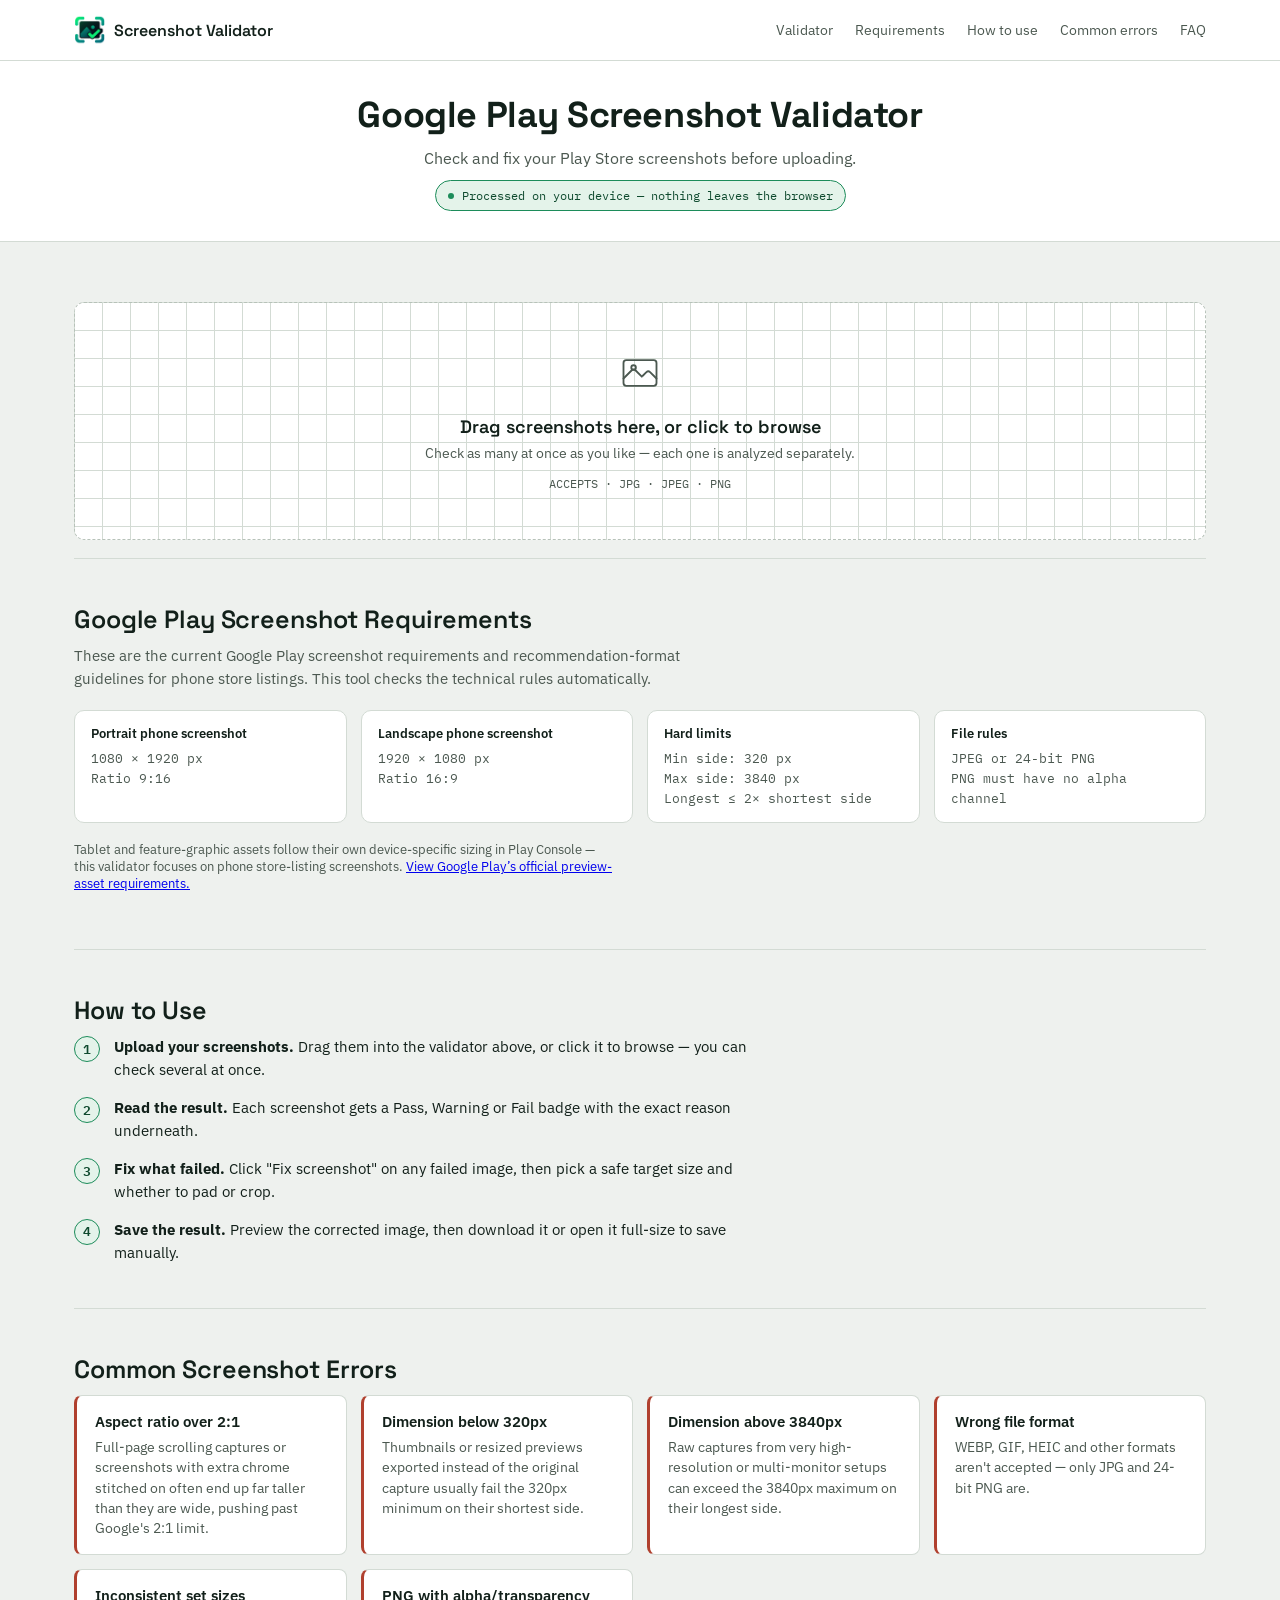
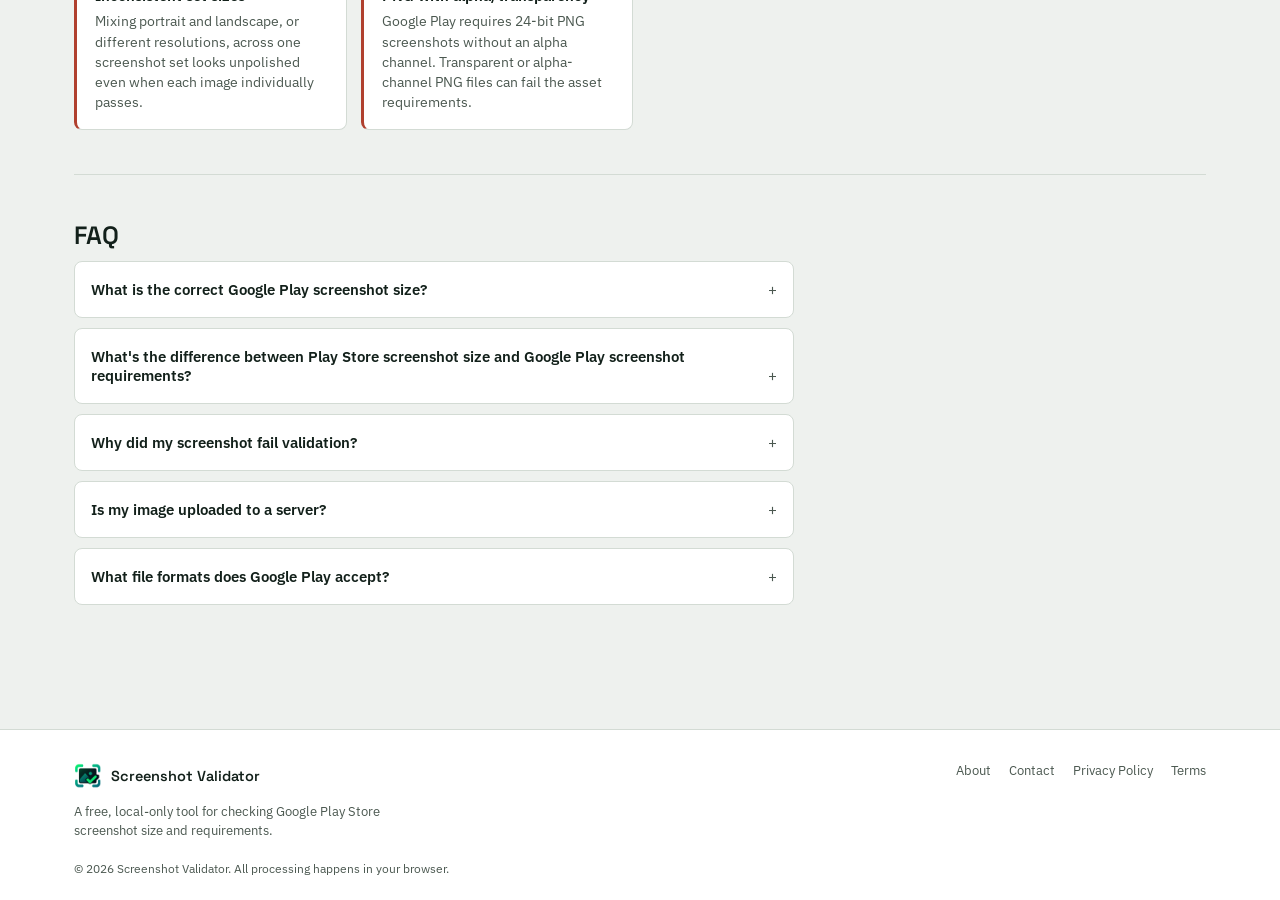
<file: index_with_logo.html>
<!DOCTYPE html>
<html lang="en">
<head>
<meta charset="UTF-8">
<meta name="viewport" content="width=device-width, initial-scale=1.0">
<title>Google Play Screenshot Validator – Check & Fix Screenshots</title>
<meta name="description" content="Free Google Play Screenshot Validator to check screenshot size, aspect ratio, PNG/JPEG format and fix invalid Play Store screenshots in your browser.">
<meta name="robots" content="index, follow">
<meta name="theme-color" content="#1C8C5A">
<link rel="canonical" href="https://google-play-screenshot-validator-gn.vercel.app/">
<link rel="icon" type="image/png" href="/favicon.png">
<link rel="shortcut icon" type="image/png" href="/favicon.png">
<link rel="apple-touch-icon" href="/favicon.png">

<meta property="og:type" content="website">
<meta property="og:site_name" content="Google Play Screenshot Validator">
<meta property="og:title" content="Google Play Screenshot Validator – Check & Fix Screenshots">
<meta property="og:description" content="Check and fix your Google Play Store screenshots before uploading. Validates size, aspect ratio and format entirely in your browser — nothing is uploaded.">
<meta property="og:url" content="https://google-play-screenshot-validator-gn.vercel.app/">
<meta name="twitter:card" content="summary">
<meta name="twitter:title" content="Google Play Screenshot Validator">
<meta name="twitter:description" content="Check and fix your Google Play Store screenshots before uploading — free, local, no upload.">

<script type="application/ld+json">
{
  "@context": "https://schema.org",
  "@type": "WebApplication",
  "name": "Google Play Screenshot Validator",
  "url": "https://google-play-screenshot-validator-gn.vercel.app/",
  "image": "https://google-play-screenshot-validator-gn.vercel.app/favicon.png",
  "applicationCategory": "DeveloperApplication",
  "operatingSystem": "Any (runs in browser)",
  "description": "Validates Google Play Store screenshots against Google's size, aspect ratio and format requirements, and lets developers fix failed screenshots locally in the browser.",
  "isAccessibleForFree": true,
  "offers": { "@type": "Offer", "price": "0", "priceCurrency": "USD" }
}
</script>
<script type="application/ld+json">
{
  "@context": "https://schema.org",
  "@type": "FAQPage",
  "mainEntity": [
    {
      "@type": "Question",
      "name": "What is the correct Google Play screenshot size?",
      "acceptedAnswer": { "@type": "Answer", "text": "Google Play requires screenshot dimensions from 320px to 3840px, with the longest side no more than twice the shortest side. For apps to be eligible for recommendation formats that use screenshots, Google requires at least four screenshots with a minimum 1080px resolution, using 9:16 portrait or 16:9 landscape." }
    },
    {
      "@type": "Question",
      "name": "What file formats does Google Play accept for screenshots?",
      "acceptedAnswer": { "@type": "Answer", "text": "Google Play accepts JPEG (JPG) or 24-bit PNG screenshots without an alpha channel." }
    },
    {
      "@type": "Question",
      "name": "Why did my screenshot fail Google Play validation?",
      "acceptedAnswer": { "@type": "Answer", "text": "The most common reasons are an aspect ratio beyond the 2:1 maximum, a dimension smaller than 320px, a dimension larger than 3840px, or an unsupported file type such as WEBP or GIF." }
    },
    {
      "@type": "Question",
      "name": "Does this tool upload my screenshots to a server?",
      "acceptedAnswer": { "@type": "Answer", "text": "No. Every check and every fix runs locally in your browser using the Canvas and File APIs. Screenshots are never sent to a server." }
    }
  ]
}
</script>

<link rel="preconnect" href="https://fonts.googleapis.com">
<link rel="preconnect" href="https://fonts.gstatic.com" crossorigin>
<link href="https://fonts.googleapis.com/css2?family=Space+Grotesk:wght@500;600;700&family=IBM+Plex+Mono:wght@400;500;600&family=IBM+Plex+Sans:wght@400;500;600&display=swap" rel="stylesheet">
<style>
  :root {
    --bg: #EEF1EE;
    --surface: #FFFFFF;
    --surface-2: #E4E9E4;
    --ink: #12201A;
    --ink-soft: #4B5850;
    --line: #D3DBD4;
    --line-strong: #B7C2B9;
    --accent: #1C8C5A;
    --accent-ink: #0E4A2E;
    --pass: #1C8C5A;
    --pass-bg: #E4F3EA;
    --warn: #A66A0B;
    --warn-bg: #FBF0DD;
    --fail: #B0402E;
    --fail-bg: #FBE8E4;
    --shadow: 0 1px 2px rgba(18,32,26,0.06), 0 8px 24px -12px rgba(18,32,26,0.18);
    --radius: 10px;
    --font-display: "Space Grotesk", "Segoe UI", system-ui, sans-serif;
    --font-body: "IBM Plex Sans", "Segoe UI", system-ui, sans-serif;
    --font-mono: "IBM Plex Mono", ui-monospace, "SF Mono", Consolas, monospace;
  }

  :root:not([data-theme="light"]) {
    @media (prefers-color-scheme: dark) {
      --bg: #10140F;
      --surface: #171D16;
      --surface-2: #1E251C;
      --ink: #E9EEE7;
      --ink-soft: #A6B3A5;
      --line: #2B342A;
      --line-strong: #3B463A;
      --accent: #3FBE84;
      --accent-ink: #B7EBCF;
      --pass: #3FBE84;
      --pass-bg: #16301F;
      --warn: #E0A542;
      --warn-bg: #332507;
      --fail: #E17862;
      --fail-bg: #3A1712;
      --shadow: 0 1px 2px rgba(0,0,0,0.3), 0 8px 24px -12px rgba(0,0,0,0.5);
    }
  }

  :root[data-theme="dark"] {
    --bg: #10140F;
    --surface: #171D16;
    --surface-2: #1E251C;
    --ink: #E9EEE7;
    --ink-soft: #A6B3A5;
    --line: #2B342A;
    --line-strong: #3B463A;
    --accent: #3FBE84;
    --accent-ink: #B7EBCF;
    --pass: #3FBE84;
    --pass-bg: #16301F;
    --warn: #E0A542;
    --warn-bg: #332507;
    --fail: #E17862;
    --fail-bg: #3A1712;
    --shadow: 0 1px 2px rgba(0,0,0,0.3), 0 8px 24px -12px rgba(0,0,0,0.5);
  }

  * { box-sizing: border-box; }

  html, body {
    margin: 0;
    padding: 0;
    background: var(--bg);
    color: var(--ink);
    font-family: var(--font-body);
    -webkit-font-smoothing: antialiased;
  }

  body {
    min-height: 100vh;
    padding: 0;
  }

  .wrap {
    max-width: 1180px;
    margin: 0 auto;
    padding: 0 24px;
  }

  body > .wrap { padding-top: 32px; padding-bottom: 60px; }

  header.page-head {
    display: flex;
    align-items: flex-end;
    justify-content: space-between;
    gap: 24px;
    flex-wrap: wrap;
    margin-bottom: 32px;
    padding-bottom: 24px;
    border-bottom: 1px solid var(--line);
  }

  .page-head h1 {
    font-family: var(--font-display);
    font-weight: 700;
    font-size: clamp(28px, 4vw, 38px);
    line-height: 1.1;
    margin: 0 0 8px;
    letter-spacing: -0.01em;
  }

  .page-head p {
    margin: 0;
    color: var(--ink-soft);
    font-size: 15px;
    max-width: 52ch;
    line-height: 1.5;
  }

  .badge-local {
    display: inline-flex;
    align-items: center;
    gap: 8px;
    font-family: var(--font-mono);
    font-size: 12px;
    color: var(--accent-ink);
    background: var(--pass-bg);
    border: 1px solid var(--pass);
    padding: 7px 12px;
    border-radius: 100px;
    white-space: nowrap;
  }

  .badge-local::before {
    content: "";
    width: 6px;
    height: 6px;
    border-radius: 50%;
    background: var(--pass);
    flex: none;
  }

  /* Dropzone */
  .dropzone {
    position: relative;
    border: 1.5px dashed var(--line-strong);
    border-radius: var(--radius);
    background: var(--surface);
    background-image:
      linear-gradient(var(--line) 1px, transparent 1px),
      linear-gradient(90deg, var(--line) 1px, transparent 1px);
    background-size: 28px 28px;
    background-position: -1px -1px;
    padding: 48px 24px;
    text-align: center;
    cursor: pointer;
    transition: border-color 0.15s ease, background-color 0.15s ease;
  }

  .dropzone:hover {
    border-color: var(--accent);
  }

  .dropzone.drag-over {
    border-color: var(--accent);
    background-color: var(--pass-bg);
  }

  .dropzone .dz-icon {
    width: 44px;
    height: 44px;
    margin: 0 auto 16px;
    color: var(--ink-soft);
  }

  .dropzone h2 {
    font-family: var(--font-display);
    font-size: 18px;
    margin: 0 0 6px;
    font-weight: 600;
  }

  .dropzone p {
    margin: 0;
    color: var(--ink-soft);
    font-size: 14px;
  }

  .dropzone .dz-formats {
    margin-top: 14px;
    font-family: var(--font-mono);
    font-size: 12px;
    color: var(--ink-soft);
  }

  input[type="file"] { display: none; }

  /* Report bar */
  .report {
    display: none;
    margin-top: 28px;
    gap: 1px;
    background: var(--line);
    border: 1px solid var(--line);
    border-radius: var(--radius);
    overflow: hidden;
    grid-template-columns: repeat(5, 1fr);
  }

  .report.visible { display: grid; }

  @media (max-width: 760px) {
    .report { grid-template-columns: repeat(2, 1fr); }
    .report .report-cell.score-cell { grid-column: 1 / -1; }
  }

  .report-cell {
    background: var(--surface);
    padding: 18px 20px;
  }

  .report-cell .num {
    font-family: var(--font-mono);
    font-size: 26px;
    font-weight: 600;
    line-height: 1;
    display: block;
  }

  .report-cell .lbl {
    font-size: 12.5px;
    color: var(--ink-soft);
    margin-top: 6px;
    display: block;
  }

  .report-cell.pass-cell .num { color: var(--pass); }
  .report-cell.warn-cell .num { color: var(--warn); }
  .report-cell.fail-cell .num { color: var(--fail); }

  .score-cell {
    display: flex;
    align-items: center;
    gap: 14px;
  }

  .score-ring {
    flex: none;
    width: 52px;
    height: 52px;
  }

  .score-cell .score-text .num { font-size: 22px; }

  /* Toolbar */
  .toolbar {
    display: none;
    justify-content: space-between;
    align-items: center;
    margin-top: 28px;
    margin-bottom: 4px;
    flex-wrap: wrap;
    gap: 12px;
  }

  .toolbar.visible { display: flex; }

  .toolbar h3 {
    font-family: var(--font-display);
    font-size: 16px;
    font-weight: 600;
    margin: 0;
  }

  .toolbar-actions { display: flex; gap: 10px; }

  button.ghost-btn {
    font-family: var(--font-body);
    font-size: 13px;
    color: var(--ink-soft);
    background: transparent;
    border: 1px solid var(--line-strong);
    border-radius: 7px;
    padding: 8px 14px;
    cursor: pointer;
    transition: border-color 0.15s ease, color 0.15s ease;
  }

  button.ghost-btn:hover {
    border-color: var(--ink-soft);
    color: var(--ink);
  }

  button.ghost-btn:focus-visible,
  .dropzone:focus-visible,
  .card-remove:focus-visible {
    outline: 2px solid var(--accent);
    outline-offset: 2px;
  }

  /* Grid of cards */
  .grid {
    display: grid;
    grid-template-columns: repeat(auto-fill, minmax(300px, 1fr));
    gap: 16px;
    margin-top: 18px;
  }

  .card {
    background: var(--surface);
    border: 1px solid var(--line);
    border-radius: var(--radius);
    overflow: hidden;
    display: flex;
    flex-direction: column;
    box-shadow: var(--shadow);
    animation: card-in 0.25s ease;
  }

  @keyframes card-in {
    from { opacity: 0; transform: translateY(6px); }
    to { opacity: 1; transform: translateY(0); }
  }

  @media (prefers-reduced-motion: reduce) {
    .card { animation: none; }
  }

  .card-media {
    position: relative;
    background: var(--surface-2);
    aspect-ratio: 16 / 10;
    display: flex;
    align-items: center;
    justify-content: center;
    overflow: hidden;
  }

  .card-media img {
    max-width: 100%;
    max-height: 100%;
    object-fit: contain;
    display: block;
  }

  .status-pill {
    position: absolute;
    top: 10px;
    left: 10px;
    font-family: var(--font-mono);
    font-size: 11.5px;
    font-weight: 600;
    padding: 4px 10px;
    border-radius: 100px;
    border: 1px solid transparent;
    letter-spacing: 0.02em;
  }

  .status-pill.pass { color: var(--pass); background: var(--pass-bg); border-color: var(--pass); }
  .status-pill.warning { color: var(--warn); background: var(--warn-bg); border-color: var(--warn); }
  .status-pill.fail { color: var(--fail); background: var(--fail-bg); border-color: var(--fail); }

  .card-remove {
    position: absolute;
    top: 10px;
    right: 10px;
    width: 26px;
    height: 26px;
    border-radius: 50%;
    background: rgba(18,32,26,0.55);
    color: #fff;
    border: none;
    cursor: pointer;
    display: flex;
    align-items: center;
    justify-content: center;
    font-size: 14px;
    line-height: 1;
  }

  .card-remove:hover { background: rgba(18,32,26,0.8); }

  .card-body {
    padding: 14px 16px 16px;
    display: flex;
    flex-direction: column;
    gap: 12px;
    flex: 1;
  }

  .card-name {
    font-size: 13px;
    font-weight: 600;
    word-break: break-all;
    line-height: 1.3;
  }

  .metrics {
    display: grid;
    grid-template-columns: repeat(2, 1fr);
    gap: 6px 12px;
    font-family: var(--font-mono);
    font-size: 12.5px;
  }

  .metrics div {
    display: flex;
    justify-content: space-between;
    gap: 8px;
    padding: 4px 0;
    border-bottom: 1px dashed var(--line);
  }

  .metrics span.k { color: var(--ink-soft); }
  .metrics span.v { color: var(--ink); text-align: right; }

  .reasons {
    font-size: 12.5px;
    line-height: 1.5;
    color: var(--ink-soft);
    padding-top: 4px;
    border-top: 1px solid var(--line);
  }

  .reasons ul {
    margin: 6px 0 0;
    padding-left: 18px;
  }

  .reasons li { margin-bottom: 4px; }
  .reasons li.reason-fail { color: var(--fail); }
  .reasons li.reason-warn { color: var(--warn); }
  .reasons li.reason-pass { color: var(--pass); }

  /* Reference panel */
  .reference {
    margin-top: 40px;
    border-top: 1px solid var(--line);
    padding-top: 24px;
  }

  .reference h3 {
    font-family: var(--font-display);
    font-size: 15px;
    font-weight: 600;
    margin: 0 0 14px;
  }

  .ref-grid {
    display: grid;
    grid-template-columns: repeat(auto-fit, minmax(220px, 1fr));
    gap: 14px;
  }

  .ref-card {
    background: var(--surface);
    border: 1px solid var(--line);
    border-radius: var(--radius);
    padding: 14px 16px;
  }

  .ref-card .ref-title {
    font-size: 13px;
    font-weight: 600;
    margin-bottom: 6px;
  }

  .ref-card .ref-spec {
    font-family: var(--font-mono);
    font-size: 12.5px;
    color: var(--ink-soft);
    line-height: 1.6;
  }

  .empty-hint {
    text-align: center;
    color: var(--ink-soft);
    font-size: 13px;
    margin-top: 14px;
  }

  /* Fix button on failed cards */
  .fix-btn {
    font-family: var(--font-body);
    font-size: 13px;
    font-weight: 600;
    color: #fff;
    background: var(--fail);
    border: none;
    border-radius: 7px;
    padding: 9px 14px;
    cursor: pointer;
    width: 100%;
    transition: opacity 0.15s ease;
  }

  .fix-btn:hover { opacity: 0.88; }

  /* Modal */
  .modal-overlay {
    display: none;
    position: fixed;
    inset: 0;
    background: rgba(10,16,12,0.55);
    align-items: center;
    justify-content: center;
    padding: 20px;
    z-index: 100;
  }

  .modal-overlay.open { display: flex; }

  .modal {
    background: var(--surface);
    border: 1px solid var(--line);
    border-radius: 14px;
    box-shadow: var(--shadow);
    width: 100%;
    max-width: 720px;
    max-height: 90vh;
    overflow-y: auto;
  }

  .modal-header {
    display: flex;
    align-items: flex-start;
    justify-content: space-between;
    gap: 16px;
    padding: 20px 24px 0;
  }

  .modal-header h2 {
    font-family: var(--font-display);
    font-size: 19px;
    font-weight: 600;
    margin: 0 0 4px;
  }

  .modal-header .modal-file {
    font-family: var(--font-mono);
    font-size: 12.5px;
    color: var(--ink-soft);
    word-break: break-all;
  }

  .modal-close {
    flex: none;
    width: 30px;
    height: 30px;
    border-radius: 50%;
    border: 1px solid var(--line-strong);
    background: transparent;
    color: var(--ink-soft);
    font-size: 14px;
    cursor: pointer;
  }

  .modal-close:hover { color: var(--ink); border-color: var(--ink-soft); }

  .modal-body { padding: 16px 24px 24px; }

  .fix-explain {
    background: var(--fail-bg);
    border: 1px solid var(--fail);
    color: var(--fail);
    border-radius: 8px;
    padding: 12px 14px;
    font-size: 13.5px;
    line-height: 1.5;
    margin-bottom: 20px;
  }

  .fix-section { margin-bottom: 20px; }

  .fix-section .fix-label {
    font-size: 12.5px;
    font-weight: 600;
    color: var(--ink-soft);
    margin-bottom: 8px;
    display: block;
  }

  .option-row {
    display: flex;
    gap: 10px;
    flex-wrap: wrap;
  }

  .option-card {
    flex: 1;
    min-width: 160px;
    text-align: left;
    background: var(--surface-2);
    border: 1.5px solid var(--line);
    border-radius: 8px;
    padding: 12px 14px;
    cursor: pointer;
    font-family: var(--font-body);
  }

  .option-card .oc-title {
    font-family: var(--font-mono);
    font-weight: 600;
    font-size: 14px;
    color: var(--ink);
  }

  .option-card .oc-sub {
    font-size: 12px;
    color: var(--ink-soft);
    margin-top: 2px;
  }

  .option-card.selected {
    border-color: var(--accent);
    background: var(--pass-bg);
  }

  .option-card.selected .oc-title { color: var(--accent-ink); }

  .bg-swatch-row {
    display: flex;
    gap: 8px;
    align-items: center;
  }

  .bg-swatch {
    width: 30px;
    height: 30px;
    border-radius: 6px;
    border: 1.5px solid var(--line-strong);
    cursor: pointer;
  }

  .bg-swatch.selected { outline: 2px solid var(--accent); outline-offset: 2px; }

  .preview-wrap {
    background: var(--surface-2);
    border: 1px solid var(--line);
    border-radius: 8px;
    display: flex;
    align-items: center;
    justify-content: center;
    padding: 16px;
    min-height: 200px;
  }

  .preview-wrap canvas {
    max-width: 100%;
    max-height: 320px;
    border-radius: 4px;
    box-shadow: 0 1px 4px rgba(0,0,0,0.15);
  }

  .result-note {
    font-family: var(--font-mono);
    font-size: 12.5px;
    color: var(--pass);
    margin-top: 10px;
    text-align: center;
  }

  .modal-footer {
    display: flex;
    justify-content: flex-end;
    gap: 10px;
    margin-top: 22px;
  }

  button.primary-btn {
    font-family: var(--font-body);
    font-size: 13.5px;
    font-weight: 600;
    color: #fff;
    background: var(--accent);
    border: none;
    border-radius: 8px;
    padding: 10px 18px;
    cursor: pointer;
    transition: opacity 0.15s ease;
  }

  button.primary-btn:hover { opacity: 0.9; }

  .fix-notice {
    font-size: 12.5px;
    line-height: 1.5;
    color: var(--warn);
    background: var(--warn-bg);
    border: 1px solid var(--warn);
    border-radius: 8px;
    padding: 10px 12px;
  }

  .preview-wrap-full {
    min-height: 240px;
  }

  .preview-wrap-full img {
    max-width: 100%;
    max-height: 360px;
    border-radius: 4px;
    box-shadow: 0 1px 4px rgba(0,0,0,0.15);
    display: block;
  }

  .preview-metrics {
    grid-template-columns: repeat(3, 1fr);
    margin-top: 16px;
  }

  @media (max-width: 560px) {
    .preview-metrics { grid-template-columns: 1fr; }
  }

  .preview-modal.fullsize {
    max-width: 96vw;
    max-height: 96vh;
  }

  .preview-modal.fullsize .preview-metrics,
  .preview-modal.fullsize .modal-header .modal-file {
    display: none;
  }

  .preview-modal.fullsize .preview-wrap-full {
    background: #111;
    padding: 0;
  }

  .preview-modal.fullsize .preview-wrap-full img {
    max-height: 84vh;
  }

  /* ---------- Site chrome (header, hero, content sections, footer) ---------- */

  html { scroll-behavior: smooth; }

  .skip-link {
    position: absolute;
    left: -999px;
    top: 0;
    background: var(--accent);
    color: #fff;
    padding: 10px 16px;
    border-radius: 0 0 8px 0;
    z-index: 200;
    font-size: 13px;
  }

  .skip-link:focus { left: 0; }

  .site-header {
    position: sticky;
    top: 0;
    z-index: 40;
    background: var(--surface);
    border-bottom: 1px solid var(--line);
  }

  .site-header-inner {
    display: flex;
    align-items: center;
    justify-content: space-between;
    gap: 20px;
    padding: 14px 24px;
    flex-wrap: wrap;
  }

  .brand {
    display: inline-flex;
    align-items: center;
    gap: 8px;
    font-family: var(--font-display);
    font-weight: 600;
    font-size: 16px;
    color: var(--ink);
    text-decoration: none;
  }

  .brand-icon {
    width: 32px;
    height: 32px;
    flex: none;
    object-fit: contain;
    display: block;
  }

  .footer-brand-line {
    display: inline-flex;
    align-items: center;
    gap: 9px;
  }

  .footer-brand-icon {
    width: 28px;
    height: 28px;
    flex: none;
    object-fit: contain;
    display: block;
  }

  @media (max-width: 560px) {
    .brand-icon {
      width: 28px;
      height: 28px;
    }

    .brand {
      font-size: 15px;
    }
  }

  .brand-mark {
    display: inline-flex;
    align-items: center;
    justify-content: center;
    width: 22px;
    height: 22px;
    border-radius: 6px;
    background: var(--accent);
    color: #fff;
    font-size: 10px;
  }

  .site-nav {
    display: flex;
    gap: 22px;
    flex-wrap: wrap;
  }

  .site-nav a {
    font-size: 13.5px;
    color: var(--ink-soft);
    text-decoration: none;
  }

  .site-nav a:hover { color: var(--accent-ink); }

  .hero {
    background: var(--surface);
    border-bottom: 1px solid var(--line);
    padding: 34px 24px 30px;
  }

  .hero-inner {
    text-align: center;
    display: flex;
    flex-direction: column;
    align-items: center;
    gap: 12px;
    padding: 0;
  }

  .hero h1 {
    font-family: var(--font-display);
    font-weight: 700;
    font-size: clamp(26px, 4vw, 36px);
    line-height: 1.15;
    margin: 0;
    letter-spacing: -0.01em;
  }

  .hero p {
    margin: 0;
    color: var(--ink-soft);
    font-size: 16px;
    max-width: 46ch;
  }

  .tool-section { padding-top: 28px; }

  .content-section {
    padding: 44px 0;
    border-top: 1px solid var(--line);
  }

  .section-title {
    font-family: var(--font-display);
    font-size: clamp(20px, 3vw, 25px);
    font-weight: 600;
    margin: 0 0 10px;
    letter-spacing: -0.005em;
  }

  .section-lead {
    color: var(--ink-soft);
    font-size: 14.5px;
    max-width: 68ch;
    line-height: 1.55;
    margin: 0 0 20px;
  }

  .section-note {
    color: var(--ink-soft);
    font-size: 13px;
    margin-top: 18px;
    max-width: 68ch;
  }

  .steps-list {
    list-style: none;
    margin: 0;
    padding: 0;
    display: flex;
    flex-direction: column;
    gap: 16px;
    max-width: 68ch;
  }

  .steps-list li {
    display: flex;
    gap: 14px;
    align-items: flex-start;
    font-size: 14.5px;
    line-height: 1.55;
  }

  .step-num {
    flex: none;
    width: 26px;
    height: 26px;
    border-radius: 50%;
    background: var(--pass-bg);
    color: var(--accent-ink);
    border: 1px solid var(--accent);
    display: flex;
    align-items: center;
    justify-content: center;
    font-family: var(--font-mono);
    font-size: 12.5px;
    font-weight: 600;
  }

  .error-grid {
    display: grid;
    grid-template-columns: repeat(auto-fit, minmax(240px, 1fr));
    gap: 14px;
  }

  .error-card {
    background: var(--surface);
    border: 1px solid var(--line);
    border-left: 3px solid var(--fail);
    border-radius: 8px;
    padding: 16px 18px;
  }

  .error-title {
    font-weight: 600;
    font-size: 14.5px;
    margin-bottom: 6px;
  }

  .error-card p {
    margin: 0;
    font-size: 13.5px;
    color: var(--ink-soft);
    line-height: 1.5;
  }

  .faq-list {
    display: flex;
    flex-direction: column;
    gap: 10px;
    max-width: 72ch;
  }

  .faq-item {
    background: var(--surface);
    border: 1px solid var(--line);
    border-radius: 8px;
    padding: 4px 16px;
  }

  .faq-item summary {
    cursor: pointer;
    font-weight: 600;
    font-size: 14.5px;
    padding: 14px 0;
    list-style: none;
  }

  .faq-item summary::-webkit-details-marker { display: none; }

  .faq-item summary::after {
    content: "+";
    float: right;
    color: var(--ink-soft);
    font-weight: 400;
  }

  .faq-item[open] summary::after { content: "−"; }

  .faq-item p {
    margin: 0 0 16px;
    font-size: 13.5px;
    color: var(--ink-soft);
    line-height: 1.55;
  }

  .site-footer {
    margin-top: 20px;
    background: var(--surface);
    border-top: 1px solid var(--line);
  }

  .site-footer-inner {
    display: flex;
    justify-content: space-between;
    align-items: flex-start;
    gap: 24px;
    flex-wrap: wrap;
    padding: 32px 24px 20px;
  }

  .footer-brand {
    font-family: var(--font-display);
    font-weight: 600;
    font-size: 14.5px;
    max-width: 40ch;
  }

  .footer-brand p {
    margin: 8px 0 0;
    font-family: var(--font-body);
    font-weight: 400;
    font-size: 13px;
    color: var(--ink-soft);
    line-height: 1.5;
  }

  .footer-links {
    display: flex;
    gap: 18px;
    flex-wrap: wrap;
  }

  .footer-links a {
    font-size: 13px;
    color: var(--ink-soft);
    text-decoration: none;
  }

  .footer-links a:hover { color: var(--accent-ink); }

  .footer-copy {
    font-size: 12px;
    color: var(--ink-soft);
    padding: 0 24px 24px;
  }
</style>
</head>
<body>
<a class="skip-link" href="#validator">Skip to validator</a>

<header class="site-header">
  <div class="wrap site-header-inner">
    <a class="brand" href="#top" aria-label="Screenshot Validator home">
      <img class="brand-icon" src="/favicon.png" alt="" width="32" height="32" aria-hidden="true">
      <span>Screenshot Validator</span>
    </a>
    <nav class="site-nav" aria-label="Primary">
      <a href="#validator">Validator</a>
      <a href="#requirements">Requirements</a>
      <a href="#how-to-use">How to use</a>
      <a href="#common-errors">Common errors</a>
      <a href="#faq">FAQ</a>
    </nav>
  </div>
</header>

<section class="hero" id="top">
  <div class="wrap hero-inner">
    <h1>Google Play Screenshot Validator</h1>
    <p>Check and fix your Play Store screenshots before uploading.</p>
    <span class="badge-local">Processed on your device — nothing leaves the browser</span>
  </div>
</section>

<div class="wrap">

  <section id="validator" class="tool-section" aria-label="Screenshot validator">

  <div class="dropzone" id="dropzone" tabindex="0" role="button" aria-label="Upload screenshots">
    <svg class="dz-icon" viewBox="0 0 48 48" fill="none" xmlns="http://www.w3.org/2000/svg">
      <rect x="6" y="10" width="36" height="28" rx="3" stroke="currentColor" stroke-width="2"/>
      <path d="M6 30l9-9a3 3 0 014 0l7 7" stroke="currentColor" stroke-width="2" stroke-linecap="round" stroke-linejoin="round"/>
      <path d="M27 27l4-4a3 3 0 014 0l7 7" stroke="currentColor" stroke-width="2" stroke-linecap="round" stroke-linejoin="round"/>
      <circle cx="17" cy="18" r="2.5" stroke="currentColor" stroke-width="2"/>
    </svg>
    <h2>Drag screenshots here, or click to browse</h2>
    <p>Check as many at once as you like — each one is analyzed separately.</p>
    <div class="dz-formats">ACCEPTS · JPG · JPEG · PNG</div>
    <input type="file" id="fileInput" accept="image/jpeg,image/png" multiple>
  </div>

  <div class="report" id="report">
    <div class="report-cell">
      <span class="num" id="statTotal">0</span>
      <span class="lbl">Total screenshots</span>
    </div>
    <div class="report-cell pass-cell">
      <span class="num" id="statPass">0</span>
      <span class="lbl">Passed</span>
    </div>
    <div class="report-cell warn-cell">
      <span class="num" id="statWarn">0</span>
      <span class="lbl">Warnings</span>
    </div>
    <div class="report-cell fail-cell">
      <span class="num" id="statFail">0</span>
      <span class="lbl">Failed</span>
    </div>
    <div class="report-cell score-cell">
      <svg class="score-ring" id="scoreRing" viewBox="0 0 52 52">
        <circle cx="26" cy="26" r="22" fill="none" stroke="var(--line)" stroke-width="5"/>
        <circle id="scoreArc" cx="26" cy="26" r="22" fill="none" stroke="var(--accent)" stroke-width="5"
          stroke-linecap="round" stroke-dasharray="138.2" stroke-dashoffset="138.2"
          transform="rotate(-90 26 26)"/>
      </svg>
      <div class="score-text">
        <span class="num" id="statScore">0%</span>
        <span class="lbl">Readiness score</span>
      </div>
    </div>
  </div>

  <div class="toolbar" id="toolbar">
    <h3 id="toolbarTitle">Results</h3>
    <div class="toolbar-actions">
      <button class="ghost-btn" id="clearAllBtn">Clear all</button>
    </div>
  </div>

  <div class="grid" id="grid"></div>

  </section>

  <section id="requirements" class="content-section">
    <h2 class="section-title">Google Play Screenshot Requirements</h2>
    <p class="section-lead">These are the current Google Play screenshot requirements and recommendation-format guidelines for phone store listings. This tool checks the technical rules automatically.</p>
    <div class="ref-grid">
      <div class="ref-card">
        <div class="ref-title">Portrait phone screenshot</div>
        <div class="ref-spec">1080 × 1920 px<br>Ratio 9:16</div>
      </div>
      <div class="ref-card">
        <div class="ref-title">Landscape phone screenshot</div>
        <div class="ref-spec">1920 × 1080 px<br>Ratio 16:9</div>
      </div>
      <div class="ref-card">
        <div class="ref-title">Hard limits</div>
        <div class="ref-spec">Min side: 320 px<br>Max side: 3840 px<br>Longest ≤ 2× shortest side</div>
      </div>
      <div class="ref-card">
        <div class="ref-title">File rules</div>
        <div class="ref-spec">JPEG or 24-bit PNG<br>PNG must have no alpha channel</div>
      </div>
    </div>
    <p class="section-note">Tablet and feature-graphic assets follow their own device-specific sizing in Play Console — this validator focuses on phone store-listing screenshots. <a href="https://support.google.com/googleplay/android-developer/answer/9866151" target="_blank" rel="noopener noreferrer">View Google Play’s official preview-asset requirements.</a></p>
  </section>

  <section id="how-to-use" class="content-section">
    <h2 class="section-title">How to Use</h2>
    <ol class="steps-list">
      <li><span class="step-num">1</span><div><strong>Upload your screenshots.</strong> Drag them into the validator above, or click it to browse — you can check several at once.</div></li>
      <li><span class="step-num">2</span><div><strong>Read the result.</strong> Each screenshot gets a Pass, Warning or Fail badge with the exact reason underneath.</div></li>
      <li><span class="step-num">3</span><div><strong>Fix what failed.</strong> Click "Fix screenshot" on any failed image, then pick a safe target size and whether to pad or crop.</div></li>
      <li><span class="step-num">4</span><div><strong>Save the result.</strong> Preview the corrected image, then download it or open it full-size to save manually.</div></li>
    </ol>
  </section>

  <section id="common-errors" class="content-section">
    <h2 class="section-title">Common Screenshot Errors</h2>
    <div class="error-grid">
      <div class="error-card">
        <div class="error-title">Aspect ratio over 2:1</div>
        <p>Full-page scrolling captures or screenshots with extra chrome stitched on often end up far taller than they are wide, pushing past Google's 2:1 limit.</p>
      </div>
      <div class="error-card">
        <div class="error-title">Dimension below 320px</div>
        <p>Thumbnails or resized previews exported instead of the original capture usually fail the 320px minimum on their shortest side.</p>
      </div>
      <div class="error-card">
        <div class="error-title">Dimension above 3840px</div>
        <p>Raw captures from very high-resolution or multi-monitor setups can exceed the 3840px maximum on their longest side.</p>
      </div>
      <div class="error-card">
        <div class="error-title">Wrong file format</div>
        <p>WEBP, GIF, HEIC and other formats aren't accepted — only JPG and 24-bit PNG are.</p>
      </div>
      <div class="error-card">
        <div class="error-title">Inconsistent set sizes</div>
        <p>Mixing portrait and landscape, or different resolutions, across one screenshot set looks unpolished even when each image individually passes.</p>
      </div>
      <div class="error-card">
        <div class="error-title">PNG with alpha/transparency</div>
        <p>Google Play requires 24-bit PNG screenshots without an alpha channel. Transparent or alpha-channel PNG files can fail the asset requirements.</p>
      </div>
    </div>
  </section>

  <section id="faq" class="content-section">
    <h2 class="section-title">FAQ</h2>
    <div class="faq-list">
      <details class="faq-item">
        <summary>What is the correct Google Play screenshot size?</summary>
        <p>Google Play requires dimensions from 320px to 3840px, with the longest side no more than twice the shortest. For app recommendation formats that use screenshots, provide at least four screenshots at 1080px minimum resolution, using 1080×1920 portrait or 1920×1080 landscape.</p>
      </details>
      <details class="faq-item">
        <summary>What's the difference between Play Store screenshot size and Google Play screenshot requirements?</summary>
        <p>They describe the same thing from two angles: "screenshot size" refers to the pixel dimensions and ratio, while "requirements" also cover accepted file formats (JPG/PNG) and how many screenshots your listing needs.</p>
      </details>
      <details class="faq-item">
        <summary>Why did my screenshot fail validation?</summary>
        <p>Usually one of four reasons: the aspect ratio exceeds 2:1, a side is under 320px, a side is over 3840px, or the file isn't JPG/PNG. This tool names the exact reason under each result.</p>
      </details>
      <details class="faq-item">
        <summary>Is my image uploaded to a server?</summary>
        <p>No. Validation and fixing both run locally using your browser's File and Canvas APIs. Your screenshots never leave your device.</p>
      </details>
      <details class="faq-item">
        <summary>What file formats does Google Play accept?</summary>
        <p>JPEG (JPG) or 24-bit PNG without an alpha channel. This validator checks both the file type and PNG alpha/bit-depth rules.</p>
      </details>
    </div>
  </section>

</div>

<footer class="site-footer">
  <div class="wrap site-footer-inner">
    <div class="footer-brand">
      <div class="footer-brand-line">
        <img class="footer-brand-icon" src="/favicon.png" alt="" width="28" height="28" aria-hidden="true">
        <span>Screenshot Validator</span>
      </div>
      <p>A free, local-only tool for checking Google Play Store screenshot size and requirements.</p>
    </div>
    <nav class="footer-links" aria-label="Footer">
      <a href="about.html">About</a>
      <a href="contact.html">Contact</a>
      <a href="privacy.html">Privacy Policy</a>
      <a href="terms.html">Terms</a>
    </nav>
  </div>
  <div class="wrap footer-copy">© <span id="footerYear"></span> Screenshot Validator. All processing happens in your browser.</div>
</footer>

<div class="modal-overlay" id="fixModal" aria-hidden="true">
  <div class="modal" role="dialog" aria-modal="true" aria-labelledby="fixModalTitle">
    <div class="modal-header">
      <div>
        <h2 id="fixModalTitle">Fix screenshot</h2>
        <div class="modal-file" id="fixModalFile"></div>
      </div>
      <button class="modal-close" id="fixModalClose" aria-label="Close">✕</button>
    </div>
    <div class="modal-body">
      <div class="fix-explain" id="fixExplain"></div>

      <div class="fix-section">
        <span class="fix-label">Target size</span>
        <div class="option-row" id="fixSizeOptions"></div>
      </div>

      <div class="fix-section">
        <span class="fix-label">How should it fit?</span>
        <div class="option-row" id="fixModeOptions"></div>
      </div>

      <div class="fix-section" id="fixBgSection">
        <span class="fix-label">Padding color</span>
        <div class="bg-swatch-row">
          <button class="bg-swatch selected" data-bg="#FFFFFF" style="background:#FFFFFF" aria-label="White padding"></button>
          <button class="bg-swatch" data-bg="#000000" style="background:#000000" aria-label="Black padding"></button>
        </div>
      </div>

      <div class="fix-section">
        <span class="fix-label">Preview</span>
        <div class="preview-wrap">
          <canvas id="fixCanvas"></canvas>
        </div>
        <div class="result-note" id="fixResultNote"></div>
      </div>

      <div class="fix-section" id="fixDownloadNotice" style="display:none;">
        <div class="fix-notice">If your browser blocks a download, use “Open Fixed Image” and save the preview manually.</div>
      </div>

      <div class="modal-footer">
        <button class="ghost-btn" id="fixCancelBtn">Cancel</button>
        <button class="ghost-btn" id="fixOpenBtn">Open Fixed Image</button>
        <button class="primary-btn" id="fixDownloadBtn">Download Fixed Image</button>
      </div>
    </div>
  </div>
</div>

<div class="modal-overlay" id="previewModal" aria-hidden="true">
  <div class="modal preview-modal" id="previewModalBox" role="dialog" aria-modal="true" aria-labelledby="previewModalTitle">
    <div class="modal-header">
      <div>
        <h2 id="previewModalTitle">Fixed image</h2>
        <div class="modal-file" id="previewModalFile"></div>
      </div>
      <button class="modal-close" id="previewModalClose" aria-label="Close">✕</button>
    </div>
    <div class="modal-body">
      <div class="preview-wrap preview-wrap-full">
        <img id="previewImg" alt="Fixed screenshot">
      </div>

      <div class="metrics preview-metrics">
        <div><span class="k">Dimensions</span><span class="v" id="previewDims"></span></div>
        <div><span class="k">Aspect ratio</span><span class="v" id="previewRatio"></span></div>
        <div><span class="k">File type</span><span class="v" id="previewType"></span></div>
      </div>

      <div class="modal-footer">
        <button class="ghost-btn" id="previewFullBtn">View Full Size</button>
        <button class="ghost-btn" id="previewCloseBtn">Close</button>
      </div>
    </div>
  </div>
</div>

<script>
(function () {
  const dropzone = document.getElementById('dropzone');
  const fileInput = document.getElementById('fileInput');
  const grid = document.getElementById('grid');
  const report = document.getElementById('report');
  const toolbar = document.getElementById('toolbar');
  const toolbarTitle = document.getElementById('toolbarTitle');
  const clearAllBtn = document.getElementById('clearAllBtn');

  const statTotal = document.getElementById('statTotal');
  const statPass = document.getElementById('statPass');
  const statWarn = document.getElementById('statWarn');
  const statFail = document.getElementById('statFail');
  const statScore = document.getElementById('statScore');
  const scoreArc = document.getElementById('scoreArc');

  const MIN_DIM = 320;
  const MAX_DIM = 3840;
  const MAX_RATIO = 2;
  const STANDARD_RATIO = 16 / 9;
  const RATIO_TOLERANCE = 0.05;

  let items = []; // { id, file, url, width, height, status, reasons }
  let seq = 0;

  function formatBytes(bytes) {
    if (bytes < 1024) return bytes + ' B';
    if (bytes < 1024 * 1024) return (bytes / 1024).toFixed(1) + ' KB';
    return (bytes / (1024 * 1024)).toFixed(2) + ' MB';
  }

  function niceType(mime) {
    if (mime === 'image/jpeg') return 'JPEG';
    if (mime === 'image/png') return 'PNG';
    return mime || 'Unknown';
  }

  async function inspectPng(file) {
    if (file.type !== 'image/png') {
      return { isPng: false, valid24BitNoAlpha: true, hasAlpha: false, bitDepth: null, colorType: null };
    }

    try {
      const bytes = new Uint8Array(await file.arrayBuffer());
      const signature = [137, 80, 78, 71, 13, 10, 26, 10];
      const isPng = signature.every((v, i) => bytes[i] === v);
      if (!isPng || bytes.length < 33) {
        return { isPng: true, valid24BitNoAlpha: false, hasAlpha: true, bitDepth: null, colorType: null };
      }

      // IHDR starts immediately after the 8-byte signature.
      // Bit depth is byte 24; color type is byte 25.
      const bitDepth = bytes[24];
      const colorType = bytes[25];

      // PNG color types 4 and 6 contain an alpha channel.
      let hasAlpha = colorType === 4 || colorType === 6;

      // Indexed/grayscale/truecolor PNGs can also contain transparency via tRNS.
      let offset = 8;
      while (offset + 12 <= bytes.length) {
        const length =
          ((bytes[offset] << 24) >>> 0) |
          (bytes[offset + 1] << 16) |
          (bytes[offset + 2] << 8) |
          bytes[offset + 3];
        const typeCode = String.fromCharCode(
          bytes[offset + 4], bytes[offset + 5], bytes[offset + 6], bytes[offset + 7]
        );
        if (typeCode === 'tRNS') hasAlpha = true;
        offset += 12 + length;
        if (typeCode === 'IEND') break;
      }

      // Google's requirement is 24-bit PNG without alpha:
      // 8-bit per RGB channel (color type 2), no tRNS.
      const valid24BitNoAlpha = bitDepth === 8 && colorType === 2 && !hasAlpha;
      return { isPng: true, valid24BitNoAlpha, hasAlpha, bitDepth, colorType };
    } catch (e) {
      return { isPng: true, valid24BitNoAlpha: false, hasAlpha: true, bitDepth: null, colorType: null };
    }
  }

  function validate(width, height, sizeBytes, type, pngInfo) {
    const reasons = [];
    let status = 'pass';

    const validTypes = ['image/jpeg', 'image/png'];
    if (!validTypes.includes(type)) {
      status = 'fail';
      reasons.push({ level: 'fail', text: 'Unsupported file type — only JPG and PNG are accepted by Google Play.' });
    }

    if (type === 'image/png' && pngInfo && !pngInfo.valid24BitNoAlpha) {
      status = 'fail';
      if (pngInfo.hasAlpha) {
        reasons.push({ level: 'fail', text: 'PNG contains an alpha/transparency channel. Google Play requires 24-bit PNG without alpha.' });
      } else {
        reasons.push({ level: 'fail', text: 'PNG is not 24-bit RGB. Google Play requires a 24-bit PNG without alpha.' });
      }
    }

    const shortest = Math.min(width, height);
    const longest = Math.max(width, height);
    const ratio = shortest > 0 ? longest / shortest : 0;

    if (shortest < MIN_DIM) {
      status = 'fail';
      reasons.push({ level: 'fail', text: `Minimum allowed dimension is ${MIN_DIM}px. Shortest side is ${shortest}px.` });
    }

    if (longest > MAX_DIM) {
      status = 'fail';
      reasons.push({ level: 'fail', text: `Maximum allowed dimension is ${MAX_DIM}px. Longest side is ${longest}px.` });
    }

    if (shortest >= MIN_DIM && ratio > MAX_RATIO) {
      status = 'fail';
      reasons.push({ level: 'fail', text: `Longest side must not exceed ${MAX_RATIO}× the shortest side. Current ratio is ${ratio.toFixed(2)}:1.` });
    }

    if (status !== 'fail') {
      const diff = Math.abs(ratio - STANDARD_RATIO) / STANDARD_RATIO;
      if (diff > RATIO_TOLERANCE) {
        status = 'warning';
        reasons.push({ level: 'warn', text: `Aspect ratio ${ratio.toFixed(2)}:1 differs from the standard 16:9 layout Google Play recommends.` });
      }
      if (longest < 1080) {
        status = 'warning';
        reasons.push({ level: 'warn', text: `Longest side is ${longest}px — 1080px or more is recommended for a sharp store listing.` });
      }
    }

    if (status === 'pass') {
      reasons.push({ level: 'pass', text: 'Meets all Google Play screenshot requirements.' });
    }

    return { status, reasons, ratio, shortest, longest };
  }

  function orientation(width, height) {
    if (width === height) return 'Square';
    return width > height ? 'Landscape' : 'Portrait';
  }

  function addFiles(fileList) {
    const files = Array.from(fileList).filter(f =>
      f.type === 'image/jpeg' || f.type === 'image/png'
    );
    files.forEach(readFile);
  }

  function readFile(file) {
    const id = 'shot-' + (seq++);
    const url = URL.createObjectURL(file);
    const img = new Image();

    const record = {
      id, file, url,
      width: null, height: null,
      status: 'pending', reasons: []
    };
    items.push(record);
    render();

    img.onload = async function () {
      record.width = img.naturalWidth;
      record.height = img.naturalHeight;
      record.imgEl = img;
      const pngInfo = await inspectPng(file);
      record.pngInfo = pngInfo;
      const result = validate(record.width, record.height, file.size, file.type, pngInfo);
      record.status = result.status;
      record.reasons = result.reasons;
      record.ratio = result.ratio;
      render();
    };

    img.onerror = function () {
      record.width = 0;
      record.height = 0;
      record.status = 'fail';
      record.reasons = [{ level: 'fail', text: 'Could not read this file as an image.' }];
      render();
    };

    img.src = url;
  }

  function removeItem(id) {
    const idx = items.findIndex(i => i.id === id);
    if (idx > -1) {
      URL.revokeObjectURL(items[idx].url);
      items.splice(idx, 1);
      render();
    }
  }

  function clearAll() {
    items.forEach(i => URL.revokeObjectURL(i.url));
    items = [];
    render();
  }

  function cardHtml(item) {
    const isPending = item.status === 'pending';
    const statusLabel = isPending ? 'Checking…' : item.status.toUpperCase();
    const statusClass = isPending ? '' : item.status;

    const reasonsHtml = isPending ? '' : `
      <div class="reasons">
        <ul>
          ${item.reasons.map(r => `<li class="reason-${r.level}">${r.text}</li>`).join('')}
        </ul>
      </div>`;

    const metricsHtml = isPending ? `
      <div class="metrics">
        <div><span class="k">Status</span><span class="v">Reading file…</span></div>
      </div>` : `
      <div class="metrics">
        <div><span class="k">Dimensions</span><span class="v">${item.width} × ${item.height}px</span></div>
        <div><span class="k">Orientation</span><span class="v">${orientation(item.width, item.height)}</span></div>
        <div><span class="k">Aspect ratio</span><span class="v">${item.ratio.toFixed(2)}:1</span></div>
        <div><span class="k">File type</span><span class="v">${niceType(item.file.type)}</span></div>
        ${item.file.type === 'image/png' && item.pngInfo ? `<div><span class="k">PNG rule</span><span class="v">${item.pngInfo.valid24BitNoAlpha ? '24-bit / no alpha' : 'Needs conversion'}</span></div>` : ''}
        <div><span class="k">File size</span><span class="v">${formatBytes(item.file.size)}</span></div>
      </div>`;

    return `
      <div class="card" data-id="${item.id}">
        <div class="card-media">
          ${statusClass ? `<span class="status-pill ${statusClass}">${statusLabel}</span>` : ''}
          <button class="card-remove" aria-label="Remove ${item.file.name}" data-remove="${item.id}">✕</button>
          <img src="${item.url}" alt="${item.file.name}">
        </div>
        <div class="card-body">
          <div class="card-name">${item.file.name}</div>
          ${metricsHtml}
          ${reasonsHtml}
          ${item.status === 'fail' ? `<button class="fix-btn" data-fix="${item.id}">Fix screenshot</button>` : ''}
        </div>
      </div>`;
  }

  function render() {
    const total = items.length;
    const settled = items.filter(i => i.status !== 'pending');
    const passed = settled.filter(i => i.status === 'pass').length;
    const warned = settled.filter(i => i.status === 'warning').length;
    const failed = settled.filter(i => i.status === 'fail').length;

    report.classList.toggle('visible', total > 0);
    toolbar.classList.toggle('visible', total > 0);
    toolbarTitle.textContent = total === 1 ? '1 screenshot' : `${total} screenshots`;

    statTotal.textContent = total;
    statPass.textContent = passed;
    statWarn.textContent = warned;
    statFail.textContent = failed;

    const score = settled.length ? Math.round(((passed + warned * 0.5) / settled.length) * 100) : 0;
    statScore.textContent = score + '%';

    const circumference = 2 * Math.PI * 22;
    const offset = circumference - (score / 100) * circumference;
    scoreArc.setAttribute('stroke-dasharray', circumference.toFixed(1));
    scoreArc.setAttribute('stroke-dashoffset', offset.toFixed(1));
    scoreArc.style.stroke = score >= 80 ? 'var(--pass)' : score >= 50 ? 'var(--warn)' : 'var(--fail)';

    grid.innerHTML = items.map(cardHtml).join('');
  }

  // Drag & drop wiring
  ['dragenter', 'dragover'].forEach(evt => {
    dropzone.addEventListener(evt, e => {
      e.preventDefault();
      dropzone.classList.add('drag-over');
    });
  });

  ['dragleave', 'drop'].forEach(evt => {
    dropzone.addEventListener(evt, e => {
      e.preventDefault();
      dropzone.classList.remove('drag-over');
    });
  });

  dropzone.addEventListener('drop', e => {
    if (e.dataTransfer && e.dataTransfer.files) addFiles(e.dataTransfer.files);
  });

  dropzone.addEventListener('click', () => fileInput.click());
  dropzone.addEventListener('keydown', e => {
    if (e.key === 'Enter' || e.key === ' ') {
      e.preventDefault();
      fileInput.click();
    }
  });

  fileInput.addEventListener('change', e => {
    addFiles(e.target.files);
    fileInput.value = '';
  });

  grid.addEventListener('click', e => {
    const removeBtn = e.target.closest('[data-remove]');
    if (removeBtn) { removeItem(removeBtn.getAttribute('data-remove')); return; }
    const fixBtn = e.target.closest('[data-fix]');
    if (fixBtn) openFixModal(fixBtn.getAttribute('data-fix'));
  });

  clearAllBtn.addEventListener('click', clearAll);

  // ---------- Auto Fix ----------
  const fixModal = document.getElementById('fixModal');
  const fixModalFile = document.getElementById('fixModalFile');
  const fixExplain = document.getElementById('fixExplain');
  const fixSizeOptions = document.getElementById('fixSizeOptions');
  const fixModeOptions = document.getElementById('fixModeOptions');
  const fixBgSection = document.getElementById('fixBgSection');
  const fixCanvas = document.getElementById('fixCanvas');
  const fixResultNote = document.getElementById('fixResultNote');
  const fixModalClose = document.getElementById('fixModalClose');
  const fixCancelBtn = document.getElementById('fixCancelBtn');
  const fixOpenBtn = document.getElementById('fixOpenBtn');
  const fixDownloadBtn = document.getElementById('fixDownloadBtn');
  const fixDownloadNotice = document.getElementById('fixDownloadNotice');

  // Some embedded browsers can block triggered file downloads.
  // Show the fallback notice only when the page is running in an iframe.
  const looksEmbedded = (function () {
    try { return window.self !== window.top; } catch (e) { return true; }
  })();
  if (looksEmbedded) fixDownloadNotice.style.display = 'block';

  let fixState = null; // { item, targets, targetIdx, mode, bg }

  function generateTargets(width, height) {
    if (width === height) {
      return [{ label: '1080 × 1080', w: 1080, h: 1080 }];
    }
    if (height > width) {
      // portrait
      return [
        { label: '1080 × 1920 · Recommended', w: 1080, h: 1920 },
        { label: '720 × 1280 · Valid size', w: 720, h: 1280 }
      ];
    }
    // landscape
    return [
      { label: '1920 × 1080 · Recommended', w: 1920, h: 1080 },
      { label: '1280 × 720 · Valid size', w: 1280, h: 720 }
    ];
  }

  function explainFailure(item) {
    const failReasons = item.reasons.filter(r => r.level === 'fail').map(r => r.text);
    const mentionsRatio = failReasons.some(t => t.toLowerCase().includes('longest side must not exceed'));
    const mentionsMin = failReasons.some(t => t.toLowerCase().includes('minimum allowed dimension'));
    const mentionsMax = failReasons.some(t => t.toLowerCase().includes('maximum allowed dimension'));
    const mentionsType = failReasons.some(t => t.toLowerCase().includes('unsupported file type'));
    const mentionsPng = failReasons.some(t => t.toLowerCase().includes('png'));

    const parts = [];
    if (mentionsRatio) {
      parts.push("Your screenshot failed because its aspect ratio exceeds Google's 2:1 maximum.");
    }
    if (mentionsMin) {
      parts.push('Its shortest side is below the 320px minimum Google Play requires.');
    }
    if (mentionsMax) {
      parts.push('Its longest side is above the 3840px maximum Google Play allows.');
    }
    if (mentionsType) {
      parts.push("Its file format isn't JPG or PNG — the fixed download will be saved as JPEG.");
    }
    if (mentionsPng && !mentionsType) {
      parts.push("Its PNG format does not meet Google's 24-bit/no-alpha rule — the fixed download will be saved as JPEG.");
    }
    if (!parts.length) {
      parts.push('This screenshot does not meet Google Play requirements.');
    }
    parts.push('Pick a safe target size below and Auto Fix will resize it without stretching the image.');
    return parts.join(' ');
  }

  function openFixModal(id) {
    const item = items.find(i => i.id === id);
    if (!item || !item.imgEl) return;

    const targets = generateTargets(item.width, item.height);
    fixState = { item, targets, targetIdx: 0, mode: 'pad', bg: '#FFFFFF' };

    fixModalFile.textContent = item.file.name;
    fixExplain.textContent = explainFailure(item);

    fixSizeOptions.innerHTML = targets.map((t, i) => `
      <button class="option-card${i === 0 ? ' selected' : ''}" data-target-idx="${i}">
        <div class="oc-title">${t.label}</div>
        <div class="oc-sub">${(t.w / gcdOf(t.w, t.h))}:${(t.h / gcdOf(t.w, t.h))} ratio</div>
      </button>`).join('');

    fixModeOptions.innerHTML = `
      <button class="option-card selected" data-mode="pad">
        <div class="oc-title">Pad</div>
        <div class="oc-sub">Keeps the whole image, adds a background border</div>
      </button>
      <button class="option-card" data-mode="crop">
        <div class="oc-title">Crop</div>
        <div class="oc-sub">Fills the frame, trims the edges</div>
      </button>`;

    fixBgSection.style.display = 'block';
    fixModal.querySelectorAll('.bg-swatch').forEach((sw, i) => sw.classList.toggle('selected', i === 0));

    drawFixPreview();
    fixModal.classList.add('open');
    fixModal.setAttribute('aria-hidden', 'false');
  }

  function gcdOf(a, b) { return b === 0 ? a : gcdOf(b, a % b); }

  function closeFixModal() {
    fixModal.classList.remove('open');
    fixModal.setAttribute('aria-hidden', 'true');
    fixState = null;
  }

  function drawFixPreview() {
    if (!fixState) return;
    const { item, targets, targetIdx, mode, bg } = fixState;
    const target = targets[targetIdx];
    const srcW = item.width, srcH = item.height;

    fixCanvas.width = target.w;
    fixCanvas.height = target.h;
    const ctx = fixCanvas.getContext('2d');
    ctx.clearRect(0, 0, target.w, target.h);

    if (mode === 'pad') {
      ctx.fillStyle = bg;
      ctx.fillRect(0, 0, target.w, target.h);
      const scale = Math.min(target.w / srcW, target.h / srcH);
      const drawW = srcW * scale;
      const drawH = srcH * scale;
      const dx = (target.w - drawW) / 2;
      const dy = (target.h - drawH) / 2;
      ctx.drawImage(item.imgEl, dx, dy, drawW, drawH);
      fixBgSection.style.display = 'block';
    } else {
      const scale = Math.max(target.w / srcW, target.h / srcH);
      const drawW = srcW * scale;
      const drawH = srcH * scale;
      const dx = (target.w - drawW) / 2;
      const dy = (target.h - drawH) / 2;
      ctx.drawImage(item.imgEl, dx, dy, drawW, drawH);
      fixBgSection.style.display = 'none';
    }

    fixResultNote.textContent = `Result: ${target.w} × ${target.h}px · ratio ${(Math.max(target.w, target.h) / Math.min(target.w, target.h)).toFixed(2)}:1 · passes Google Play's size and ratio limits`;
  }

  fixSizeOptions.addEventListener('click', e => {
    const btn = e.target.closest('[data-target-idx]');
    if (!btn || !fixState) return;
    fixState.targetIdx = Number(btn.getAttribute('data-target-idx'));
    fixSizeOptions.querySelectorAll('.option-card').forEach(c => c.classList.remove('selected'));
    btn.classList.add('selected');
    drawFixPreview();
  });

  fixModeOptions.addEventListener('click', e => {
    const btn = e.target.closest('[data-mode]');
    if (!btn || !fixState) return;
    fixState.mode = btn.getAttribute('data-mode');
    fixModeOptions.querySelectorAll('.option-card').forEach(c => c.classList.remove('selected'));
    btn.classList.add('selected');
    drawFixPreview();
  });

  fixBgSection.addEventListener('click', e => {
    const sw = e.target.closest('[data-bg]');
    if (!sw || !fixState) return;
    fixState.bg = sw.getAttribute('data-bg');
    fixBgSection.querySelectorAll('.bg-swatch').forEach(s => s.classList.remove('selected'));
    sw.classList.add('selected');
    drawFixPreview();
  });

  fixModalClose.addEventListener('click', closeFixModal);
  fixCancelBtn.addEventListener('click', closeFixModal);
  fixModal.addEventListener('click', e => {
    if (e.target === fixModal) closeFixModal();
  });
  document.addEventListener('keydown', e => {
    if (e.key === 'Escape' && fixModal.classList.contains('open')) closeFixModal();
  });

  fixOpenBtn.addEventListener('click', () => {
    if (!fixState) return;
    const { item, targets, targetIdx } = fixState;
    const target = targets[targetIdx];
    // Export fixes as JPEG so the corrected image cannot contain a PNG alpha channel.
    const outType = 'image/jpeg';
    const quality = 0.95;

    // toDataURL is synchronous and needs no object URL / revoke step,
    // so the image source is valid immediately and stays valid.
    const dataUrl = fixCanvas.toDataURL(outType, quality);

    const ratio = (Math.max(target.w, target.h) / Math.min(target.w, target.h)).toFixed(2);
    openImagePreview({
      dataUrl,
      fileName: item.file.name,
      width: target.w,
      height: target.h,
      ratio,
      typeLabel: outType === 'image/jpeg' ? 'JPEG' : 'PNG'
    });
  });

  // ---------- Fixed-image preview (in-page, Artifact-safe) ----------
  const previewModal = document.getElementById('previewModal');
  const previewModalBox = document.getElementById('previewModalBox');
  const previewModalFile = document.getElementById('previewModalFile');
  const previewImg = document.getElementById('previewImg');
  const previewDims = document.getElementById('previewDims');
  const previewRatio = document.getElementById('previewRatio');
  const previewType = document.getElementById('previewType');
  const previewModalClose = document.getElementById('previewModalClose');
  const previewCloseBtn = document.getElementById('previewCloseBtn');
  const previewFullBtn = document.getElementById('previewFullBtn');

  function openImagePreview(data) {
    previewModalFile.textContent = data.fileName;
    previewDims.textContent = `${data.width} × ${data.height}px`;
    previewRatio.textContent = `${data.ratio}:1`;
    previewType.textContent = data.typeLabel;
    previewFullBtn.textContent = 'View Full Size';
    previewModalBox.classList.remove('fullsize');

    // Image is set from a same-page data URL, so it renders immediately —
    // nothing to revoke and no cross-tab/blob loading race to worry about.
    previewImg.src = data.dataUrl;

    previewModal.classList.add('open');
    previewModal.setAttribute('aria-hidden', 'false');
  }

  function closeImagePreview() {
    previewModal.classList.remove('open');
    previewModal.setAttribute('aria-hidden', 'true');
    previewModalBox.classList.remove('fullsize');
  }

  previewFullBtn.addEventListener('click', () => {
    const isFull = previewModalBox.classList.toggle('fullsize');
    previewFullBtn.textContent = isFull ? 'Exit Full Size' : 'View Full Size';
  });

  previewModalClose.addEventListener('click', closeImagePreview);
  previewCloseBtn.addEventListener('click', closeImagePreview);
  previewModal.addEventListener('click', e => {
    if (e.target === previewModal) closeImagePreview();
  });
  document.addEventListener('keydown', e => {
    if (e.key === 'Escape' && previewModal.classList.contains('open')) closeImagePreview();
  });

  fixDownloadBtn.addEventListener('click', () => {
    if (!fixState) return;
    const { item } = fixState;
    // Export fixes as JPEG so the corrected image meets the no-alpha requirement.
    const outType = 'image/jpeg';
    const ext = 'jpg';
    const baseName = item.file.name.replace(/\.[^/.]+$/, '');

    fixCanvas.toBlob(blob => {
      if (!blob) return;
      const url = URL.createObjectURL(blob);
      const a = document.createElement('a');
      a.href = url;
      a.download = `${baseName}-fixed.${ext}`;
      document.body.appendChild(a);
      a.click();
      a.remove();
      setTimeout(() => URL.revokeObjectURL(url), 1000);
    }, outType, 0.92);
  });

  const footerYearEl = document.getElementById('footerYear');
  if (footerYearEl) footerYearEl.textContent = new Date().getFullYear();

  render();
})();
</script>
</body>
</html>
</file>
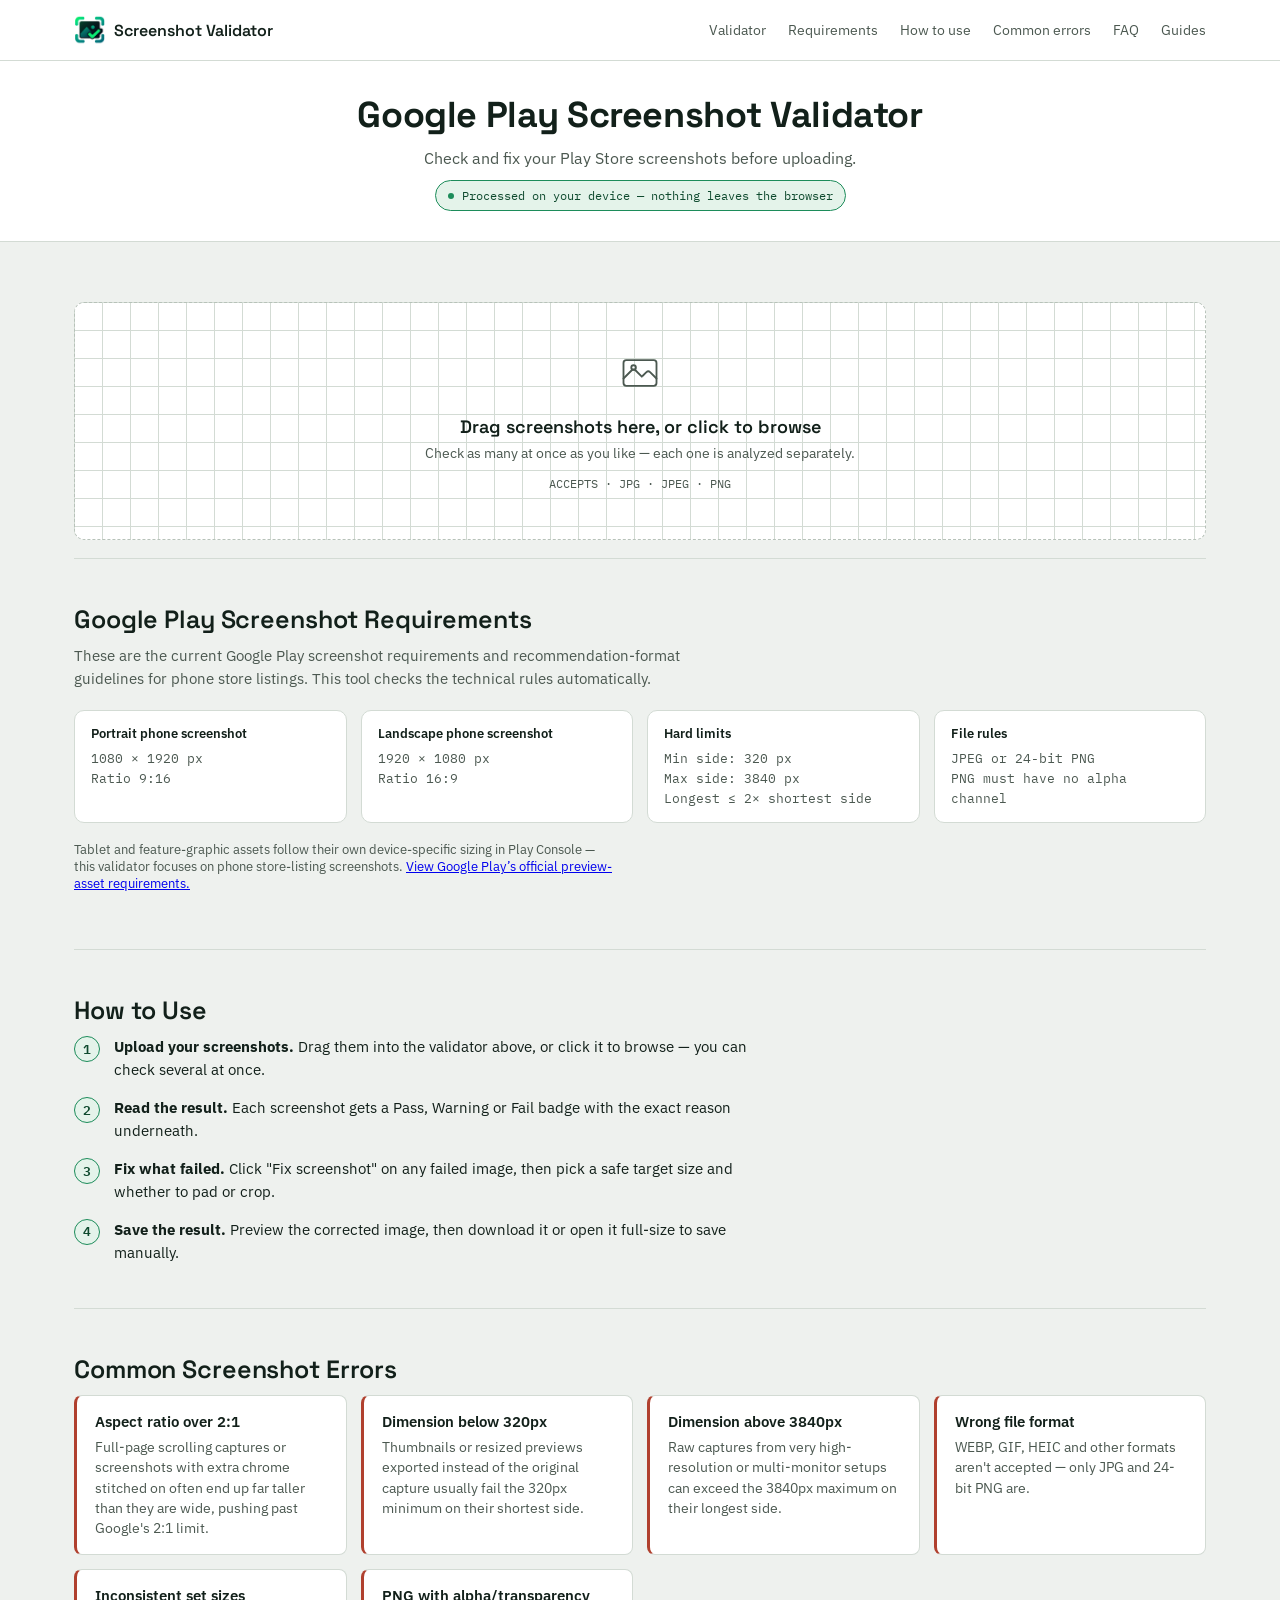
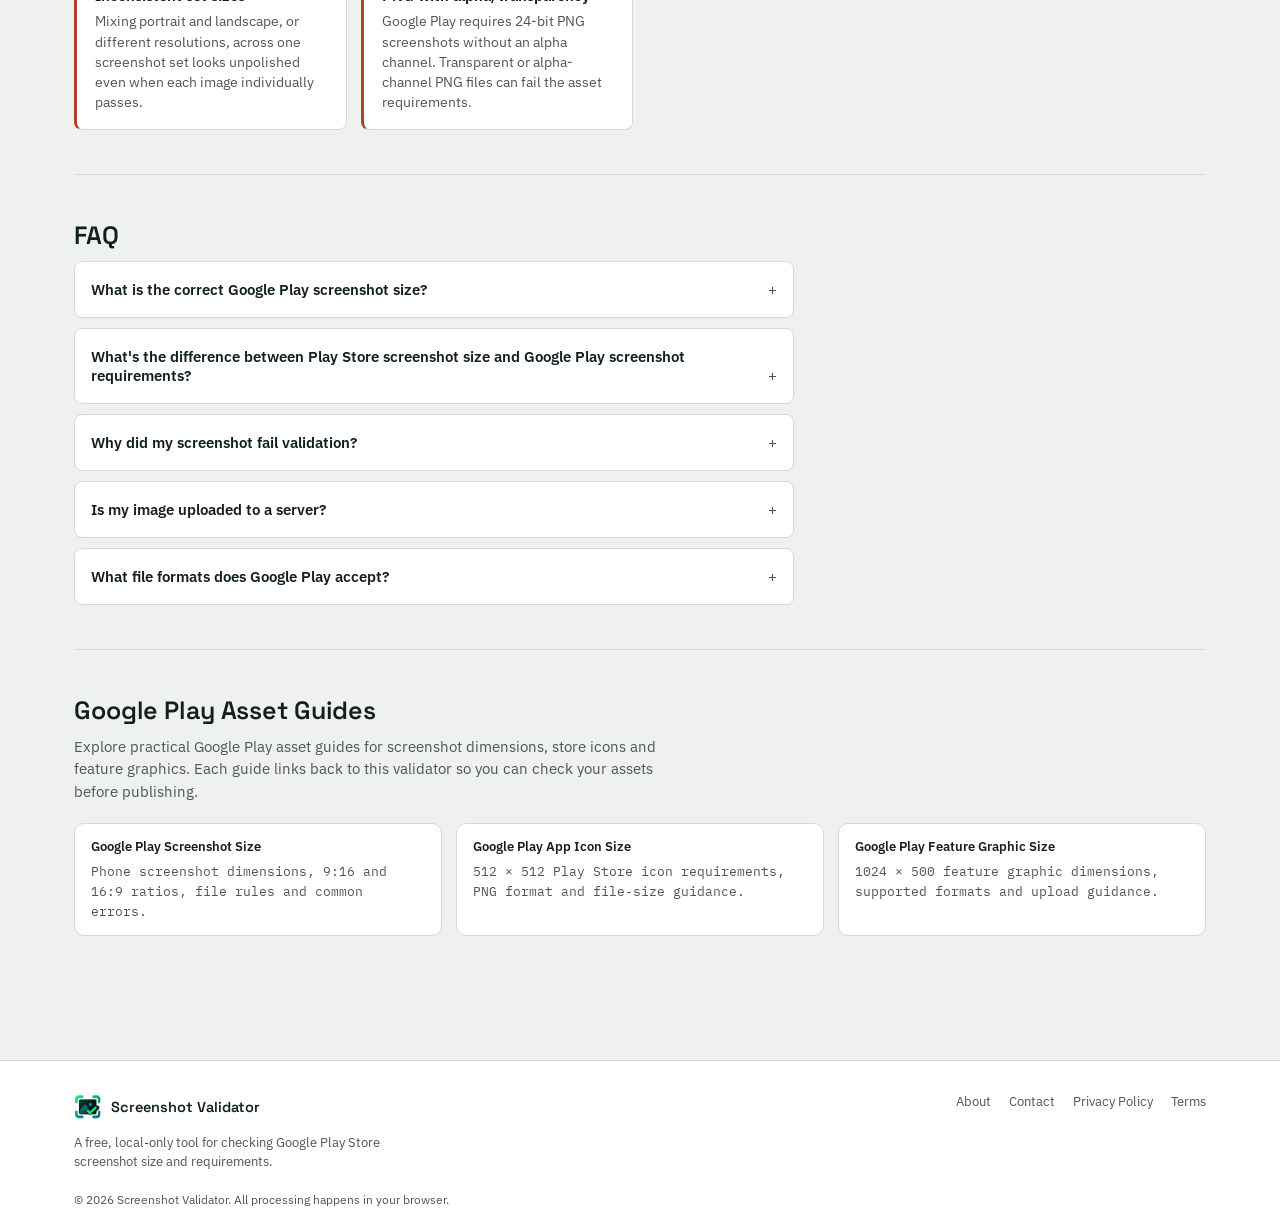
<file: index_with_seo_pages (1).html>
<!DOCTYPE html>
<html lang="en">
<head>
<meta charset="UTF-8">
<meta name="viewport" content="width=device-width, initial-scale=1.0">
<title>Google Play Screenshot Validator – Check & Fix Screenshots</title>
<meta name="description" content="Free Google Play Screenshot Validator to check screenshot size, aspect ratio, PNG/JPEG format and fix invalid Play Store screenshots in your browser.">
<meta name="robots" content="index, follow">
<meta name="theme-color" content="#1C8C5A">
<link rel="canonical" href="https://google-play-screenshot-validator-gn.vercel.app/">
<link rel="icon" href="/favicon.ico?v=3" sizes="any">
<link rel="icon" type="image/png" sizes="32x32" href="/favicon-32x32.png?v=3">
<link rel="apple-touch-icon" href="/favicon.png?v=3">

<meta property="og:type" content="website">
<meta property="og:site_name" content="Google Play Screenshot Validator">
<meta property="og:title" content="Google Play Screenshot Validator – Check & Fix Screenshots">
<meta property="og:description" content="Check and fix your Google Play Store screenshots before uploading. Validates size, aspect ratio and format entirely in your browser — nothing is uploaded.">
<meta property="og:url" content="https://google-play-screenshot-validator-gn.vercel.app/">
<meta name="twitter:card" content="summary">
<meta name="twitter:title" content="Google Play Screenshot Validator">
<meta name="twitter:description" content="Check and fix your Google Play Store screenshots before uploading — free, local, no upload.">

<script type="application/ld+json">
{
  "@context": "https://schema.org",
  "@type": "WebApplication",
  "name": "Google Play Screenshot Validator",
  "url": "https://google-play-screenshot-validator-gn.vercel.app/",
  "image": "https://google-play-screenshot-validator-gn.vercel.app/favicon.png",
  "applicationCategory": "DeveloperApplication",
  "operatingSystem": "Any (runs in browser)",
  "description": "Validates Google Play Store screenshots against Google's size, aspect ratio and format requirements, and lets developers fix failed screenshots locally in the browser.",
  "isAccessibleForFree": true,
  "offers": { "@type": "Offer", "price": "0", "priceCurrency": "USD" }
}
</script>
<script type="application/ld+json">
{
  "@context": "https://schema.org",
  "@type": "FAQPage",
  "mainEntity": [
    {
      "@type": "Question",
      "name": "What is the correct Google Play screenshot size?",
      "acceptedAnswer": { "@type": "Answer", "text": "Google Play requires screenshot dimensions from 320px to 3840px, with the longest side no more than twice the shortest side. For apps to be eligible for recommendation formats that use screenshots, Google requires at least four screenshots with a minimum 1080px resolution, using 9:16 portrait or 16:9 landscape." }
    },
    {
      "@type": "Question",
      "name": "What file formats does Google Play accept for screenshots?",
      "acceptedAnswer": { "@type": "Answer", "text": "Google Play accepts JPEG (JPG) or 24-bit PNG screenshots without an alpha channel." }
    },
    {
      "@type": "Question",
      "name": "Why did my screenshot fail Google Play validation?",
      "acceptedAnswer": { "@type": "Answer", "text": "The most common reasons are an aspect ratio beyond the 2:1 maximum, a dimension smaller than 320px, a dimension larger than 3840px, or an unsupported file type such as WEBP or GIF." }
    },
    {
      "@type": "Question",
      "name": "Does this tool upload my screenshots to a server?",
      "acceptedAnswer": { "@type": "Answer", "text": "No. Every check and every fix runs locally in your browser using the Canvas and File APIs. Screenshots are never sent to a server." }
    }
  ]
}
</script>

<link rel="preconnect" href="https://fonts.googleapis.com">
<link rel="preconnect" href="https://fonts.gstatic.com" crossorigin>
<link href="https://fonts.googleapis.com/css2?family=Space+Grotesk:wght@500;600;700&family=IBM+Plex+Mono:wght@400;500;600&family=IBM+Plex+Sans:wght@400;500;600&display=swap" rel="stylesheet">
<style>
  :root {
    --bg: #EEF1EE;
    --surface: #FFFFFF;
    --surface-2: #E4E9E4;
    --ink: #12201A;
    --ink-soft: #4B5850;
    --line: #D3DBD4;
    --line-strong: #B7C2B9;
    --accent: #1C8C5A;
    --accent-ink: #0E4A2E;
    --pass: #1C8C5A;
    --pass-bg: #E4F3EA;
    --warn: #A66A0B;
    --warn-bg: #FBF0DD;
    --fail: #B0402E;
    --fail-bg: #FBE8E4;
    --shadow: 0 1px 2px rgba(18,32,26,0.06), 0 8px 24px -12px rgba(18,32,26,0.18);
    --radius: 10px;
    --font-display: "Space Grotesk", "Segoe UI", system-ui, sans-serif;
    --font-body: "IBM Plex Sans", "Segoe UI", system-ui, sans-serif;
    --font-mono: "IBM Plex Mono", ui-monospace, "SF Mono", Consolas, monospace;
  }

  :root:not([data-theme="light"]) {
    @media (prefers-color-scheme: dark) {
      --bg: #10140F;
      --surface: #171D16;
      --surface-2: #1E251C;
      --ink: #E9EEE7;
      --ink-soft: #A6B3A5;
      --line: #2B342A;
      --line-strong: #3B463A;
      --accent: #3FBE84;
      --accent-ink: #B7EBCF;
      --pass: #3FBE84;
      --pass-bg: #16301F;
      --warn: #E0A542;
      --warn-bg: #332507;
      --fail: #E17862;
      --fail-bg: #3A1712;
      --shadow: 0 1px 2px rgba(0,0,0,0.3), 0 8px 24px -12px rgba(0,0,0,0.5);
    }
  }

  :root[data-theme="dark"] {
    --bg: #10140F;
    --surface: #171D16;
    --surface-2: #1E251C;
    --ink: #E9EEE7;
    --ink-soft: #A6B3A5;
    --line: #2B342A;
    --line-strong: #3B463A;
    --accent: #3FBE84;
    --accent-ink: #B7EBCF;
    --pass: #3FBE84;
    --pass-bg: #16301F;
    --warn: #E0A542;
    --warn-bg: #332507;
    --fail: #E17862;
    --fail-bg: #3A1712;
    --shadow: 0 1px 2px rgba(0,0,0,0.3), 0 8px 24px -12px rgba(0,0,0,0.5);
  }

  * { box-sizing: border-box; }

  html, body {
    margin: 0;
    padding: 0;
    background: var(--bg);
    color: var(--ink);
    font-family: var(--font-body);
    -webkit-font-smoothing: antialiased;
  }

  body {
    min-height: 100vh;
    padding: 0;
  }

  .wrap {
    max-width: 1180px;
    margin: 0 auto;
    padding: 0 24px;
  }

  body > .wrap { padding-top: 32px; padding-bottom: 60px; }

  header.page-head {
    display: flex;
    align-items: flex-end;
    justify-content: space-between;
    gap: 24px;
    flex-wrap: wrap;
    margin-bottom: 32px;
    padding-bottom: 24px;
    border-bottom: 1px solid var(--line);
  }

  .page-head h1 {
    font-family: var(--font-display);
    font-weight: 700;
    font-size: clamp(28px, 4vw, 38px);
    line-height: 1.1;
    margin: 0 0 8px;
    letter-spacing: -0.01em;
  }

  .page-head p {
    margin: 0;
    color: var(--ink-soft);
    font-size: 15px;
    max-width: 52ch;
    line-height: 1.5;
  }

  .badge-local {
    display: inline-flex;
    align-items: center;
    gap: 8px;
    font-family: var(--font-mono);
    font-size: 12px;
    color: var(--accent-ink);
    background: var(--pass-bg);
    border: 1px solid var(--pass);
    padding: 7px 12px;
    border-radius: 100px;
    white-space: nowrap;
  }

  .badge-local::before {
    content: "";
    width: 6px;
    height: 6px;
    border-radius: 50%;
    background: var(--pass);
    flex: none;
  }

  /* Dropzone */
  .dropzone {
    position: relative;
    border: 1.5px dashed var(--line-strong);
    border-radius: var(--radius);
    background: var(--surface);
    background-image:
      linear-gradient(var(--line) 1px, transparent 1px),
      linear-gradient(90deg, var(--line) 1px, transparent 1px);
    background-size: 28px 28px;
    background-position: -1px -1px;
    padding: 48px 24px;
    text-align: center;
    cursor: pointer;
    transition: border-color 0.15s ease, background-color 0.15s ease;
  }

  .dropzone:hover {
    border-color: var(--accent);
  }

  .dropzone.drag-over {
    border-color: var(--accent);
    background-color: var(--pass-bg);
  }

  .dropzone .dz-icon {
    width: 44px;
    height: 44px;
    margin: 0 auto 16px;
    color: var(--ink-soft);
  }

  .dropzone h2 {
    font-family: var(--font-display);
    font-size: 18px;
    margin: 0 0 6px;
    font-weight: 600;
  }

  .dropzone p {
    margin: 0;
    color: var(--ink-soft);
    font-size: 14px;
  }

  .dropzone .dz-formats {
    margin-top: 14px;
    font-family: var(--font-mono);
    font-size: 12px;
    color: var(--ink-soft);
  }

  input[type="file"] { display: none; }

  /* Report bar */
  .report {
    display: none;
    margin-top: 28px;
    gap: 1px;
    background: var(--line);
    border: 1px solid var(--line);
    border-radius: var(--radius);
    overflow: hidden;
    grid-template-columns: repeat(5, 1fr);
  }

  .report.visible { display: grid; }

  @media (max-width: 760px) {
    .report { grid-template-columns: repeat(2, 1fr); }
    .report .report-cell.score-cell { grid-column: 1 / -1; }
  }

  .report-cell {
    background: var(--surface);
    padding: 18px 20px;
  }

  .report-cell .num {
    font-family: var(--font-mono);
    font-size: 26px;
    font-weight: 600;
    line-height: 1;
    display: block;
  }

  .report-cell .lbl {
    font-size: 12.5px;
    color: var(--ink-soft);
    margin-top: 6px;
    display: block;
  }

  .report-cell.pass-cell .num { color: var(--pass); }
  .report-cell.warn-cell .num { color: var(--warn); }
  .report-cell.fail-cell .num { color: var(--fail); }

  .score-cell {
    display: flex;
    align-items: center;
    gap: 14px;
  }

  .score-ring {
    flex: none;
    width: 52px;
    height: 52px;
  }

  .score-cell .score-text .num { font-size: 22px; }

  /* Toolbar */
  .toolbar {
    display: none;
    justify-content: space-between;
    align-items: center;
    margin-top: 28px;
    margin-bottom: 4px;
    flex-wrap: wrap;
    gap: 12px;
  }

  .toolbar.visible { display: flex; }

  .toolbar h3 {
    font-family: var(--font-display);
    font-size: 16px;
    font-weight: 600;
    margin: 0;
  }

  .toolbar-actions { display: flex; gap: 10px; }

  button.ghost-btn {
    font-family: var(--font-body);
    font-size: 13px;
    color: var(--ink-soft);
    background: transparent;
    border: 1px solid var(--line-strong);
    border-radius: 7px;
    padding: 8px 14px;
    cursor: pointer;
    transition: border-color 0.15s ease, color 0.15s ease;
  }

  button.ghost-btn:hover {
    border-color: var(--ink-soft);
    color: var(--ink);
  }

  button.ghost-btn:focus-visible,
  .dropzone:focus-visible,
  .card-remove:focus-visible {
    outline: 2px solid var(--accent);
    outline-offset: 2px;
  }

  /* Grid of cards */
  .grid {
    display: grid;
    grid-template-columns: repeat(auto-fill, minmax(300px, 1fr));
    gap: 16px;
    margin-top: 18px;
  }

  .card {
    background: var(--surface);
    border: 1px solid var(--line);
    border-radius: var(--radius);
    overflow: hidden;
    display: flex;
    flex-direction: column;
    box-shadow: var(--shadow);
    animation: card-in 0.25s ease;
  }

  @keyframes card-in {
    from { opacity: 0; transform: translateY(6px); }
    to { opacity: 1; transform: translateY(0); }
  }

  @media (prefers-reduced-motion: reduce) {
    .card { animation: none; }
  }

  .card-media {
    position: relative;
    background: var(--surface-2);
    aspect-ratio: 16 / 10;
    display: flex;
    align-items: center;
    justify-content: center;
    overflow: hidden;
  }

  .card-media img {
    max-width: 100%;
    max-height: 100%;
    object-fit: contain;
    display: block;
  }

  .status-pill {
    position: absolute;
    top: 10px;
    left: 10px;
    font-family: var(--font-mono);
    font-size: 11.5px;
    font-weight: 600;
    padding: 4px 10px;
    border-radius: 100px;
    border: 1px solid transparent;
    letter-spacing: 0.02em;
  }

  .status-pill.pass { color: var(--pass); background: var(--pass-bg); border-color: var(--pass); }
  .status-pill.warning { color: var(--warn); background: var(--warn-bg); border-color: var(--warn); }
  .status-pill.fail { color: var(--fail); background: var(--fail-bg); border-color: var(--fail); }

  .card-remove {
    position: absolute;
    top: 10px;
    right: 10px;
    width: 26px;
    height: 26px;
    border-radius: 50%;
    background: rgba(18,32,26,0.55);
    color: #fff;
    border: none;
    cursor: pointer;
    display: flex;
    align-items: center;
    justify-content: center;
    font-size: 14px;
    line-height: 1;
  }

  .card-remove:hover { background: rgba(18,32,26,0.8); }

  .card-body {
    padding: 14px 16px 16px;
    display: flex;
    flex-direction: column;
    gap: 12px;
    flex: 1;
  }

  .card-name {
    font-size: 13px;
    font-weight: 600;
    word-break: break-all;
    line-height: 1.3;
  }

  .metrics {
    display: grid;
    grid-template-columns: repeat(2, 1fr);
    gap: 6px 12px;
    font-family: var(--font-mono);
    font-size: 12.5px;
  }

  .metrics div {
    display: flex;
    justify-content: space-between;
    gap: 8px;
    padding: 4px 0;
    border-bottom: 1px dashed var(--line);
  }

  .metrics span.k { color: var(--ink-soft); }
  .metrics span.v { color: var(--ink); text-align: right; }

  .reasons {
    font-size: 12.5px;
    line-height: 1.5;
    color: var(--ink-soft);
    padding-top: 4px;
    border-top: 1px solid var(--line);
  }

  .reasons ul {
    margin: 6px 0 0;
    padding-left: 18px;
  }

  .reasons li { margin-bottom: 4px; }
  .reasons li.reason-fail { color: var(--fail); }
  .reasons li.reason-warn { color: var(--warn); }
  .reasons li.reason-pass { color: var(--pass); }

  /* Reference panel */
  .reference {
    margin-top: 40px;
    border-top: 1px solid var(--line);
    padding-top: 24px;
  }

  .reference h3 {
    font-family: var(--font-display);
    font-size: 15px;
    font-weight: 600;
    margin: 0 0 14px;
  }

  .ref-grid {
    display: grid;
    grid-template-columns: repeat(auto-fit, minmax(220px, 1fr));
    gap: 14px;
  }

  .ref-card {
    background: var(--surface);
    border: 1px solid var(--line);
    border-radius: var(--radius);
    padding: 14px 16px;
  }

  .ref-card .ref-title {
    font-size: 13px;
    font-weight: 600;
    margin-bottom: 6px;
  }

  .ref-card .ref-spec {
    font-family: var(--font-mono);
    font-size: 12.5px;
    color: var(--ink-soft);
    line-height: 1.6;
  }

  .guide-card {
    display: block;
    color: var(--ink);
    text-decoration: none;
    transition: border-color 0.15s ease, transform 0.15s ease, box-shadow 0.15s ease;
  }

  .guide-card:hover {
    border-color: var(--accent);
    transform: translateY(-2px);
    box-shadow: var(--shadow);
  }

  .guide-card .ref-title {
    color: var(--ink);
  }

  .empty-hint {
    text-align: center;
    color: var(--ink-soft);
    font-size: 13px;
    margin-top: 14px;
  }

  /* Fix button on failed cards */
  .fix-btn {
    font-family: var(--font-body);
    font-size: 13px;
    font-weight: 600;
    color: #fff;
    background: var(--fail);
    border: none;
    border-radius: 7px;
    padding: 9px 14px;
    cursor: pointer;
    width: 100%;
    transition: opacity 0.15s ease;
  }

  .fix-btn:hover { opacity: 0.88; }

  /* Modal */
  .modal-overlay {
    display: none;
    position: fixed;
    inset: 0;
    background: rgba(10,16,12,0.55);
    align-items: center;
    justify-content: center;
    padding: 20px;
    z-index: 100;
  }

  .modal-overlay.open { display: flex; }

  .modal {
    background: var(--surface);
    border: 1px solid var(--line);
    border-radius: 14px;
    box-shadow: var(--shadow);
    width: 100%;
    max-width: 720px;
    max-height: 90vh;
    overflow-y: auto;
  }

  .modal-header {
    display: flex;
    align-items: flex-start;
    justify-content: space-between;
    gap: 16px;
    padding: 20px 24px 0;
  }

  .modal-header h2 {
    font-family: var(--font-display);
    font-size: 19px;
    font-weight: 600;
    margin: 0 0 4px;
  }

  .modal-header .modal-file {
    font-family: var(--font-mono);
    font-size: 12.5px;
    color: var(--ink-soft);
    word-break: break-all;
  }

  .modal-close {
    flex: none;
    width: 30px;
    height: 30px;
    border-radius: 50%;
    border: 1px solid var(--line-strong);
    background: transparent;
    color: var(--ink-soft);
    font-size: 14px;
    cursor: pointer;
  }

  .modal-close:hover { color: var(--ink); border-color: var(--ink-soft); }

  .modal-body { padding: 16px 24px 24px; }

  .fix-explain {
    background: var(--fail-bg);
    border: 1px solid var(--fail);
    color: var(--fail);
    border-radius: 8px;
    padding: 12px 14px;
    font-size: 13.5px;
    line-height: 1.5;
    margin-bottom: 20px;
  }

  .fix-section { margin-bottom: 20px; }

  .fix-section .fix-label {
    font-size: 12.5px;
    font-weight: 600;
    color: var(--ink-soft);
    margin-bottom: 8px;
    display: block;
  }

  .option-row {
    display: flex;
    gap: 10px;
    flex-wrap: wrap;
  }

  .option-card {
    flex: 1;
    min-width: 160px;
    text-align: left;
    background: var(--surface-2);
    border: 1.5px solid var(--line);
    border-radius: 8px;
    padding: 12px 14px;
    cursor: pointer;
    font-family: var(--font-body);
  }

  .option-card .oc-title {
    font-family: var(--font-mono);
    font-weight: 600;
    font-size: 14px;
    color: var(--ink);
  }

  .option-card .oc-sub {
    font-size: 12px;
    color: var(--ink-soft);
    margin-top: 2px;
  }

  .option-card.selected {
    border-color: var(--accent);
    background: var(--pass-bg);
  }

  .option-card.selected .oc-title { color: var(--accent-ink); }

  .bg-swatch-row {
    display: flex;
    gap: 8px;
    align-items: center;
  }

  .bg-swatch {
    width: 30px;
    height: 30px;
    border-radius: 6px;
    border: 1.5px solid var(--line-strong);
    cursor: pointer;
  }

  .bg-swatch.selected { outline: 2px solid var(--accent); outline-offset: 2px; }

  .preview-wrap {
    background: var(--surface-2);
    border: 1px solid var(--line);
    border-radius: 8px;
    display: flex;
    align-items: center;
    justify-content: center;
    padding: 16px;
    min-height: 200px;
  }

  .preview-wrap canvas {
    max-width: 100%;
    max-height: 320px;
    border-radius: 4px;
    box-shadow: 0 1px 4px rgba(0,0,0,0.15);
  }

  .result-note {
    font-family: var(--font-mono);
    font-size: 12.5px;
    color: var(--pass);
    margin-top: 10px;
    text-align: center;
  }

  .modal-footer {
    display: flex;
    justify-content: flex-end;
    gap: 10px;
    margin-top: 22px;
  }

  button.primary-btn {
    font-family: var(--font-body);
    font-size: 13.5px;
    font-weight: 600;
    color: #fff;
    background: var(--accent);
    border: none;
    border-radius: 8px;
    padding: 10px 18px;
    cursor: pointer;
    transition: opacity 0.15s ease;
  }

  button.primary-btn:hover { opacity: 0.9; }

  .fix-notice {
    font-size: 12.5px;
    line-height: 1.5;
    color: var(--warn);
    background: var(--warn-bg);
    border: 1px solid var(--warn);
    border-radius: 8px;
    padding: 10px 12px;
  }

  .preview-wrap-full {
    min-height: 240px;
  }

  .preview-wrap-full img {
    max-width: 100%;
    max-height: 360px;
    border-radius: 4px;
    box-shadow: 0 1px 4px rgba(0,0,0,0.15);
    display: block;
  }

  .preview-metrics {
    grid-template-columns: repeat(3, 1fr);
    margin-top: 16px;
  }

  @media (max-width: 560px) {
    .preview-metrics { grid-template-columns: 1fr; }
  }

  .preview-modal.fullsize {
    max-width: 96vw;
    max-height: 96vh;
  }

  .preview-modal.fullsize .preview-metrics,
  .preview-modal.fullsize .modal-header .modal-file {
    display: none;
  }

  .preview-modal.fullsize .preview-wrap-full {
    background: #111;
    padding: 0;
  }

  .preview-modal.fullsize .preview-wrap-full img {
    max-height: 84vh;
  }

  /* ---------- Site chrome (header, hero, content sections, footer) ---------- */

  html { scroll-behavior: smooth; }

  .skip-link {
    position: absolute;
    left: -999px;
    top: 0;
    background: var(--accent);
    color: #fff;
    padding: 10px 16px;
    border-radius: 0 0 8px 0;
    z-index: 200;
    font-size: 13px;
  }

  .skip-link:focus { left: 0; }

  .site-header {
    position: sticky;
    top: 0;
    z-index: 40;
    background: var(--surface);
    border-bottom: 1px solid var(--line);
  }

  .site-header-inner {
    display: flex;
    align-items: center;
    justify-content: space-between;
    gap: 20px;
    padding: 14px 24px;
    flex-wrap: wrap;
  }

  .brand {
    display: inline-flex;
    align-items: center;
    gap: 8px;
    font-family: var(--font-display);
    font-weight: 600;
    font-size: 16px;
    color: var(--ink);
    text-decoration: none;
  }

  .brand-icon {
    width: 32px;
    height: 32px;
    flex: none;
    object-fit: contain;
    display: block;
  }

  .footer-brand-line {
    display: inline-flex;
    align-items: center;
    gap: 9px;
  }

  .footer-brand-icon {
    width: 28px;
    height: 28px;
    flex: none;
    object-fit: contain;
    display: block;
  }

  @media (max-width: 560px) {
    .brand-icon {
      width: 28px;
      height: 28px;
    }

    .brand {
      font-size: 15px;
    }
  }

  .brand-mark {
    display: inline-flex;
    align-items: center;
    justify-content: center;
    width: 22px;
    height: 22px;
    border-radius: 6px;
    background: var(--accent);
    color: #fff;
    font-size: 10px;
  }

  .site-nav {
    display: flex;
    gap: 22px;
    flex-wrap: wrap;
  }

  .site-nav a {
    font-size: 13.5px;
    color: var(--ink-soft);
    text-decoration: none;
  }

  .site-nav a:hover { color: var(--accent-ink); }

  .hero {
    background: var(--surface);
    border-bottom: 1px solid var(--line);
    padding: 34px 24px 30px;
  }

  .hero-inner {
    text-align: center;
    display: flex;
    flex-direction: column;
    align-items: center;
    gap: 12px;
    padding: 0;
  }

  .hero h1 {
    font-family: var(--font-display);
    font-weight: 700;
    font-size: clamp(26px, 4vw, 36px);
    line-height: 1.15;
    margin: 0;
    letter-spacing: -0.01em;
  }

  .hero p {
    margin: 0;
    color: var(--ink-soft);
    font-size: 16px;
    max-width: 46ch;
  }

  .tool-section { padding-top: 28px; }

  .content-section {
    padding: 44px 0;
    border-top: 1px solid var(--line);
  }

  .section-title {
    font-family: var(--font-display);
    font-size: clamp(20px, 3vw, 25px);
    font-weight: 600;
    margin: 0 0 10px;
    letter-spacing: -0.005em;
  }

  .section-lead {
    color: var(--ink-soft);
    font-size: 14.5px;
    max-width: 68ch;
    line-height: 1.55;
    margin: 0 0 20px;
  }

  .section-note {
    color: var(--ink-soft);
    font-size: 13px;
    margin-top: 18px;
    max-width: 68ch;
  }

  .steps-list {
    list-style: none;
    margin: 0;
    padding: 0;
    display: flex;
    flex-direction: column;
    gap: 16px;
    max-width: 68ch;
  }

  .steps-list li {
    display: flex;
    gap: 14px;
    align-items: flex-start;
    font-size: 14.5px;
    line-height: 1.55;
  }

  .step-num {
    flex: none;
    width: 26px;
    height: 26px;
    border-radius: 50%;
    background: var(--pass-bg);
    color: var(--accent-ink);
    border: 1px solid var(--accent);
    display: flex;
    align-items: center;
    justify-content: center;
    font-family: var(--font-mono);
    font-size: 12.5px;
    font-weight: 600;
  }

  .error-grid {
    display: grid;
    grid-template-columns: repeat(auto-fit, minmax(240px, 1fr));
    gap: 14px;
  }

  .error-card {
    background: var(--surface);
    border: 1px solid var(--line);
    border-left: 3px solid var(--fail);
    border-radius: 8px;
    padding: 16px 18px;
  }

  .error-title {
    font-weight: 600;
    font-size: 14.5px;
    margin-bottom: 6px;
  }

  .error-card p {
    margin: 0;
    font-size: 13.5px;
    color: var(--ink-soft);
    line-height: 1.5;
  }

  .faq-list {
    display: flex;
    flex-direction: column;
    gap: 10px;
    max-width: 72ch;
  }

  .faq-item {
    background: var(--surface);
    border: 1px solid var(--line);
    border-radius: 8px;
    padding: 4px 16px;
  }

  .faq-item summary {
    cursor: pointer;
    font-weight: 600;
    font-size: 14.5px;
    padding: 14px 0;
    list-style: none;
  }

  .faq-item summary::-webkit-details-marker { display: none; }

  .faq-item summary::after {
    content: "+";
    float: right;
    color: var(--ink-soft);
    font-weight: 400;
  }

  .faq-item[open] summary::after { content: "−"; }

  .faq-item p {
    margin: 0 0 16px;
    font-size: 13.5px;
    color: var(--ink-soft);
    line-height: 1.55;
  }

  .site-footer {
    margin-top: 20px;
    background: var(--surface);
    border-top: 1px solid var(--line);
  }

  .site-footer-inner {
    display: flex;
    justify-content: space-between;
    align-items: flex-start;
    gap: 24px;
    flex-wrap: wrap;
    padding: 32px 24px 20px;
  }

  .footer-brand {
    font-family: var(--font-display);
    font-weight: 600;
    font-size: 14.5px;
    max-width: 40ch;
  }

  .footer-brand p {
    margin: 8px 0 0;
    font-family: var(--font-body);
    font-weight: 400;
    font-size: 13px;
    color: var(--ink-soft);
    line-height: 1.5;
  }

  .footer-links {
    display: flex;
    gap: 18px;
    flex-wrap: wrap;
  }

  .footer-links a {
    font-size: 13px;
    color: var(--ink-soft);
    text-decoration: none;
  }

  .footer-links a:hover { color: var(--accent-ink); }

  .footer-copy {
    font-size: 12px;
    color: var(--ink-soft);
    padding: 0 24px 24px;
  }
</style>
</head>
<body>
<a class="skip-link" href="#validator">Skip to validator</a>

<header class="site-header">
  <div class="wrap site-header-inner">
    <a class="brand" href="#top" aria-label="Screenshot Validator home">
      <img class="brand-icon" src="/favicon.png" alt="" width="32" height="32" aria-hidden="true">
      <span>Screenshot Validator</span>
    </a>
    <nav class="site-nav" aria-label="Primary">
      <a href="#validator">Validator</a>
      <a href="#requirements">Requirements</a>
      <a href="#how-to-use">How to use</a>
      <a href="#common-errors">Common errors</a>
      <a href="#faq">FAQ</a>
      <a href="#guides">Guides</a>
    </nav>
  </div>
</header>

<section class="hero" id="top">
  <div class="wrap hero-inner">
    <h1>Google Play Screenshot Validator</h1>
    <p>Check and fix your Play Store screenshots before uploading.</p>
    <span class="badge-local">Processed on your device — nothing leaves the browser</span>
  </div>
</section>

<div class="wrap">

  <section id="validator" class="tool-section" aria-label="Screenshot validator">

  <div class="dropzone" id="dropzone" tabindex="0" role="button" aria-label="Upload screenshots">
    <svg class="dz-icon" viewBox="0 0 48 48" fill="none" xmlns="http://www.w3.org/2000/svg">
      <rect x="6" y="10" width="36" height="28" rx="3" stroke="currentColor" stroke-width="2"/>
      <path d="M6 30l9-9a3 3 0 014 0l7 7" stroke="currentColor" stroke-width="2" stroke-linecap="round" stroke-linejoin="round"/>
      <path d="M27 27l4-4a3 3 0 014 0l7 7" stroke="currentColor" stroke-width="2" stroke-linecap="round" stroke-linejoin="round"/>
      <circle cx="17" cy="18" r="2.5" stroke="currentColor" stroke-width="2"/>
    </svg>
    <h2>Drag screenshots here, or click to browse</h2>
    <p>Check as many at once as you like — each one is analyzed separately.</p>
    <div class="dz-formats">ACCEPTS · JPG · JPEG · PNG</div>
    <input type="file" id="fileInput" accept="image/jpeg,image/png" multiple>
  </div>

  <div class="report" id="report">
    <div class="report-cell">
      <span class="num" id="statTotal">0</span>
      <span class="lbl">Total screenshots</span>
    </div>
    <div class="report-cell pass-cell">
      <span class="num" id="statPass">0</span>
      <span class="lbl">Passed</span>
    </div>
    <div class="report-cell warn-cell">
      <span class="num" id="statWarn">0</span>
      <span class="lbl">Warnings</span>
    </div>
    <div class="report-cell fail-cell">
      <span class="num" id="statFail">0</span>
      <span class="lbl">Failed</span>
    </div>
    <div class="report-cell score-cell">
      <svg class="score-ring" id="scoreRing" viewBox="0 0 52 52">
        <circle cx="26" cy="26" r="22" fill="none" stroke="var(--line)" stroke-width="5"/>
        <circle id="scoreArc" cx="26" cy="26" r="22" fill="none" stroke="var(--accent)" stroke-width="5"
          stroke-linecap="round" stroke-dasharray="138.2" stroke-dashoffset="138.2"
          transform="rotate(-90 26 26)"/>
      </svg>
      <div class="score-text">
        <span class="num" id="statScore">0%</span>
        <span class="lbl">Readiness score</span>
      </div>
    </div>
  </div>

  <div class="toolbar" id="toolbar">
    <h3 id="toolbarTitle">Results</h3>
    <div class="toolbar-actions">
      <button class="ghost-btn" id="clearAllBtn">Clear all</button>
    </div>
  </div>

  <div class="grid" id="grid"></div>

  </section>

  <section id="requirements" class="content-section">
    <h2 class="section-title">Google Play Screenshot Requirements</h2>
    <p class="section-lead">These are the current Google Play screenshot requirements and recommendation-format guidelines for phone store listings. This tool checks the technical rules automatically.</p>
    <div class="ref-grid">
      <div class="ref-card">
        <div class="ref-title">Portrait phone screenshot</div>
        <div class="ref-spec">1080 × 1920 px<br>Ratio 9:16</div>
      </div>
      <div class="ref-card">
        <div class="ref-title">Landscape phone screenshot</div>
        <div class="ref-spec">1920 × 1080 px<br>Ratio 16:9</div>
      </div>
      <div class="ref-card">
        <div class="ref-title">Hard limits</div>
        <div class="ref-spec">Min side: 320 px<br>Max side: 3840 px<br>Longest ≤ 2× shortest side</div>
      </div>
      <div class="ref-card">
        <div class="ref-title">File rules</div>
        <div class="ref-spec">JPEG or 24-bit PNG<br>PNG must have no alpha channel</div>
      </div>
    </div>
    <p class="section-note">Tablet and feature-graphic assets follow their own device-specific sizing in Play Console — this validator focuses on phone store-listing screenshots. <a href="https://support.google.com/googleplay/android-developer/answer/9866151" target="_blank" rel="noopener noreferrer">View Google Play’s official preview-asset requirements.</a></p>
  </section>

  <section id="how-to-use" class="content-section">
    <h2 class="section-title">How to Use</h2>
    <ol class="steps-list">
      <li><span class="step-num">1</span><div><strong>Upload your screenshots.</strong> Drag them into the validator above, or click it to browse — you can check several at once.</div></li>
      <li><span class="step-num">2</span><div><strong>Read the result.</strong> Each screenshot gets a Pass, Warning or Fail badge with the exact reason underneath.</div></li>
      <li><span class="step-num">3</span><div><strong>Fix what failed.</strong> Click "Fix screenshot" on any failed image, then pick a safe target size and whether to pad or crop.</div></li>
      <li><span class="step-num">4</span><div><strong>Save the result.</strong> Preview the corrected image, then download it or open it full-size to save manually.</div></li>
    </ol>
  </section>

  <section id="common-errors" class="content-section">
    <h2 class="section-title">Common Screenshot Errors</h2>
    <div class="error-grid">
      <div class="error-card">
        <div class="error-title">Aspect ratio over 2:1</div>
        <p>Full-page scrolling captures or screenshots with extra chrome stitched on often end up far taller than they are wide, pushing past Google's 2:1 limit.</p>
      </div>
      <div class="error-card">
        <div class="error-title">Dimension below 320px</div>
        <p>Thumbnails or resized previews exported instead of the original capture usually fail the 320px minimum on their shortest side.</p>
      </div>
      <div class="error-card">
        <div class="error-title">Dimension above 3840px</div>
        <p>Raw captures from very high-resolution or multi-monitor setups can exceed the 3840px maximum on their longest side.</p>
      </div>
      <div class="error-card">
        <div class="error-title">Wrong file format</div>
        <p>WEBP, GIF, HEIC and other formats aren't accepted — only JPG and 24-bit PNG are.</p>
      </div>
      <div class="error-card">
        <div class="error-title">Inconsistent set sizes</div>
        <p>Mixing portrait and landscape, or different resolutions, across one screenshot set looks unpolished even when each image individually passes.</p>
      </div>
      <div class="error-card">
        <div class="error-title">PNG with alpha/transparency</div>
        <p>Google Play requires 24-bit PNG screenshots without an alpha channel. Transparent or alpha-channel PNG files can fail the asset requirements.</p>
      </div>
    </div>
  </section>

  <section id="faq" class="content-section">
    <h2 class="section-title">FAQ</h2>
    <div class="faq-list">
      <details class="faq-item">
        <summary>What is the correct Google Play screenshot size?</summary>
        <p>Google Play requires dimensions from 320px to 3840px, with the longest side no more than twice the shortest. For app recommendation formats that use screenshots, provide at least four screenshots at 1080px minimum resolution, using 1080×1920 portrait or 1920×1080 landscape.</p>
      </details>
      <details class="faq-item">
        <summary>What's the difference between Play Store screenshot size and Google Play screenshot requirements?</summary>
        <p>They describe the same thing from two angles: "screenshot size" refers to the pixel dimensions and ratio, while "requirements" also cover accepted file formats (JPG/PNG) and how many screenshots your listing needs.</p>
      </details>
      <details class="faq-item">
        <summary>Why did my screenshot fail validation?</summary>
        <p>Usually one of four reasons: the aspect ratio exceeds 2:1, a side is under 320px, a side is over 3840px, or the file isn't JPG/PNG. This tool names the exact reason under each result.</p>
      </details>
      <details class="faq-item">
        <summary>Is my image uploaded to a server?</summary>
        <p>No. Validation and fixing both run locally using your browser's File and Canvas APIs. Your screenshots never leave your device.</p>
      </details>
      <details class="faq-item">
        <summary>What file formats does Google Play accept?</summary>
        <p>JPEG (JPG) or 24-bit PNG without an alpha channel. This validator checks both the file type and PNG alpha/bit-depth rules.</p>
      </details>
    </div>
  </section>

  <section id="guides" class="content-section">
    <h2 class="section-title">Google Play Asset Guides</h2>
    <p class="section-lead">Explore practical Google Play asset guides for screenshot dimensions, store icons and feature graphics. Each guide links back to this validator so you can check your assets before publishing.</p>

    <div class="ref-grid">
      <a class="ref-card guide-card" href="/google-play-screenshot-size.html">
        <div class="ref-title">Google Play Screenshot Size</div>
        <div class="ref-spec">Phone screenshot dimensions, 9:16 and 16:9 ratios, file rules and common errors.</div>
      </a>

      <a class="ref-card guide-card" href="/google-play-app-icon-size.html">
        <div class="ref-title">Google Play App Icon Size</div>
        <div class="ref-spec">512 × 512 Play Store icon requirements, PNG format and file-size guidance.</div>
      </a>

      <a class="ref-card guide-card" href="/google-play-feature-graphic-size.html">
        <div class="ref-title">Google Play Feature Graphic Size</div>
        <div class="ref-spec">1024 × 500 feature graphic dimensions, supported formats and upload guidance.</div>
      </a>
    </div>
  </section>

</div>

<footer class="site-footer">
  <div class="wrap site-footer-inner">
    <div class="footer-brand">
      <div class="footer-brand-line">
        <img class="footer-brand-icon" src="/favicon.png" alt="" width="28" height="28" aria-hidden="true">
        <span>Screenshot Validator</span>
      </div>
      <p>A free, local-only tool for checking Google Play Store screenshot size and requirements.</p>
    </div>
    <nav class="footer-links" aria-label="Footer">
      <a href="about.html">About</a>
      <a href="contact.html">Contact</a>
      <a href="privacy.html">Privacy Policy</a>
      <a href="terms.html">Terms</a>
    </nav>
  </div>
  <div class="wrap footer-copy">© <span id="footerYear"></span> Screenshot Validator. All processing happens in your browser.</div>
</footer>

<div class="modal-overlay" id="fixModal" aria-hidden="true">
  <div class="modal" role="dialog" aria-modal="true" aria-labelledby="fixModalTitle">
    <div class="modal-header">
      <div>
        <h2 id="fixModalTitle">Fix screenshot</h2>
        <div class="modal-file" id="fixModalFile"></div>
      </div>
      <button class="modal-close" id="fixModalClose" aria-label="Close">✕</button>
    </div>
    <div class="modal-body">
      <div class="fix-explain" id="fixExplain"></div>

      <div class="fix-section">
        <span class="fix-label">Target size</span>
        <div class="option-row" id="fixSizeOptions"></div>
      </div>

      <div class="fix-section">
        <span class="fix-label">How should it fit?</span>
        <div class="option-row" id="fixModeOptions"></div>
      </div>

      <div class="fix-section" id="fixBgSection">
        <span class="fix-label">Padding color</span>
        <div class="bg-swatch-row">
          <button class="bg-swatch selected" data-bg="#FFFFFF" style="background:#FFFFFF" aria-label="White padding"></button>
          <button class="bg-swatch" data-bg="#000000" style="background:#000000" aria-label="Black padding"></button>
        </div>
      </div>

      <div class="fix-section">
        <span class="fix-label">Preview</span>
        <div class="preview-wrap">
          <canvas id="fixCanvas"></canvas>
        </div>
        <div class="result-note" id="fixResultNote"></div>
      </div>

      <div class="fix-section" id="fixDownloadNotice" style="display:none;">
        <div class="fix-notice">If your browser blocks a download, use “Open Fixed Image” and save the preview manually.</div>
      </div>

      <div class="modal-footer">
        <button class="ghost-btn" id="fixCancelBtn">Cancel</button>
        <button class="ghost-btn" id="fixOpenBtn">Open Fixed Image</button>
        <button class="primary-btn" id="fixDownloadBtn">Download Fixed Image</button>
      </div>
    </div>
  </div>
</div>

<div class="modal-overlay" id="previewModal" aria-hidden="true">
  <div class="modal preview-modal" id="previewModalBox" role="dialog" aria-modal="true" aria-labelledby="previewModalTitle">
    <div class="modal-header">
      <div>
        <h2 id="previewModalTitle">Fixed image</h2>
        <div class="modal-file" id="previewModalFile"></div>
      </div>
      <button class="modal-close" id="previewModalClose" aria-label="Close">✕</button>
    </div>
    <div class="modal-body">
      <div class="preview-wrap preview-wrap-full">
        <img id="previewImg" alt="Fixed screenshot">
      </div>

      <div class="metrics preview-metrics">
        <div><span class="k">Dimensions</span><span class="v" id="previewDims"></span></div>
        <div><span class="k">Aspect ratio</span><span class="v" id="previewRatio"></span></div>
        <div><span class="k">File type</span><span class="v" id="previewType"></span></div>
      </div>

      <div class="modal-footer">
        <button class="ghost-btn" id="previewFullBtn">View Full Size</button>
        <button class="ghost-btn" id="previewCloseBtn">Close</button>
      </div>
    </div>
  </div>
</div>

<script>
(function () {
  const dropzone = document.getElementById('dropzone');
  const fileInput = document.getElementById('fileInput');
  const grid = document.getElementById('grid');
  const report = document.getElementById('report');
  const toolbar = document.getElementById('toolbar');
  const toolbarTitle = document.getElementById('toolbarTitle');
  const clearAllBtn = document.getElementById('clearAllBtn');

  const statTotal = document.getElementById('statTotal');
  const statPass = document.getElementById('statPass');
  const statWarn = document.getElementById('statWarn');
  const statFail = document.getElementById('statFail');
  const statScore = document.getElementById('statScore');
  const scoreArc = document.getElementById('scoreArc');

  const MIN_DIM = 320;
  const MAX_DIM = 3840;
  const MAX_RATIO = 2;
  const STANDARD_RATIO = 16 / 9;
  const RATIO_TOLERANCE = 0.05;

  let items = []; // { id, file, url, width, height, status, reasons }
  let seq = 0;

  function formatBytes(bytes) {
    if (bytes < 1024) return bytes + ' B';
    if (bytes < 1024 * 1024) return (bytes / 1024).toFixed(1) + ' KB';
    return (bytes / (1024 * 1024)).toFixed(2) + ' MB';
  }

  function niceType(mime) {
    if (mime === 'image/jpeg') return 'JPEG';
    if (mime === 'image/png') return 'PNG';
    return mime || 'Unknown';
  }

  async function inspectPng(file) {
    if (file.type !== 'image/png') {
      return { isPng: false, valid24BitNoAlpha: true, hasAlpha: false, bitDepth: null, colorType: null };
    }

    try {
      const bytes = new Uint8Array(await file.arrayBuffer());
      const signature = [137, 80, 78, 71, 13, 10, 26, 10];
      const isPng = signature.every((v, i) => bytes[i] === v);
      if (!isPng || bytes.length < 33) {
        return { isPng: true, valid24BitNoAlpha: false, hasAlpha: true, bitDepth: null, colorType: null };
      }

      // IHDR starts immediately after the 8-byte signature.
      // Bit depth is byte 24; color type is byte 25.
      const bitDepth = bytes[24];
      const colorType = bytes[25];

      // PNG color types 4 and 6 contain an alpha channel.
      let hasAlpha = colorType === 4 || colorType === 6;

      // Indexed/grayscale/truecolor PNGs can also contain transparency via tRNS.
      let offset = 8;
      while (offset + 12 <= bytes.length) {
        const length =
          ((bytes[offset] << 24) >>> 0) |
          (bytes[offset + 1] << 16) |
          (bytes[offset + 2] << 8) |
          bytes[offset + 3];
        const typeCode = String.fromCharCode(
          bytes[offset + 4], bytes[offset + 5], bytes[offset + 6], bytes[offset + 7]
        );
        if (typeCode === 'tRNS') hasAlpha = true;
        offset += 12 + length;
        if (typeCode === 'IEND') break;
      }

      // Google's requirement is 24-bit PNG without alpha:
      // 8-bit per RGB channel (color type 2), no tRNS.
      const valid24BitNoAlpha = bitDepth === 8 && colorType === 2 && !hasAlpha;
      return { isPng: true, valid24BitNoAlpha, hasAlpha, bitDepth, colorType };
    } catch (e) {
      return { isPng: true, valid24BitNoAlpha: false, hasAlpha: true, bitDepth: null, colorType: null };
    }
  }

  function validate(width, height, sizeBytes, type, pngInfo) {
    const reasons = [];
    let status = 'pass';

    const validTypes = ['image/jpeg', 'image/png'];
    if (!validTypes.includes(type)) {
      status = 'fail';
      reasons.push({ level: 'fail', text: 'Unsupported file type — only JPG and PNG are accepted by Google Play.' });
    }

    if (type === 'image/png' && pngInfo && !pngInfo.valid24BitNoAlpha) {
      status = 'fail';
      if (pngInfo.hasAlpha) {
        reasons.push({ level: 'fail', text: 'PNG contains an alpha/transparency channel. Google Play requires 24-bit PNG without alpha.' });
      } else {
        reasons.push({ level: 'fail', text: 'PNG is not 24-bit RGB. Google Play requires a 24-bit PNG without alpha.' });
      }
    }

    const shortest = Math.min(width, height);
    const longest = Math.max(width, height);
    const ratio = shortest > 0 ? longest / shortest : 0;

    if (shortest < MIN_DIM) {
      status = 'fail';
      reasons.push({ level: 'fail', text: `Minimum allowed dimension is ${MIN_DIM}px. Shortest side is ${shortest}px.` });
    }

    if (longest > MAX_DIM) {
      status = 'fail';
      reasons.push({ level: 'fail', text: `Maximum allowed dimension is ${MAX_DIM}px. Longest side is ${longest}px.` });
    }

    if (shortest >= MIN_DIM && ratio > MAX_RATIO) {
      status = 'fail';
      reasons.push({ level: 'fail', text: `Longest side must not exceed ${MAX_RATIO}× the shortest side. Current ratio is ${ratio.toFixed(2)}:1.` });
    }

    if (status !== 'fail') {
      const diff = Math.abs(ratio - STANDARD_RATIO) / STANDARD_RATIO;
      if (diff > RATIO_TOLERANCE) {
        status = 'warning';
        reasons.push({ level: 'warn', text: `Aspect ratio ${ratio.toFixed(2)}:1 differs from the standard 16:9 layout Google Play recommends.` });
      }
      if (longest < 1080) {
        status = 'warning';
        reasons.push({ level: 'warn', text: `Longest side is ${longest}px — 1080px or more is recommended for a sharp store listing.` });
      }
    }

    if (status === 'pass') {
      reasons.push({ level: 'pass', text: 'Meets all Google Play screenshot requirements.' });
    }

    return { status, reasons, ratio, shortest, longest };
  }

  function orientation(width, height) {
    if (width === height) return 'Square';
    return width > height ? 'Landscape' : 'Portrait';
  }

  function addFiles(fileList) {
    const files = Array.from(fileList).filter(f =>
      f.type === 'image/jpeg' || f.type === 'image/png'
    );
    files.forEach(readFile);
  }

  function readFile(file) {
    const id = 'shot-' + (seq++);
    const url = URL.createObjectURL(file);
    const img = new Image();

    const record = {
      id, file, url,
      width: null, height: null,
      status: 'pending', reasons: []
    };
    items.push(record);
    render();

    img.onload = async function () {
      record.width = img.naturalWidth;
      record.height = img.naturalHeight;
      record.imgEl = img;
      const pngInfo = await inspectPng(file);
      record.pngInfo = pngInfo;
      const result = validate(record.width, record.height, file.size, file.type, pngInfo);
      record.status = result.status;
      record.reasons = result.reasons;
      record.ratio = result.ratio;
      render();
    };

    img.onerror = function () {
      record.width = 0;
      record.height = 0;
      record.status = 'fail';
      record.reasons = [{ level: 'fail', text: 'Could not read this file as an image.' }];
      render();
    };

    img.src = url;
  }

  function removeItem(id) {
    const idx = items.findIndex(i => i.id === id);
    if (idx > -1) {
      URL.revokeObjectURL(items[idx].url);
      items.splice(idx, 1);
      render();
    }
  }

  function clearAll() {
    items.forEach(i => URL.revokeObjectURL(i.url));
    items = [];
    render();
  }

  function cardHtml(item) {
    const isPending = item.status === 'pending';
    const statusLabel = isPending ? 'Checking…' : item.status.toUpperCase();
    const statusClass = isPending ? '' : item.status;

    const reasonsHtml = isPending ? '' : `
      <div class="reasons">
        <ul>
          ${item.reasons.map(r => `<li class="reason-${r.level}">${r.text}</li>`).join('')}
        </ul>
      </div>`;

    const metricsHtml = isPending ? `
      <div class="metrics">
        <div><span class="k">Status</span><span class="v">Reading file…</span></div>
      </div>` : `
      <div class="metrics">
        <div><span class="k">Dimensions</span><span class="v">${item.width} × ${item.height}px</span></div>
        <div><span class="k">Orientation</span><span class="v">${orientation(item.width, item.height)}</span></div>
        <div><span class="k">Aspect ratio</span><span class="v">${item.ratio.toFixed(2)}:1</span></div>
        <div><span class="k">File type</span><span class="v">${niceType(item.file.type)}</span></div>
        ${item.file.type === 'image/png' && item.pngInfo ? `<div><span class="k">PNG rule</span><span class="v">${item.pngInfo.valid24BitNoAlpha ? '24-bit / no alpha' : 'Needs conversion'}</span></div>` : ''}
        <div><span class="k">File size</span><span class="v">${formatBytes(item.file.size)}</span></div>
      </div>`;

    return `
      <div class="card" data-id="${item.id}">
        <div class="card-media">
          ${statusClass ? `<span class="status-pill ${statusClass}">${statusLabel}</span>` : ''}
          <button class="card-remove" aria-label="Remove ${item.file.name}" data-remove="${item.id}">✕</button>
          <img src="${item.url}" alt="${item.file.name}">
        </div>
        <div class="card-body">
          <div class="card-name">${item.file.name}</div>
          ${metricsHtml}
          ${reasonsHtml}
          ${item.status === 'fail' ? `<button class="fix-btn" data-fix="${item.id}">Fix screenshot</button>` : ''}
        </div>
      </div>`;
  }

  function render() {
    const total = items.length;
    const settled = items.filter(i => i.status !== 'pending');
    const passed = settled.filter(i => i.status === 'pass').length;
    const warned = settled.filter(i => i.status === 'warning').length;
    const failed = settled.filter(i => i.status === 'fail').length;

    report.classList.toggle('visible', total > 0);
    toolbar.classList.toggle('visible', total > 0);
    toolbarTitle.textContent = total === 1 ? '1 screenshot' : `${total} screenshots`;

    statTotal.textContent = total;
    statPass.textContent = passed;
    statWarn.textContent = warned;
    statFail.textContent = failed;

    const score = settled.length ? Math.round(((passed + warned * 0.5) / settled.length) * 100) : 0;
    statScore.textContent = score + '%';

    const circumference = 2 * Math.PI * 22;
    const offset = circumference - (score / 100) * circumference;
    scoreArc.setAttribute('stroke-dasharray', circumference.toFixed(1));
    scoreArc.setAttribute('stroke-dashoffset', offset.toFixed(1));
    scoreArc.style.stroke = score >= 80 ? 'var(--pass)' : score >= 50 ? 'var(--warn)' : 'var(--fail)';

    grid.innerHTML = items.map(cardHtml).join('');
  }

  // Drag & drop wiring
  ['dragenter', 'dragover'].forEach(evt => {
    dropzone.addEventListener(evt, e => {
      e.preventDefault();
      dropzone.classList.add('drag-over');
    });
  });

  ['dragleave', 'drop'].forEach(evt => {
    dropzone.addEventListener(evt, e => {
      e.preventDefault();
      dropzone.classList.remove('drag-over');
    });
  });

  dropzone.addEventListener('drop', e => {
    if (e.dataTransfer && e.dataTransfer.files) addFiles(e.dataTransfer.files);
  });

  dropzone.addEventListener('click', () => fileInput.click());
  dropzone.addEventListener('keydown', e => {
    if (e.key === 'Enter' || e.key === ' ') {
      e.preventDefault();
      fileInput.click();
    }
  });

  fileInput.addEventListener('change', e => {
    addFiles(e.target.files);
    fileInput.value = '';
  });

  grid.addEventListener('click', e => {
    const removeBtn = e.target.closest('[data-remove]');
    if (removeBtn) { removeItem(removeBtn.getAttribute('data-remove')); return; }
    const fixBtn = e.target.closest('[data-fix]');
    if (fixBtn) openFixModal(fixBtn.getAttribute('data-fix'));
  });

  clearAllBtn.addEventListener('click', clearAll);

  // ---------- Auto Fix ----------
  const fixModal = document.getElementById('fixModal');
  const fixModalFile = document.getElementById('fixModalFile');
  const fixExplain = document.getElementById('fixExplain');
  const fixSizeOptions = document.getElementById('fixSizeOptions');
  const fixModeOptions = document.getElementById('fixModeOptions');
  const fixBgSection = document.getElementById('fixBgSection');
  const fixCanvas = document.getElementById('fixCanvas');
  const fixResultNote = document.getElementById('fixResultNote');
  const fixModalClose = document.getElementById('fixModalClose');
  const fixCancelBtn = document.getElementById('fixCancelBtn');
  const fixOpenBtn = document.getElementById('fixOpenBtn');
  const fixDownloadBtn = document.getElementById('fixDownloadBtn');
  const fixDownloadNotice = document.getElementById('fixDownloadNotice');

  // Some embedded browsers can block triggered file downloads.
  // Show the fallback notice only when the page is running in an iframe.
  const looksEmbedded = (function () {
    try { return window.self !== window.top; } catch (e) { return true; }
  })();
  if (looksEmbedded) fixDownloadNotice.style.display = 'block';

  let fixState = null; // { item, targets, targetIdx, mode, bg }

  function generateTargets(width, height) {
    if (width === height) {
      return [{ label: '1080 × 1080', w: 1080, h: 1080 }];
    }
    if (height > width) {
      // portrait
      return [
        { label: '1080 × 1920 · Recommended', w: 1080, h: 1920 },
        { label: '720 × 1280 · Valid size', w: 720, h: 1280 }
      ];
    }
    // landscape
    return [
      { label: '1920 × 1080 · Recommended', w: 1920, h: 1080 },
      { label: '1280 × 720 · Valid size', w: 1280, h: 720 }
    ];
  }

  function explainFailure(item) {
    const failReasons = item.reasons.filter(r => r.level === 'fail').map(r => r.text);
    const mentionsRatio = failReasons.some(t => t.toLowerCase().includes('longest side must not exceed'));
    const mentionsMin = failReasons.some(t => t.toLowerCase().includes('minimum allowed dimension'));
    const mentionsMax = failReasons.some(t => t.toLowerCase().includes('maximum allowed dimension'));
    const mentionsType = failReasons.some(t => t.toLowerCase().includes('unsupported file type'));
    const mentionsPng = failReasons.some(t => t.toLowerCase().includes('png'));

    const parts = [];
    if (mentionsRatio) {
      parts.push("Your screenshot failed because its aspect ratio exceeds Google's 2:1 maximum.");
    }
    if (mentionsMin) {
      parts.push('Its shortest side is below the 320px minimum Google Play requires.');
    }
    if (mentionsMax) {
      parts.push('Its longest side is above the 3840px maximum Google Play allows.');
    }
    if (mentionsType) {
      parts.push("Its file format isn't JPG or PNG — the fixed download will be saved as JPEG.");
    }
    if (mentionsPng && !mentionsType) {
      parts.push("Its PNG format does not meet Google's 24-bit/no-alpha rule — the fixed download will be saved as JPEG.");
    }
    if (!parts.length) {
      parts.push('This screenshot does not meet Google Play requirements.');
    }
    parts.push('Pick a safe target size below and Auto Fix will resize it without stretching the image.');
    return parts.join(' ');
  }

  function openFixModal(id) {
    const item = items.find(i => i.id === id);
    if (!item || !item.imgEl) return;

    const targets = generateTargets(item.width, item.height);
    fixState = { item, targets, targetIdx: 0, mode: 'pad', bg: '#FFFFFF' };

    fixModalFile.textContent = item.file.name;
    fixExplain.textContent = explainFailure(item);

    fixSizeOptions.innerHTML = targets.map((t, i) => `
      <button class="option-card${i === 0 ? ' selected' : ''}" data-target-idx="${i}">
        <div class="oc-title">${t.label}</div>
        <div class="oc-sub">${(t.w / gcdOf(t.w, t.h))}:${(t.h / gcdOf(t.w, t.h))} ratio</div>
      </button>`).join('');

    fixModeOptions.innerHTML = `
      <button class="option-card selected" data-mode="pad">
        <div class="oc-title">Pad</div>
        <div class="oc-sub">Keeps the whole image, adds a background border</div>
      </button>
      <button class="option-card" data-mode="crop">
        <div class="oc-title">Crop</div>
        <div class="oc-sub">Fills the frame, trims the edges</div>
      </button>`;

    fixBgSection.style.display = 'block';
    fixModal.querySelectorAll('.bg-swatch').forEach((sw, i) => sw.classList.toggle('selected', i === 0));

    drawFixPreview();
    fixModal.classList.add('open');
    fixModal.setAttribute('aria-hidden', 'false');
  }

  function gcdOf(a, b) { return b === 0 ? a : gcdOf(b, a % b); }

  function closeFixModal() {
    fixModal.classList.remove('open');
    fixModal.setAttribute('aria-hidden', 'true');
    fixState = null;
  }

  function drawFixPreview() {
    if (!fixState) return;
    const { item, targets, targetIdx, mode, bg } = fixState;
    const target = targets[targetIdx];
    const srcW = item.width, srcH = item.height;

    fixCanvas.width = target.w;
    fixCanvas.height = target.h;
    const ctx = fixCanvas.getContext('2d');
    ctx.clearRect(0, 0, target.w, target.h);

    if (mode === 'pad') {
      ctx.fillStyle = bg;
      ctx.fillRect(0, 0, target.w, target.h);
      const scale = Math.min(target.w / srcW, target.h / srcH);
      const drawW = srcW * scale;
      const drawH = srcH * scale;
      const dx = (target.w - drawW) / 2;
      const dy = (target.h - drawH) / 2;
      ctx.drawImage(item.imgEl, dx, dy, drawW, drawH);
      fixBgSection.style.display = 'block';
    } else {
      const scale = Math.max(target.w / srcW, target.h / srcH);
      const drawW = srcW * scale;
      const drawH = srcH * scale;
      const dx = (target.w - drawW) / 2;
      const dy = (target.h - drawH) / 2;
      ctx.drawImage(item.imgEl, dx, dy, drawW, drawH);
      fixBgSection.style.display = 'none';
    }

    fixResultNote.textContent = `Result: ${target.w} × ${target.h}px · ratio ${(Math.max(target.w, target.h) / Math.min(target.w, target.h)).toFixed(2)}:1 · passes Google Play's size and ratio limits`;
  }

  fixSizeOptions.addEventListener('click', e => {
    const btn = e.target.closest('[data-target-idx]');
    if (!btn || !fixState) return;
    fixState.targetIdx = Number(btn.getAttribute('data-target-idx'));
    fixSizeOptions.querySelectorAll('.option-card').forEach(c => c.classList.remove('selected'));
    btn.classList.add('selected');
    drawFixPreview();
  });

  fixModeOptions.addEventListener('click', e => {
    const btn = e.target.closest('[data-mode]');
    if (!btn || !fixState) return;
    fixState.mode = btn.getAttribute('data-mode');
    fixModeOptions.querySelectorAll('.option-card').forEach(c => c.classList.remove('selected'));
    btn.classList.add('selected');
    drawFixPreview();
  });

  fixBgSection.addEventListener('click', e => {
    const sw = e.target.closest('[data-bg]');
    if (!sw || !fixState) return;
    fixState.bg = sw.getAttribute('data-bg');
    fixBgSection.querySelectorAll('.bg-swatch').forEach(s => s.classList.remove('selected'));
    sw.classList.add('selected');
    drawFixPreview();
  });

  fixModalClose.addEventListener('click', closeFixModal);
  fixCancelBtn.addEventListener('click', closeFixModal);
  fixModal.addEventListener('click', e => {
    if (e.target === fixModal) closeFixModal();
  });
  document.addEventListener('keydown', e => {
    if (e.key === 'Escape' && fixModal.classList.contains('open')) closeFixModal();
  });

  fixOpenBtn.addEventListener('click', () => {
    if (!fixState) return;
    const { item, targets, targetIdx } = fixState;
    const target = targets[targetIdx];
    // Export fixes as JPEG so the corrected image cannot contain a PNG alpha channel.
    const outType = 'image/jpeg';
    const quality = 0.95;

    // toDataURL is synchronous and needs no object URL / revoke step,
    // so the image source is valid immediately and stays valid.
    const dataUrl = fixCanvas.toDataURL(outType, quality);

    const ratio = (Math.max(target.w, target.h) / Math.min(target.w, target.h)).toFixed(2);
    openImagePreview({
      dataUrl,
      fileName: item.file.name,
      width: target.w,
      height: target.h,
      ratio,
      typeLabel: outType === 'image/jpeg' ? 'JPEG' : 'PNG'
    });
  });

  // ---------- Fixed-image preview (in-page, Artifact-safe) ----------
  const previewModal = document.getElementById('previewModal');
  const previewModalBox = document.getElementById('previewModalBox');
  const previewModalFile = document.getElementById('previewModalFile');
  const previewImg = document.getElementById('previewImg');
  const previewDims = document.getElementById('previewDims');
  const previewRatio = document.getElementById('previewRatio');
  const previewType = document.getElementById('previewType');
  const previewModalClose = document.getElementById('previewModalClose');
  const previewCloseBtn = document.getElementById('previewCloseBtn');
  const previewFullBtn = document.getElementById('previewFullBtn');

  function openImagePreview(data) {
    previewModalFile.textContent = data.fileName;
    previewDims.textContent = `${data.width} × ${data.height}px`;
    previewRatio.textContent = `${data.ratio}:1`;
    previewType.textContent = data.typeLabel;
    previewFullBtn.textContent = 'View Full Size';
    previewModalBox.classList.remove('fullsize');

    // Image is set from a same-page data URL, so it renders immediately —
    // nothing to revoke and no cross-tab/blob loading race to worry about.
    previewImg.src = data.dataUrl;

    previewModal.classList.add('open');
    previewModal.setAttribute('aria-hidden', 'false');
  }

  function closeImagePreview() {
    previewModal.classList.remove('open');
    previewModal.setAttribute('aria-hidden', 'true');
    previewModalBox.classList.remove('fullsize');
  }

  previewFullBtn.addEventListener('click', () => {
    const isFull = previewModalBox.classList.toggle('fullsize');
    previewFullBtn.textContent = isFull ? 'Exit Full Size' : 'View Full Size';
  });

  previewModalClose.addEventListener('click', closeImagePreview);
  previewCloseBtn.addEventListener('click', closeImagePreview);
  previewModal.addEventListener('click', e => {
    if (e.target === previewModal) closeImagePreview();
  });
  document.addEventListener('keydown', e => {
    if (e.key === 'Escape' && previewModal.classList.contains('open')) closeImagePreview();
  });

  fixDownloadBtn.addEventListener('click', () => {
    if (!fixState) return;
    const { item } = fixState;
    // Export fixes as JPEG so the corrected image meets the no-alpha requirement.
    const outType = 'image/jpeg';
    const ext = 'jpg';
    const baseName = item.file.name.replace(/\.[^/.]+$/, '');

    fixCanvas.toBlob(blob => {
      if (!blob) return;
      const url = URL.createObjectURL(blob);
      const a = document.createElement('a');
      a.href = url;
      a.download = `${baseName}-fixed.${ext}`;
      document.body.appendChild(a);
      a.click();
      a.remove();
      setTimeout(() => URL.revokeObjectURL(url), 1000);
    }, outType, 0.92);
  });

  const footerYearEl = document.getElementById('footerYear');
  if (footerYearEl) footerYearEl.textContent = new Date().getFullYear();

  render();
})();
</script>
</body>
</html>
</file>
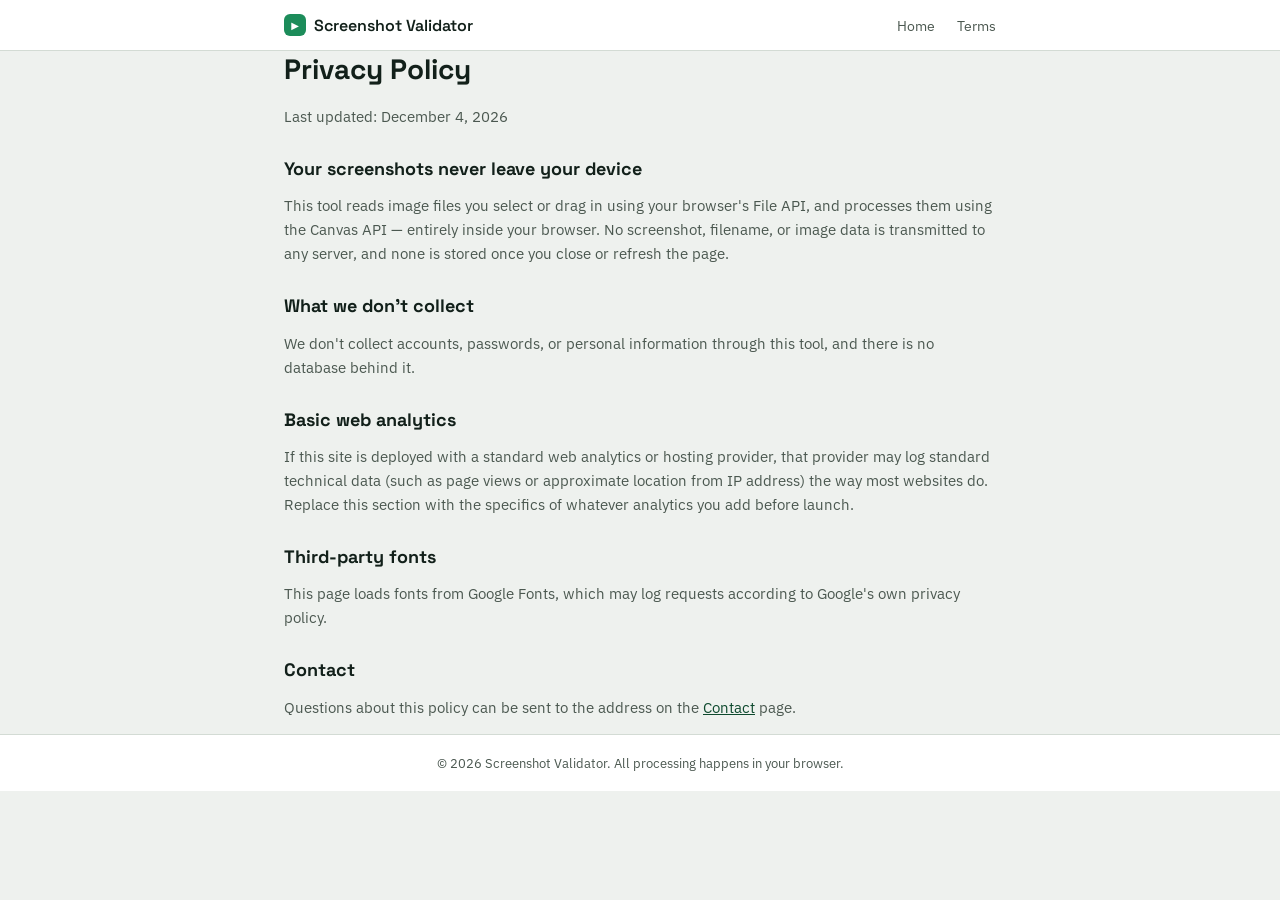
<file: privacy.html>
<!DOCTYPE html>
<html lang="en">
<head>
<meta charset="UTF-8">
<meta name="viewport" content="width=device-width, initial-scale=1.0">
<title>Privacy Policy — Google Play Screenshot Validator</title>
<meta name="description" content="Privacy policy for the Google Play Screenshot Validator. No screenshots or files are ever uploaded to a server.">
<link rel="canonical" href="https://example.com/privacy.html">
<link href="https://fonts.googleapis.com/css2?family=Space+Grotesk:wght@600&family=IBM+Plex+Sans:wght@400;600&display=swap" rel="stylesheet">
<link rel="stylesheet" href="_page.css">
</head>
<body>
<header class="site-header">
  <div class="wrap site-header-inner">
    <a class="brand" href="index.html"><span class="brand-mark">▶</span> Screenshot Validator</a>
    <nav class="site-nav">
      <a href="index.html">Home</a>
      <a href="terms.html">Terms</a>
    </nav>
  </div>
</header>
<main class="wrap">
  <h1>Privacy Policy</h1>
  <p>Last updated: <span id="d"></span></p>

  <h2>Your screenshots never leave your device</h2>
  <p>This tool reads image files you select or drag in using your browser's File API, and processes them using the Canvas API — entirely inside your browser. No screenshot, filename, or image data is transmitted to any server, and none is stored once you close or refresh the page.</p>

  <h2>What we don't collect</h2>
  <p>We don't collect accounts, passwords, or personal information through this tool, and there is no database behind it.</p>

  <h2>Basic web analytics</h2>
  <p>If this site is deployed with a standard web analytics or hosting provider, that provider may log standard technical data (such as page views or approximate location from IP address) the way most websites do. Replace this section with the specifics of whatever analytics you add before launch.</p>

  <h2>Third-party fonts</h2>
  <p>This page loads fonts from Google Fonts, which may log requests according to Google's own privacy policy.</p>

  <h2>Contact</h2>
  <p>Questions about this policy can be sent to the address on the <a href="contact.html">Contact</a> page.</p>
</main>
<footer class="site-footer">© <span id="y"></span> Screenshot Validator. All processing happens in your browser.</footer>
<script>
  document.getElementById('y').textContent = new Date().getFullYear();
  document.getElementById('d').textContent = new Date().toLocaleDateString('en-US', { year: 'numeric', month: 'long', day: 'numeric' });
</script>
</body>
</html>
</file>
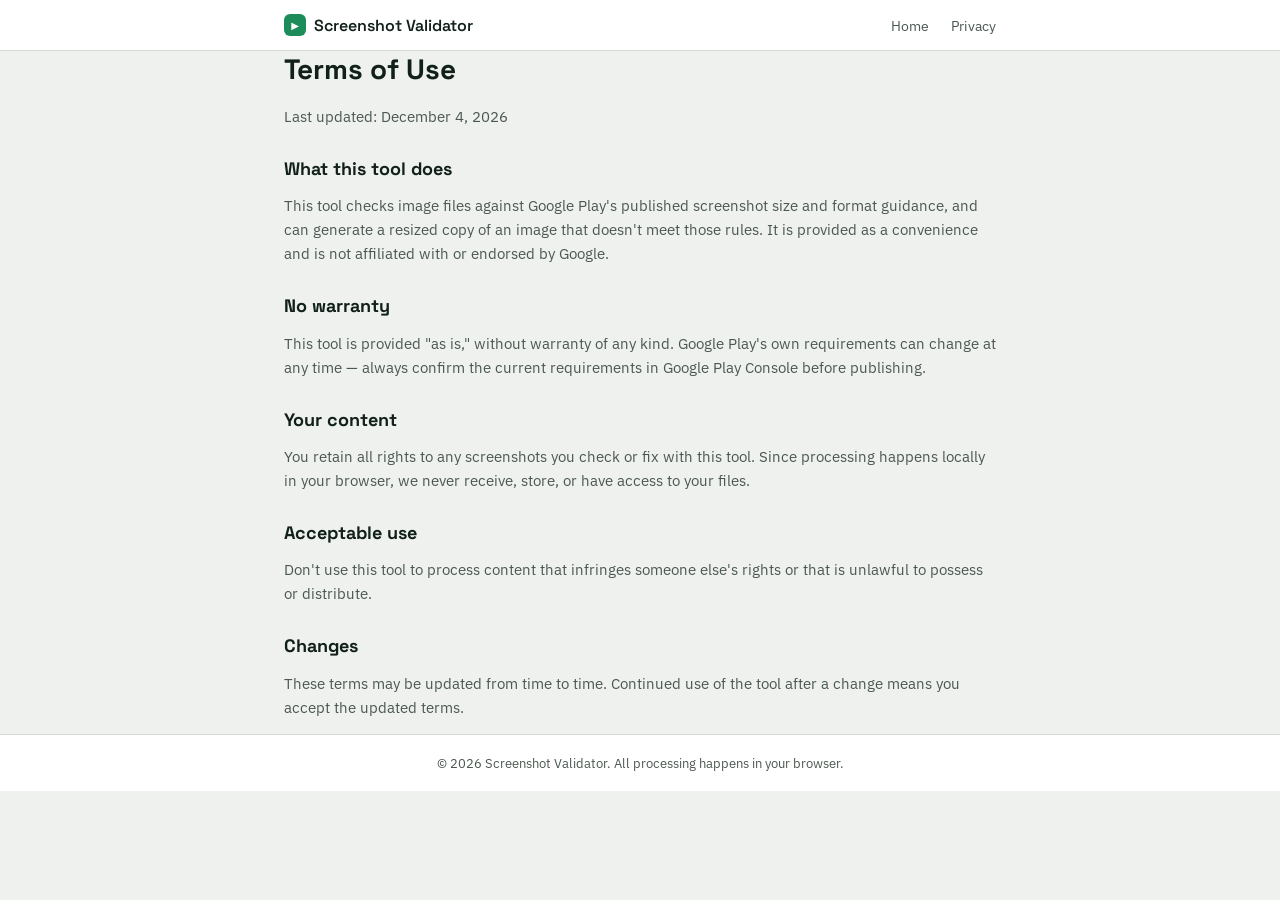
<file: terms.html>
<!DOCTYPE html>
<html lang="en">
<head>
<meta charset="UTF-8">
<meta name="viewport" content="width=device-width, initial-scale=1.0">
<title>Terms — Google Play Screenshot Validator</title>
<meta name="description" content="Terms of use for the Google Play Screenshot Validator tool.">
<link rel="canonical" href="https://example.com/terms.html">
<link href="https://fonts.googleapis.com/css2?family=Space+Grotesk:wght@600&family=IBM+Plex+Sans:wght@400;600&display=swap" rel="stylesheet">
<link rel="stylesheet" href="_page.css">
</head>
<body>
<header class="site-header">
  <div class="wrap site-header-inner">
    <a class="brand" href="index.html"><span class="brand-mark">▶</span> Screenshot Validator</a>
    <nav class="site-nav">
      <a href="index.html">Home</a>
      <a href="privacy.html">Privacy</a>
    </nav>
  </div>
</header>
<main class="wrap">
  <h1>Terms of Use</h1>
  <p>Last updated: <span id="d"></span></p>

  <h2>What this tool does</h2>
  <p>This tool checks image files against Google Play's published screenshot size and format guidance, and can generate a resized copy of an image that doesn't meet those rules. It is provided as a convenience and is not affiliated with or endorsed by Google.</p>

  <h2>No warranty</h2>
  <p>This tool is provided "as is," without warranty of any kind. Google Play's own requirements can change at any time — always confirm the current requirements in Google Play Console before publishing.</p>

  <h2>Your content</h2>
  <p>You retain all rights to any screenshots you check or fix with this tool. Since processing happens locally in your browser, we never receive, store, or have access to your files.</p>

  <h2>Acceptable use</h2>
  <p>Don't use this tool to process content that infringes someone else's rights or that is unlawful to possess or distribute.</p>

  <h2>Changes</h2>
  <p>These terms may be updated from time to time. Continued use of the tool after a change means you accept the updated terms.</p>
</main>
<footer class="site-footer">© <span id="y"></span> Screenshot Validator. All processing happens in your browser.</footer>
<script>
  document.getElementById('y').textContent = new Date().getFullYear();
  document.getElementById('d').textContent = new Date().toLocaleDateString('en-US', { year: 'numeric', month: 'long', day: 'numeric' });
</script>
</body>
</html>
</file>
<file: _page.css>
:root {
  --bg: #EEF1EE;
  --surface: #FFFFFF;
  --ink: #12201A;
  --ink-soft: #4B5850;
  --line: #D3DBD4;
  --accent: #1C8C5A;
  --accent-ink: #0E4A2E;
  --font-display: "Space Grotesk", "Segoe UI", system-ui, sans-serif;
  --font-body: "IBM Plex Sans", "Segoe UI", system-ui, sans-serif;
}
* { box-sizing: border-box; }
html, body { margin: 0; background: var(--bg); color: var(--ink); font-family: var(--font-body); }
.wrap { max-width: 760px; margin: 0 auto; padding: 0 24px; }
header.site-header { background: var(--surface); border-bottom: 1px solid var(--line); }
.site-header-inner { display: flex; align-items: center; justify-content: space-between; gap: 20px; padding: 14px 24px; flex-wrap: wrap; }
.brand { display: inline-flex; align-items: center; gap: 8px; font-family: var(--font-display); font-weight: 600; font-size: 16px; color: var(--ink); text-decoration: none; }
.brand-mark { display: inline-flex; align-items: center; justify-content: center; width: 22px; height: 22px; border-radius: 6px; background: var(--accent); color: #fff; font-size: 10px; }
.site-nav a { font-size: 13.5px; color: var(--ink-soft); text-decoration: none; margin-left: 18px; }
.site-nav a:hover { color: var(--accent-ink); }
main { padding: 40px 24px 60px; }
main h1 { font-family: var(--font-display); font-size: 28px; margin: 0 0 18px; }
main h2 { font-family: var(--font-display); font-size: 18px; margin: 28px 0 10px; }
main p, main li { font-size: 14.5px; line-height: 1.65; color: var(--ink-soft); }
main a { color: var(--accent-ink); }
footer.site-footer { background: var(--surface); border-top: 1px solid var(--line); padding: 20px 24px; text-align: center; font-size: 12.5px; color: var(--ink-soft); }
</file>
